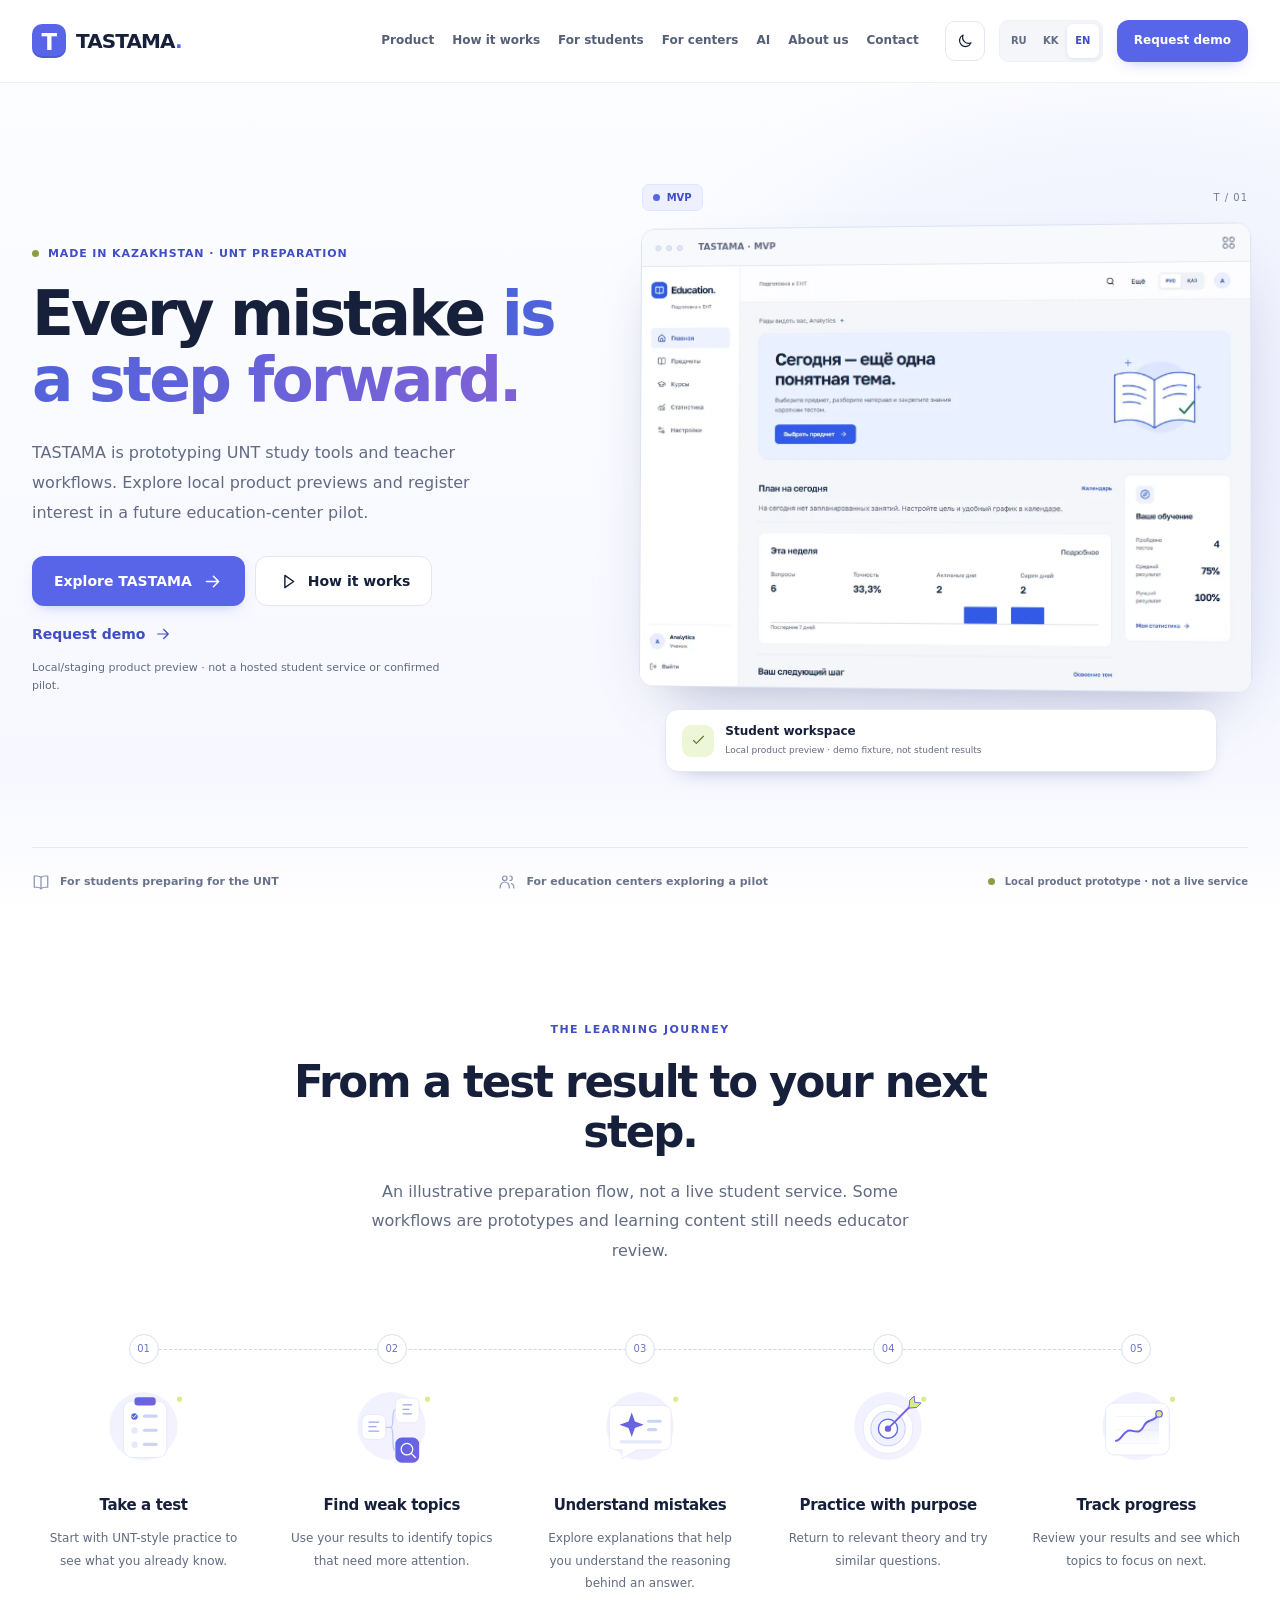
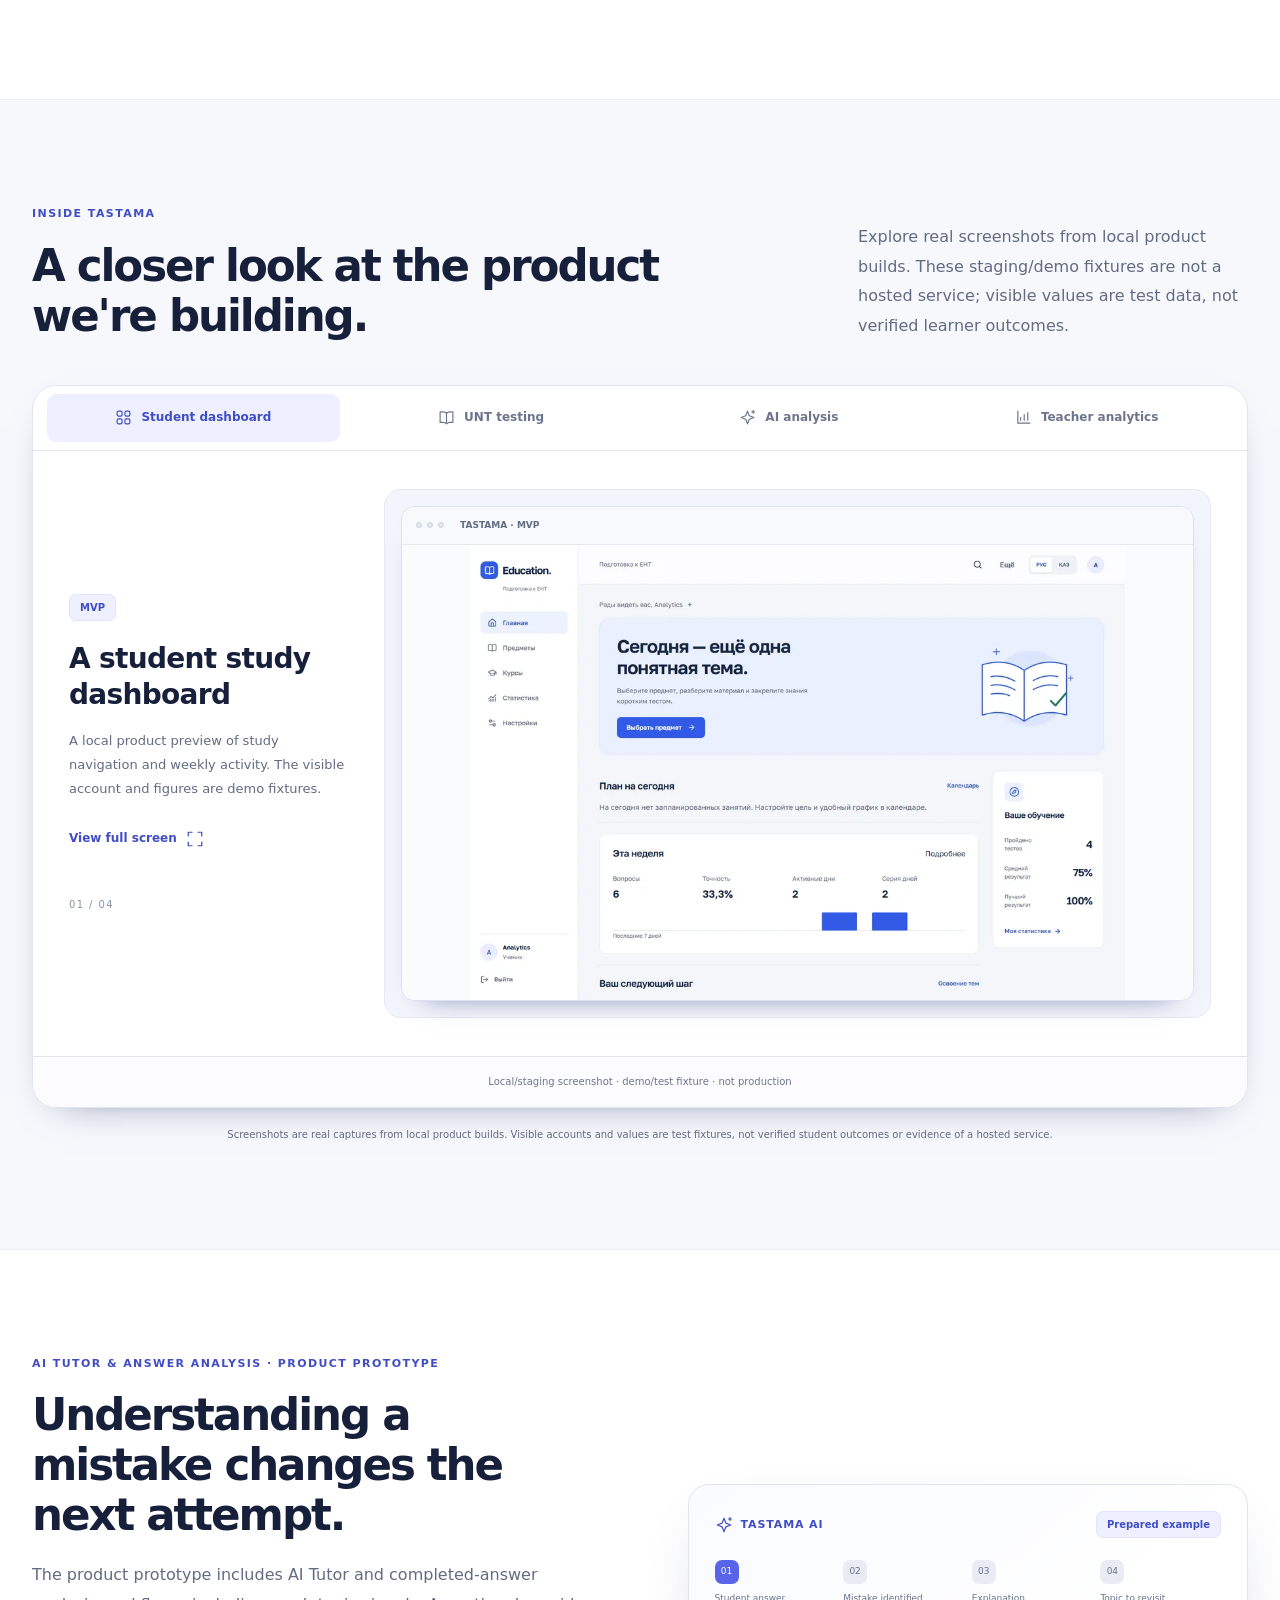
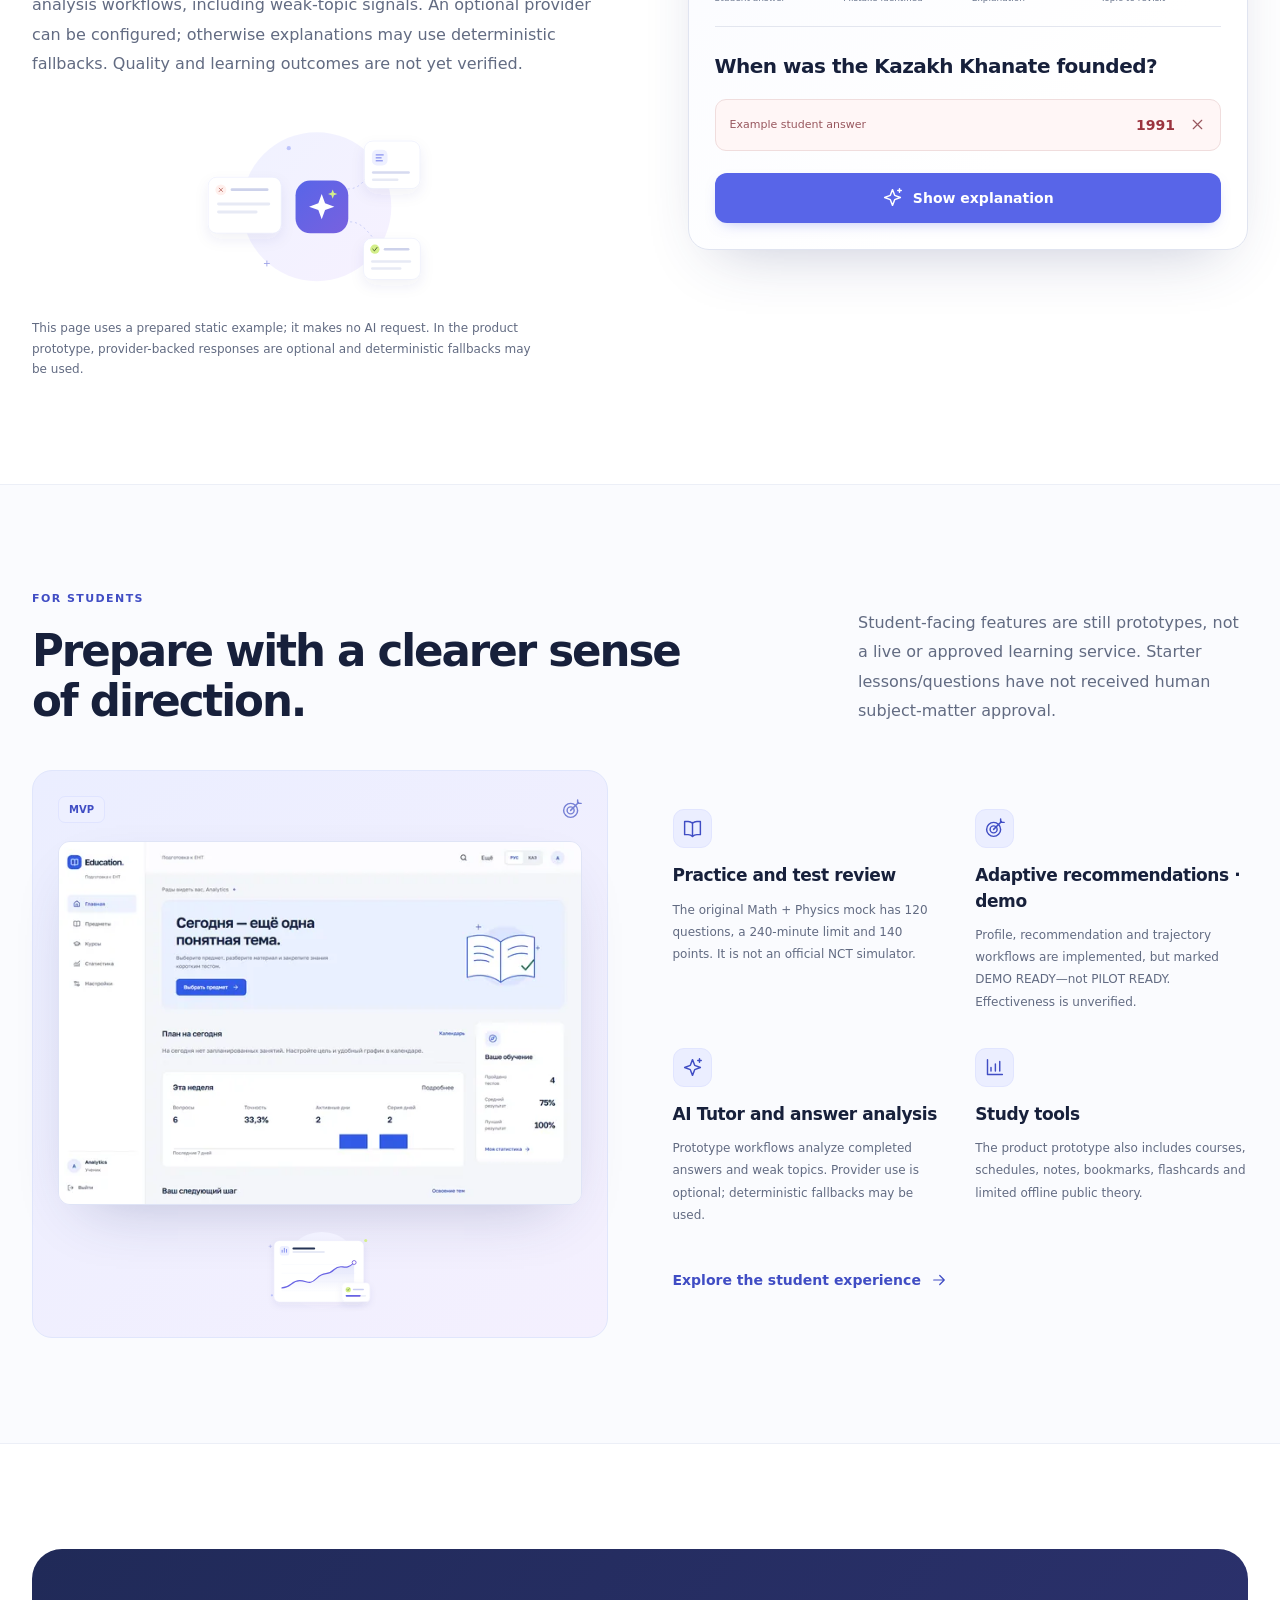
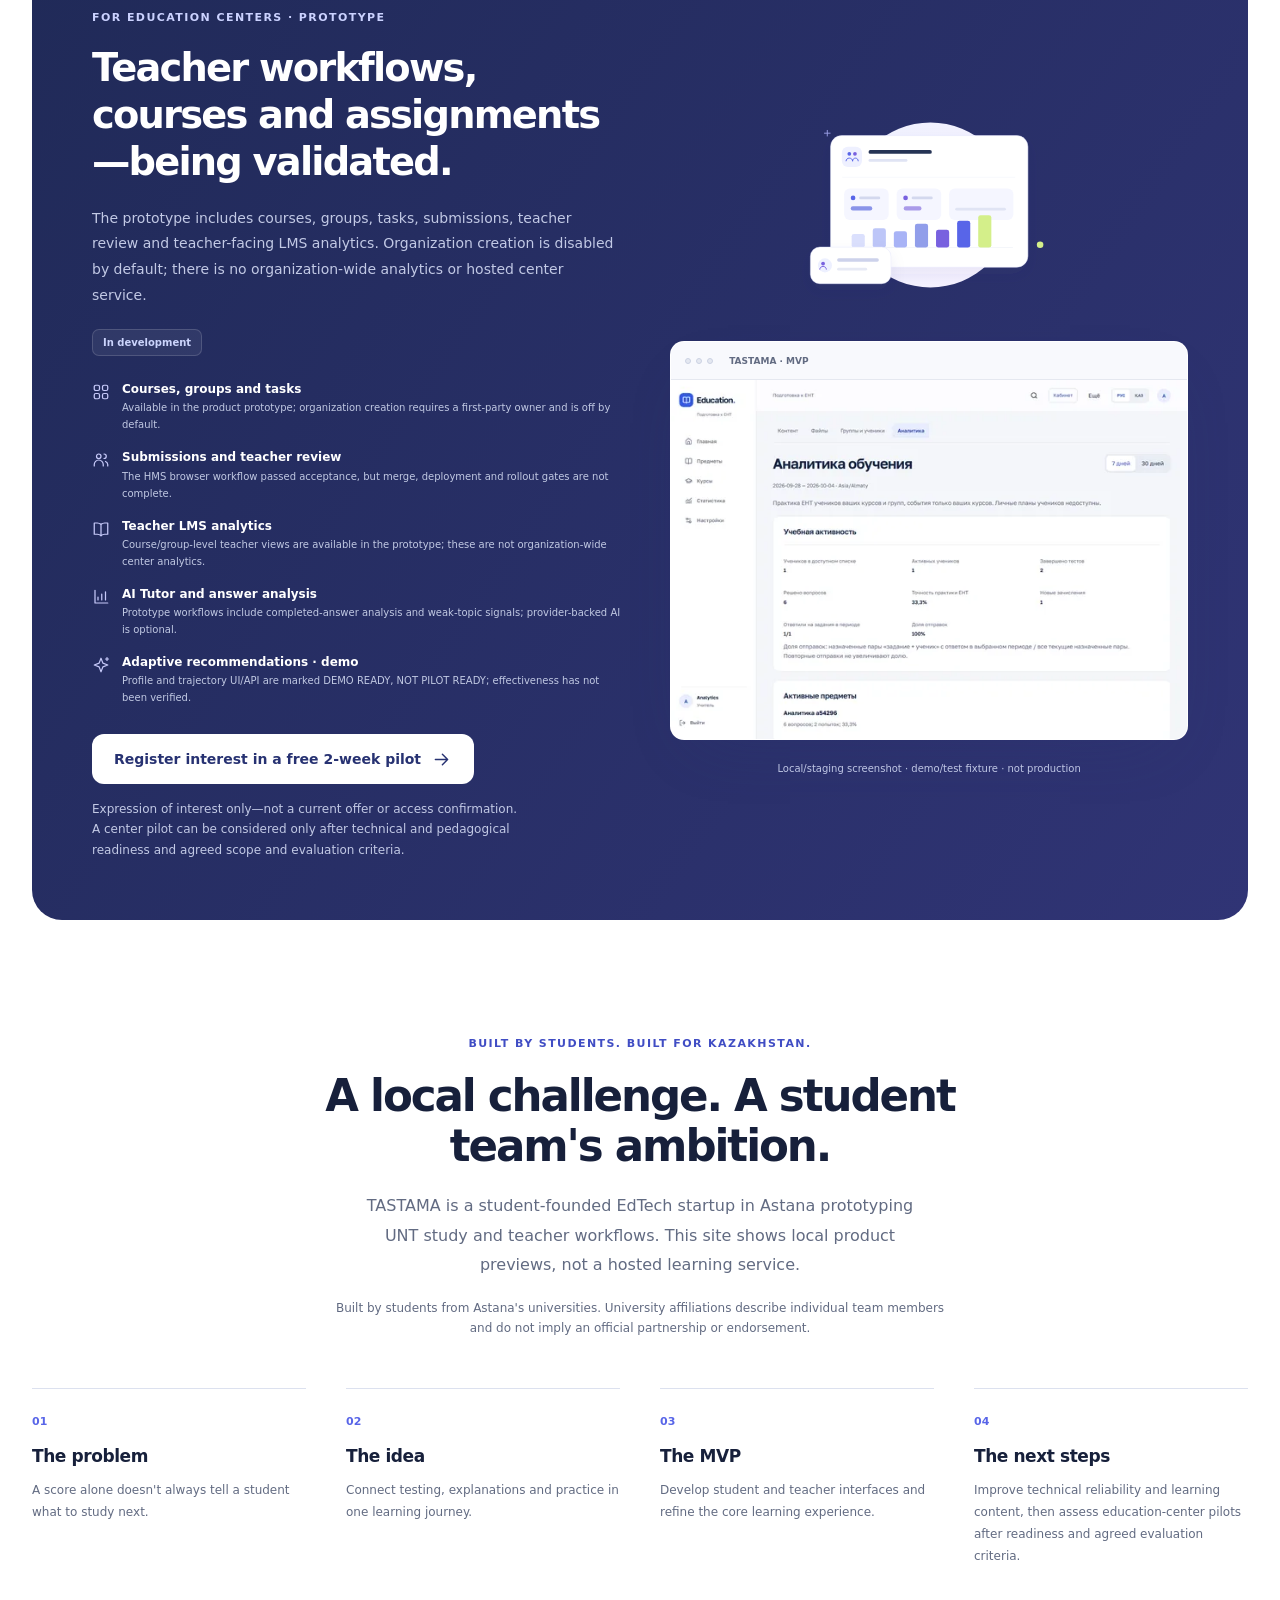
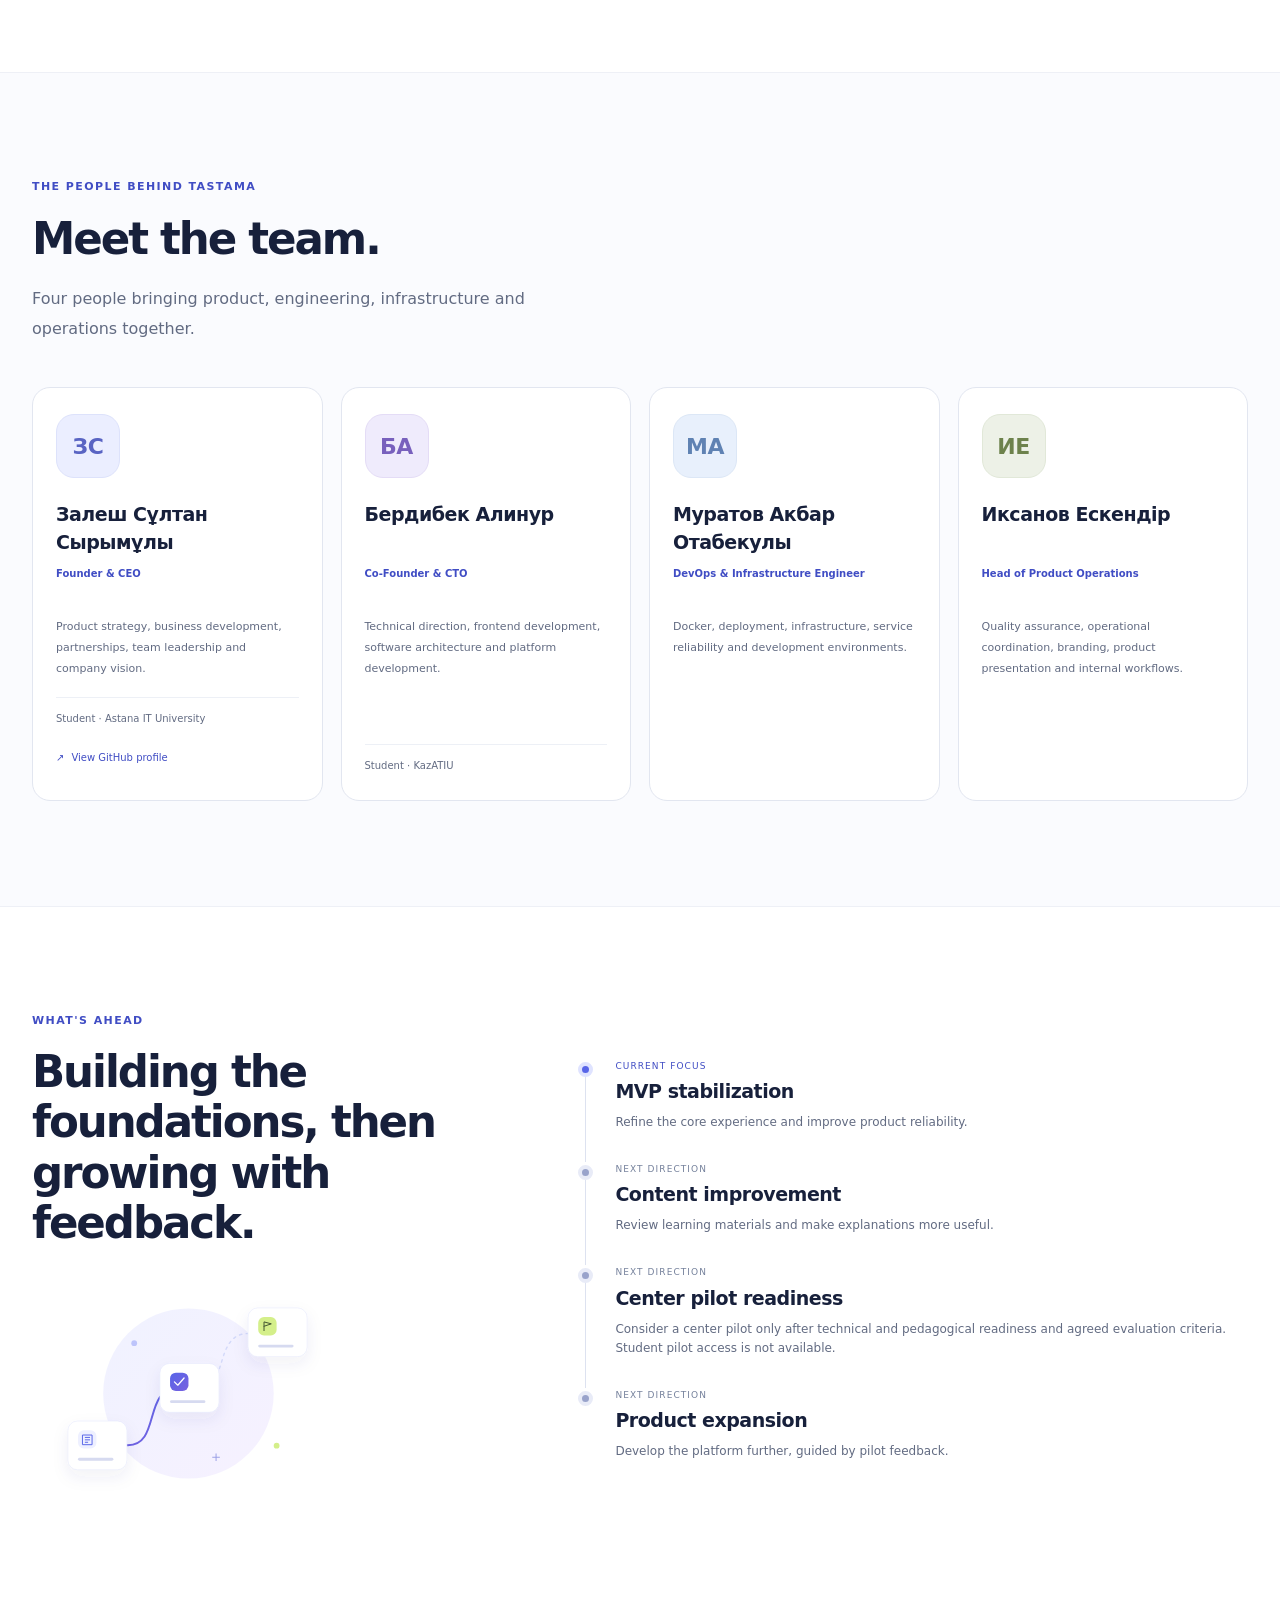
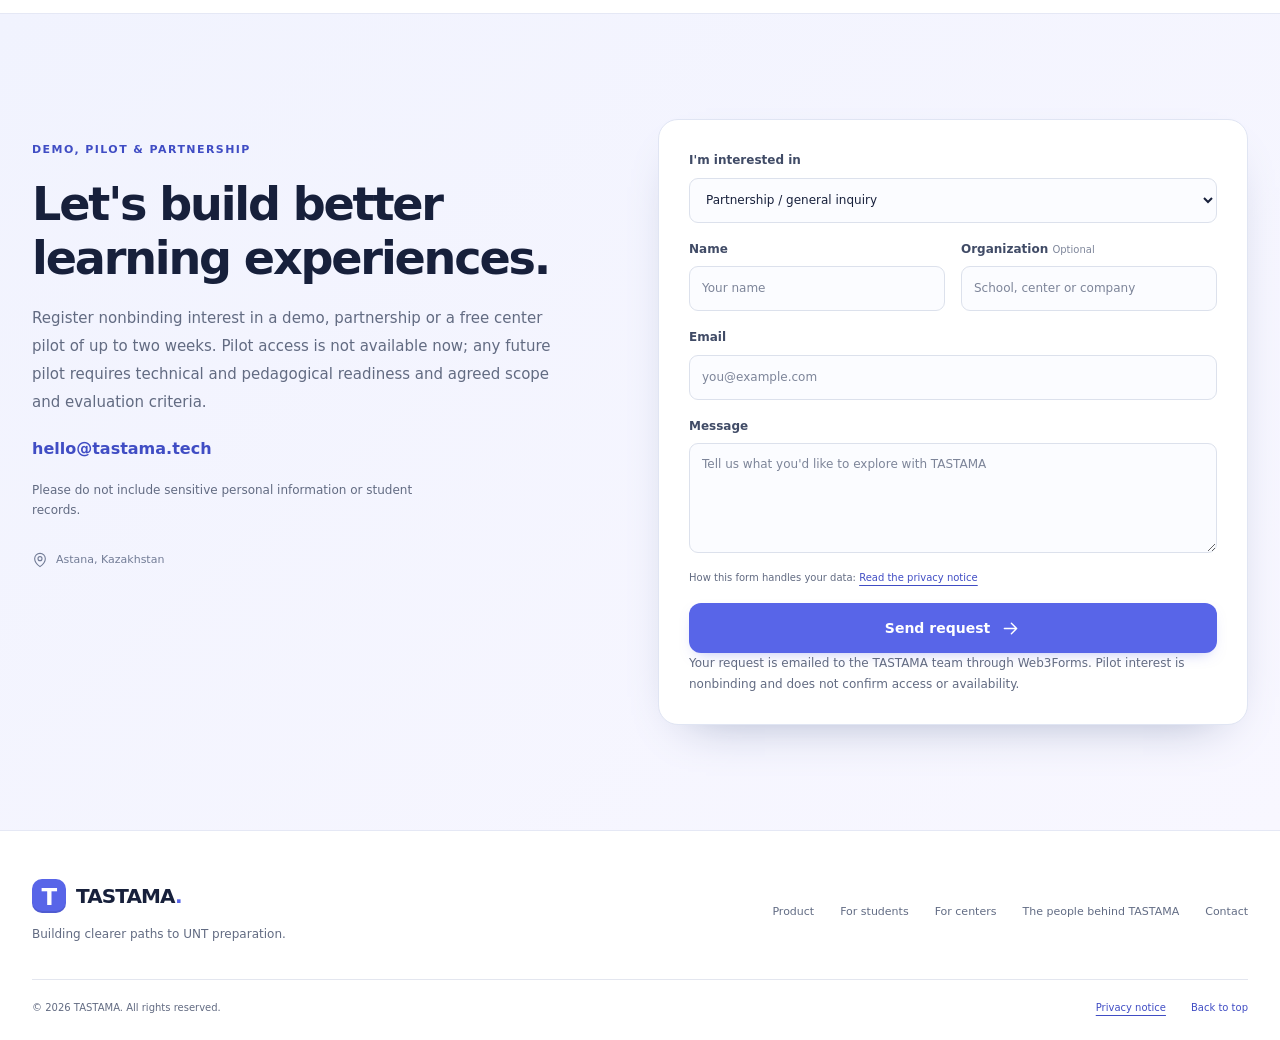
<file: index.html>
<!DOCTYPE html><html lang="en"><head>
  <meta charset="utf-8">
  <meta name="viewport" content="width=device-width, initial-scale=1">
  <title>TASTAMA — Every mistake is a step forward</title>
  <meta name="description" content="TASTAMA is prototyping UNT study and teacher tools in Kazakhstan. Explore product previews and register interest in a future education-center pilot.">
  <meta name="theme-color" content="#5865e8">
  <meta property="og:type" content="website">
  <meta property="og:site_name" content="TASTAMA">
  <meta property="og:title" content="TASTAMA — Every mistake is a step forward">
  <meta property="og:description" content="TASTAMA is prototyping UNT study and teacher tools in Kazakhstan. Explore product previews and register interest in a future education-center pilot.">
  <meta property="og:url" content="https://tastama.tech/">
  <meta property="og:locale" content="en_US">
  <meta property="og:locale:alternate" content="ru_RU">
  <meta property="og:locale:alternate" content="kk_KZ">
  <meta property="og:image" content="https://tastama.tech/assets/og-image.png">
  <meta property="og:image:width" content="1200">
  <meta property="og:image:height" content="630">
  <meta name="twitter:card" content="summary_large_image">
  <link rel="canonical" href="https://tastama.tech/">
  <link rel="alternate" hreflang="en" href="https://tastama.tech/en/">
  <link rel="alternate" hreflang="ru" href="https://tastama.tech/ru/">
  <link rel="alternate" hreflang="kk" href="https://tastama.tech/kk/">
  <link rel="alternate" hreflang="x-default" href="https://tastama.tech/">
  <link rel="icon" href="/assets/favicon.svg" type="image/svg+xml">
  <script>(function(){var t;try{localStorage.removeItem('tastama-theme');t=sessionStorage.getItem('tastama-theme')}catch(e){}if(t!=='light'&&t!=='dark')t=matchMedia('(prefers-color-scheme: dark)').matches?'dark':'light';document.documentElement.setAttribute('data-theme',t)})()</script>
  <link rel="stylesheet" href="/styles.css?v=pilot-20261109">
  <script src="/config.js?v=pilot-20261109" defer=""></script><script src="/i18n.js?v=pilot-20261109" defer=""></script><script src="/lib/site-utils.js?v=pilot-20261109" defer=""></script><script src="/script.js?v=pilot-20261109" defer=""></script>
  <script type="application/ld+json">{"@context":"https://schema.org","@type":"WebSite","name":"TASTAMA","url":"https://tastama.tech/","inLanguage":["en","ru","kk"],"about":{"@type":"Thing","name":"UNT preparation in Kazakhstan"}}</script>
<noscript><style>.menu-toggle,.theme-toggle{display:none}.mobile-menu[hidden]{display:grid!important}.product-tabs{display:none}.screen-panel[hidden]{display:block!important}.showcase-screens{display:block}.screen-panel{margin-block:16px}.screenshot-button{cursor:default}.motion-ready .reveal{opacity:1;transform:none}</style></noscript>
</head>
<body id="top">
  <a class="skip-link" href="#main" data-i18n="a11y.skip">Skip to main content</a>
  <svg class="icon-library" xmlns="http://www.w3.org/2000/svg" aria-hidden="true">
    <symbol id="i-arrow" viewBox="0 0 24 24"><path d="M5 12h14m-6-6 6 6-6 6"></path></symbol><symbol id="i-moon" viewBox="0 0 24 24"><path d="M20 14.5A8 8 0 0 1 9.5 4a8 8 0 1 0 10.5 10.5Z"></path></symbol><symbol id="i-sun" viewBox="0 0 24 24"><circle cx="12" cy="12" r="4"></circle><path d="M12 2v2m0 16v2M4.9 4.9l1.4 1.4m11.4 11.4 1.4 1.4M2 12h2m16 0h2M4.9 19.1l1.4-1.4M17.7 6.3l1.4-1.4"></path></symbol><symbol id="i-check" viewBox="0 0 24 24"><path d="m5 12 4 4L19 6"></path></symbol><symbol id="i-play" viewBox="0 0 24 24"><path d="m9 5 10 7-10 7Z"></path></symbol><symbol id="i-close" viewBox="0 0 24 24"><path d="m6 6 12 12M6 18 18 6"></path></symbol><symbol id="i-expand" viewBox="0 0 24 24"><path d="M8 3H3v5m13-5h5v5M3 16v5h5m13-5v5h-5"></path></symbol><symbol id="i-book" viewBox="0 0 24 24"><path d="M12 5v15M3 4h4c3 0 5 2 5 2s2-2 5-2h4v15h-4c-3 0-5 2-5 2s-2-2-5-2H3Z"></path></symbol><symbol id="i-chart" viewBox="0 0 24 24"><path d="M4 3v17h17M8 16v-4m5 4V8m5 8V5"></path></symbol><symbol id="i-users" viewBox="0 0 24 24"><circle cx="9" cy="7" r="3"></circle><path d="M3 20v-2a6 6 0 0 1 12 0v2m1-16a3 3 0 0 1 0 6m2 4a5 5 0 0 1 3 4v2"></path></symbol><symbol id="i-spark" viewBox="0 0 24 24"><path d="m12 3 2.5 6.5L21 12l-6.5 2.5L12 21l-2.5-6.5L3 12l6.5-2.5ZM20 2v4m-2-2h4"></path></symbol><symbol id="i-target" viewBox="0 0 24 24"><circle cx="11" cy="13" r="8"></circle><circle cx="11" cy="13" r="4"></circle><path d="m11 13 9-9m-1-3v4h4"></path></symbol><symbol id="i-grid" viewBox="0 0 24 24"><rect x="3" y="3" width="7" height="7" rx="2"></rect><rect x="14" y="3" width="7" height="7" rx="2"></rect><rect x="3" y="14" width="7" height="7" rx="2"></rect><rect x="14" y="14" width="7" height="7" rx="2"></rect></symbol><symbol id="i-mail" viewBox="0 0 24 24"><rect x="3" y="5" width="18" height="14" rx="3"></rect><path d="m3 6 9 7 9-7"></path></symbol><symbol id="i-pin" viewBox="0 0 24 24"><path d="M20 10c0 6-8 12-8 12S4 16 4 10a8 8 0 1 1 16 0Z"></path><circle cx="12" cy="10" r="3"></circle></symbol>
  </svg>
  <header class="site-header"><div class="container nav-wrap">
    <a class="brand" href="#top" data-i18n-aria="a11y.home" aria-label="TASTAMA home"><span class="brand-mark" aria-hidden="true">T</span><span>TASTAMA<span class="brand-dot" aria-hidden="true">.</span></span></a>
    <nav class="desktop-nav" data-i18n-aria="a11y.primary" aria-label="Main navigation"><a href="#product" data-i18n="nav.product">Product</a><a href="#how" data-i18n="nav.how">How it works</a><a href="#students" data-i18n="nav.students">For students</a><a href="#centers" data-i18n="nav.centers">For centers</a><a href="#ai" data-i18n="nav.ai">AI</a><a href="#about" data-i18n="nav.about">About us</a><a href="#contact" data-i18n="nav.contact">Contact</a></nav>
    <div class="nav-actions"><button class="theme-toggle" type="button" data-i18n-aria="a11y.themeDark" aria-label="Switch to dark theme"><svg class="icon i-moon" aria-hidden="true"><use href="#i-moon"></use></svg><svg class="icon i-sun" aria-hidden="true"><use href="#i-sun"></use></svg></button><div class="language-switcher" role="group" data-i18n-aria="a11y.language" aria-label="Website language"><a href="/ru/" class="lang-btn" data-lang="ru" lang="ru" aria-label="RU — Русский" aria-current="false">RU</a><a href="/kk/" class="lang-btn" data-lang="kk" lang="kk" aria-label="KK — Қазақша" aria-current="false">KK</a><a href="/en/" class="lang-btn active" data-lang="en" lang="en" aria-label="EN — English" aria-current="true">EN</a></div><a class="button button-small header-cta js-platform-link" href="#contact" data-intent="demo" data-event="request_demo" data-i18n="nav.demo">Request demo</a><button class="menu-toggle" type="button" aria-controls="mobile-menu" aria-expanded="false" data-i18n-aria="a11y.menuOpen" aria-label="Open navigation menu"><span></span><span></span></button></div>
  </div><nav class="mobile-menu" id="mobile-menu" hidden="" data-i18n-aria="a11y.primary" aria-label="Main navigation"><a href="#product" data-i18n="nav.product">Product</a><a href="#how" data-i18n="nav.how">How it works</a><a href="#students" data-i18n="nav.students">For students</a><a href="#centers" data-i18n="nav.centers">For centers</a><a href="#ai" data-i18n="nav.ai">AI</a><a href="#about" data-i18n="nav.about">About us</a><a href="#contact" data-i18n="nav.contact">Contact</a><a class="button js-platform-link" href="#contact" data-intent="demo" data-event="request_demo" data-i18n="nav.demo">Request demo</a></nav></header>
  <main id="main" tabindex="-1">
    <section class="hero" aria-labelledby="hero-title"><div class="hero-orbit" aria-hidden="true"></div><div class="container hero-grid">
      <div class="hero-copy"><p class="eyebrow hero-eyebrow"><span class="status-dot"></span><span data-i18n="hero.eyebrow">Made in Kazakhstan · UNT preparation</span></p><h1 id="hero-title"><span data-i18n="hero.title">Every mistake</span> <span class="gradient-text" data-i18n="hero.titleAccent">is a step forward.</span></h1><p class="hero-lead" data-i18n="hero.lead">TASTAMA is prototyping UNT study tools and teacher workflows. Explore local product previews and register interest in a future education-center pilot.</p><div class="hero-actions"><a class="button" href="#product" data-event="explore_product"><span data-i18n="hero.explore">Explore TASTAMA</span><svg class="icon" aria-hidden="true"><use href="#i-arrow"></use></svg></a><a class="button button-secondary" href="#how" data-event="how_it_works"><svg class="icon" aria-hidden="true"><use href="#i-play"></use></svg><span data-i18n="hero.how">How it works</span></a></div><a class="text-link js-platform-link" href="#contact" data-intent="demo" data-event="request_demo"><span data-i18n="hero.demo">Request demo</span><svg class="icon" aria-hidden="true"><use href="#i-arrow"></use></svg></a><p class="microcopy" data-i18n="hero.note">Local/staging product preview · not a hosted student service or confirmed pilot.</p></div>
      <figure class="hero-visual"><div class="visual-topline"><span class="tiny-pill"><span class="status-dot"></span><span data-i18n="common.mvp">MVP</span></span><span class="visual-index" aria-hidden="true">T / 01</span></div><div class="browser-frame hero-browser"><div class="browser-bar"><span class="browser-dots" aria-hidden="true"><i></i><i></i><i></i></span><span>TASTAMA · MVP</span><svg class="icon" aria-hidden="true"><use href="#i-grid"></use></svg></div><button class="screenshot-button" type="button" data-screen="0" data-i18n-aria="a11y.expand" aria-label="Open screenshot in full-screen view"><img src="/assets/screenshots/student-dashboard-demo-1000.webp" srcset="/assets/screenshots/student-dashboard-demo-600.webp 600w, /assets/screenshots/student-dashboard-demo-1000.webp 1000w, /assets/screenshots/student-dashboard-demo-1440.webp 1440w" sizes="(min-width:1100px) 600px, (min-width:700px) 50vw, 94vw" width="1440" height="1000" fetchpriority="high" data-i18n-alt="hero.imageAlt" alt="Student dashboard captured from a local TASTAMA product build. Visible learning statistics are demonstration data, not student outcomes."></button></div><figcaption class="hero-caption"><span class="caption-icon"><svg class="icon" aria-hidden="true"><use href="#i-check"></use></svg></span><div><strong data-i18n="hero.screenLabel">Student workspace</strong><span data-i18n="hero.screenNote">Local product preview · demo fixture, not student results</span></div></figcaption></figure>
    </div><div class="container audience-strip"><span><svg class="icon" aria-hidden="true"><use href="#i-book"></use></svg><span data-i18n="strip.students">For students preparing for the UNT</span></span><span><svg class="icon" aria-hidden="true"><use href="#i-users"></use></svg><span data-i18n="strip.centers">For education centers exploring a pilot</span></span><span class="strip-stage"><span class="status-dot"></span><span data-i18n="strip.stage">Local product prototype · not a live service</span></span></div></section>
    <section class="section how-section" id="how" aria-labelledby="how-title"><div class="container"><div class="section-heading reveal"><p class="eyebrow" data-i18n="how.eyebrow">The learning journey</p><h2 id="how-title" data-i18n="how.title">From a test result to your next step.</h2><p class="section-lead" data-i18n="how.lead">An illustrative preparation flow, not a live student service. Some workflows are prototypes and learning content still needs educator review.</p></div><ol class="steps">
      <li class="step reveal"><span class="step-index">01</span><img src="/assets/illustrations/step-test.svg" width="160" height="140" alt="" loading="lazy"><h3 data-i18n="how.s1Title">Take a test</h3><p data-i18n="how.s1Text">Start with UNT-style practice to see what you already know.</p></li><li class="step reveal"><span class="step-index">02</span><img src="/assets/illustrations/step-topics.svg" width="160" height="140" alt="" loading="lazy"><h3 data-i18n="how.s2Title">Find weak topics</h3><p data-i18n="how.s2Text">Use your results to identify topics that need more attention.</p></li><li class="step reveal"><span class="step-index">03</span><img src="/assets/illustrations/step-explain.svg" width="160" height="140" alt="" loading="lazy"><h3 data-i18n="how.s3Title">Understand mistakes</h3><p data-i18n="how.s3Text">Explore explanations that help you understand the reasoning behind an answer.</p></li><li class="step reveal"><span class="step-index">04</span><img src="/assets/illustrations/step-practice.svg" width="160" height="140" alt="" loading="lazy"><h3 data-i18n="how.s4Title">Practice with purpose</h3><p data-i18n="how.s4Text">Return to relevant theory and try similar questions.</p></li><li class="step reveal"><span class="step-index">05</span><img src="/assets/illustrations/step-progress.svg" width="160" height="140" alt="" loading="lazy"><h3 data-i18n="how.s5Title">Track progress</h3><p data-i18n="how.s5Text">Review your results and see which topics to focus on next.</p></li>
    </ol></div></section>
    <section class="section product-section" id="product" aria-labelledby="product-title"><div class="container"><div class="section-heading heading-split reveal"><div><p class="eyebrow" data-i18n="product.eyebrow">Inside TASTAMA</p><h2 id="product-title" data-i18n="product.title">A closer look at the product we're building.</h2></div><p class="section-lead" data-i18n="product.lead">Explore real screenshots from local product builds. These staging/demo fixtures are not a hosted service; visible values are test data, not verified learner outcomes.</p></div><div class="showcase reveal" data-i18n-aria="a11y.showcase" aria-label="Product screenshots"><div class="product-tabs" role="tablist" data-i18n-aria="a11y.tabs" aria-label="Choose a product screen">
      <button role="tab" type="button" id="tab-0" aria-controls="panel-0" aria-selected="true" data-tab="0"><svg class="icon" aria-hidden="true"><use href="#i-grid"></use></svg><span data-i18n="product.tab1">Student dashboard</span></button><button role="tab" type="button" id="tab-1" aria-controls="panel-1" aria-selected="false" tabindex="-1" data-tab="1"><svg class="icon" aria-hidden="true"><use href="#i-book"></use></svg><span data-i18n="product.tab2">UNT testing</span></button><button role="tab" type="button" id="tab-2" aria-controls="panel-2" aria-selected="false" tabindex="-1" data-tab="2"><svg class="icon" aria-hidden="true"><use href="#i-spark"></use></svg><span data-i18n="product.tab3">AI analysis</span></button><button role="tab" type="button" id="tab-3" aria-controls="panel-3" aria-selected="false" tabindex="-1" data-tab="3"><svg class="icon" aria-hidden="true"><use href="#i-chart"></use></svg><span data-i18n="product.tab4">Teacher analytics</span></button>
    </div><div class="showcase-body"><div class="showcase-copy"><span class="tiny-pill" data-i18n="common.mvp">MVP</span><h3 id="showcase-title" data-i18n="product.p1Title">A student study dashboard</h3><p id="showcase-description" data-i18n="product.p1Text">A local product preview of study navigation and weekly activity. The visible account and figures are demo fixtures.</p><button class="text-link" id="expand-showcase" type="button"><span data-i18n="product.expand">View full screen</span><svg class="icon" aria-hidden="true"><use href="#i-expand"></use></svg></button><span class="showcase-number" aria-hidden="true">01 / 04</span></div><div class="showcase-screens">
      <div class="screen-panel" id="panel-0" role="tabpanel" aria-labelledby="tab-0" tabindex="0"><div class="browser-frame"><div class="browser-bar"><span class="browser-dots" aria-hidden="true"><i></i><i></i><i></i></span><span>TASTAMA · MVP</span></div><button class="screenshot-button" data-screen="0" type="button" data-i18n-aria="a11y.expand" aria-label="Open screenshot in full-screen view"><img src="/assets/screenshots/student-dashboard-demo-1000.webp" srcset="/assets/screenshots/student-dashboard-demo-600.webp 600w, /assets/screenshots/student-dashboard-demo-1000.webp 1000w, /assets/screenshots/student-dashboard-demo-1440.webp 1440w" sizes="(min-width:1024px) 780px, 90vw" width="1440" height="1000" loading="lazy" data-i18n-alt="product.alt1" alt="Local TASTAMA student dashboard preview with study navigation and weekly activity; all visible account and result values are demo fixtures."></button></div></div>
      <div class="screen-panel" id="panel-1" role="tabpanel" aria-labelledby="tab-1" tabindex="0" hidden=""><div class="browser-frame"><div class="browser-bar"><span class="browser-dots" aria-hidden="true"><i></i><i></i><i></i></span><span>TASTAMA · MVP</span></div><button class="screenshot-button" data-screen="1" type="button" data-i18n-aria="a11y.expand" aria-label="Open screenshot in full-screen view"><img src="/assets/screenshots/unt-test-1000.webp" srcset="/assets/screenshots/unt-test-600.webp 600w, /assets/screenshots/unt-test-1000.webp 1000w, /assets/screenshots/unt-test-1600.webp 1600w" sizes="(min-width:1024px) 780px, 90vw" width="1200" height="900" loading="lazy" data-i18n-alt="product.alt2" alt="Prototype UNT-style practice interface, not an official NCT simulator."></button></div></div>
      <div class="screen-panel" id="panel-2" role="tabpanel" aria-labelledby="tab-2" tabindex="0" hidden=""><div class="browser-frame"><div class="browser-bar"><span class="browser-dots" aria-hidden="true"><i></i><i></i><i></i></span><span>TASTAMA · MVP</span></div><button class="screenshot-button" data-screen="2" type="button" data-i18n-aria="a11y.expand" aria-label="Open screenshot in full-screen view"><img src="/assets/screenshots/test-results-1000.webp" srcset="/assets/screenshots/test-results-600.webp 600w, /assets/screenshots/test-results-1000.webp 1000w, /assets/screenshots/test-results-1600.webp 1600w" sizes="(min-width:1024px) 780px, 90vw" width="1200" height="1240" loading="lazy" data-i18n-alt="product.alt3" alt="Archived product prototype answer review screen; it does not show a live AI response."></button></div></div>
      <div class="screen-panel" id="panel-3" role="tabpanel" aria-labelledby="tab-3" tabindex="0" hidden=""><div class="browser-frame"><div class="browser-bar"><span class="browser-dots" aria-hidden="true"><i></i><i></i><i></i></span><span>TASTAMA · MVP</span></div><button class="screenshot-button" data-screen="3" type="button" data-i18n-aria="a11y.expand" aria-label="Open screenshot in full-screen view"><img src="/assets/screenshots/teacher-lms-analytics-demo-1000.webp" srcset="/assets/screenshots/teacher-lms-analytics-demo-600.webp 600w, /assets/screenshots/teacher-lms-analytics-demo-1000.webp 1000w, /assets/screenshots/teacher-lms-analytics-demo-1440.webp 1440w" sizes="(min-width:1024px) 780px, 90vw" width="1440" height="1000" loading="lazy" data-i18n-alt="product.alt4" alt="Local teacher-facing LMS analytics screenshot for course and group activity; demo data, not organization-wide analytics."></button></div></div>
    </div></div><p class="showcase-caption" data-i18n="product.caption">Local/staging screenshot · demo/test fixture · not production</p></div><p class="asset-note" data-i18n="product.privacyNote">Screenshots are real captures from local product builds. Visible accounts and values are test fixtures, not verified student outcomes or evidence of a hosted service.</p></div></section>
    <section class="section ai-section" id="ai" aria-labelledby="ai-title"><div class="container ai-layout"><div class="ai-copy reveal"><p class="eyebrow" data-i18n="ai.eyebrow">AI Tutor &amp; answer analysis · product prototype</p><h2 id="ai-title" data-i18n="ai.title">Understanding a mistake changes the next attempt.</h2><p class="section-lead" data-i18n="ai.lead">The product prototype includes AI Tutor and completed-answer analysis workflows, including weak-topic signals. An optional provider can be configured; otherwise explanations may use deterministic fallbacks. Quality and learning outcomes are not yet verified.</p><img class="ai-illustration" src="/assets/illustrations/ai-error-analysis.svg" alt="" width="640" height="480" loading="lazy"><p class="microcopy" data-i18n="ai.note">This page uses a prepared static example; it makes no AI request. In the product prototype, provider-backed responses are optional and deterministic fallbacks may be used.</p></div><div class="ai-demo reveal"><div class="demo-topline"><span class="demo-brand"><svg class="icon" aria-hidden="true"><use href="#i-spark"></use></svg> TASTAMA AI</span><span class="tiny-pill" data-i18n="common.example">Prepared example</span></div><ol class="ai-flow"><li class="active"><span>01</span><span data-i18n="ai.step1">Student answer</span></li><li><span>02</span><span data-i18n="ai.step2">Mistake identified</span></li><li><span>03</span><span data-i18n="ai.step3">Explanation</span></li><li><span>04</span><span data-i18n="ai.step4">Topic to revisit</span></li></ol><h3 class="demo-question" data-i18n="ai.question">When was the Kazakh Khanate founded?</h3><div class="answer-card"><span data-i18n="ai.answerLabel">Example student answer</span><strong data-i18n="ai.wrong">1991</strong><svg class="icon" aria-hidden="true"><use href="#i-close"></use></svg></div><div class="ai-result" id="ai-result" hidden=""><div class="correct-answer"><svg class="icon" aria-hidden="true"><use href="#i-check"></use></svg><span data-i18n="ai.correctLabel">Correct answer</span> <span data-i18n="ai.correct">1465–1466</span></div><h4 data-i18n="ai.explainTitle">Two different historical events</h4><p data-i18n="ai.explanation">1991 refers to Kazakhstan's independence. The founding of the Kazakh Khanate is traditionally dated to 1465–1466 and associated with Kerey and Zhanibek. Separate these events on a timeline before trying again.</p><div class="topic-recommendation"><svg class="icon" aria-hidden="true"><use href="#i-book"></use></svg><div><strong data-i18n="ai.recommendTitle">What to revisit</strong><p data-i18n="ai.recommendation">The founding of the Kazakh Khanate: Kerey, Zhanibek and the historical context of the 15th century.</p></div></div><a class="demo-source" href="https://e-history.kz/en/amp/history-of-kazakhstan/show/9553" target="_blank" rel="noopener noreferrer">e-history.kz ↗</a></div><button class="button demo-reveal" id="demo-reveal" type="button" aria-expanded="false" aria-controls="ai-result"><svg class="icon" aria-hidden="true"><use href="#i-spark"></use></svg><span data-i18n="ai.reveal">Show explanation</span></button></div></div></section>
    <section class="section students-section" id="students" aria-labelledby="students-title"><div class="container"><div class="section-heading heading-split reveal"><div><p class="eyebrow" data-i18n="students.eyebrow">For students</p><h2 id="students-title" data-i18n="students.title">Prepare with a clearer sense of direction.</h2></div><p class="section-lead" data-i18n="students.lead">Student-facing features are still prototypes, not a live or approved learning service. Starter lessons/questions have not received human subject-matter approval.</p></div><div class="student-grid"><div class="student-visual reveal"><div class="student-visual-head"><span class="tiny-pill" data-i18n="common.mvp">MVP</span><svg class="icon" aria-hidden="true"><use href="#i-target"></use></svg></div><img src="/assets/screenshots/student-dashboard-demo-1000.webp" srcset="/assets/screenshots/student-dashboard-demo-600.webp 600w, /assets/screenshots/student-dashboard-demo-1000.webp 1000w, /assets/screenshots/student-dashboard-demo-1440.webp 1440w" sizes="(min-width:1024px) 550px, 90vw" width="1440" height="1000" loading="lazy" data-i18n-alt="students.imageAlt" alt="Student dashboard screenshot from a local product build; visible figures are test fixtures."><img class="progress-art" src="/assets/illustrations/student-progress.svg" width="640" height="480" loading="lazy" alt=""></div><div class="benefit-grid">
      <article class="benefit reveal"><span class="icon-tile"><svg class="icon" aria-hidden="true"><use href="#i-book"></use></svg></span><h3 data-i18n="students.f1Title">Practice and test review</h3><p data-i18n="students.f1Text">The original Math + Physics mock has 120 questions, a 240-minute limit and 140 points. It is not an official NCT simulator.</p></article><article class="benefit reveal"><span class="icon-tile"><svg class="icon" aria-hidden="true"><use href="#i-target"></use></svg></span><h3 data-i18n="students.f2Title">Adaptive recommendations · demo</h3><p data-i18n="students.f2Text">Profile, recommendation and trajectory workflows are implemented, but marked DEMO READY—not PILOT READY. Effectiveness is unverified.</p></article><article class="benefit reveal"><span class="icon-tile"><svg class="icon" aria-hidden="true"><use href="#i-spark"></use></svg></span><h3 data-i18n="students.f3Title">AI Tutor and answer analysis</h3><p data-i18n="students.f3Text">Prototype workflows analyze completed answers and weak topics. Provider use is optional; deterministic fallbacks may be used.</p></article><article class="benefit reveal"><span class="icon-tile"><svg class="icon" aria-hidden="true"><use href="#i-chart"></use></svg></span><h3 data-i18n="students.f4Title">Study tools</h3><p data-i18n="students.f4Text">The product prototype also includes courses, schedules, notes, bookmarks, flashcards and limited offline public theory.</p></article><a class="text-link" href="#product" data-event="students_showcase"><span data-i18n="students.cta">Explore the student experience</span><svg class="icon" aria-hidden="true"><use href="#i-arrow"></use></svg></a>
    </div></div></div></section>
    <section class="section centers-section" id="centers" aria-labelledby="centers-title"><div class="container centers-shell"><div class="centers-copy reveal"><p class="eyebrow" data-i18n="centers.eyebrow">For education centers · prototype</p><h2 id="centers-title" data-i18n="centers.title">Teacher workflows, courses and assignments—being validated.</h2><p class="section-lead" data-i18n="centers.lead">The prototype includes courses, groups, tasks, submissions, teacher review and teacher-facing LMS analytics. Organization creation is disabled by default; there is no organization-wide analytics or hosted center service.</p><span class="tiny-pill dark-pill" data-i18n="common.development">In development</span><ul class="center-features">
      <li><svg class="icon" aria-hidden="true"><use href="#i-grid"></use></svg><div><strong data-i18n="centers.f1Title">Courses, groups and tasks</strong><span data-i18n="centers.f1Text">Available in the product prototype; organization creation requires a first-party owner and is off by default.</span></div></li><li><svg class="icon" aria-hidden="true"><use href="#i-users"></use></svg><div><strong data-i18n="centers.f2Title">Submissions and teacher review</strong><span data-i18n="centers.f2Text">The HMS browser workflow passed acceptance, but merge, deployment and rollout gates are not complete.</span></div></li><li><svg class="icon" aria-hidden="true"><use href="#i-book"></use></svg><div><strong data-i18n="centers.f3Title">Teacher LMS analytics</strong><span data-i18n="centers.f3Text">Course/group-level teacher views are available in the prototype; these are not organization-wide center analytics.</span></div></li><li><svg class="icon" aria-hidden="true"><use href="#i-chart"></use></svg><div><strong data-i18n="centers.f4Title">AI Tutor and answer analysis</strong><span data-i18n="centers.f4Text">Prototype workflows include completed-answer analysis and weak-topic signals; provider-backed AI is optional.</span></div></li><li><svg class="icon" aria-hidden="true"><use href="#i-spark"></use></svg><div><strong data-i18n="centers.f5Title">Adaptive recommendations · demo</strong><span data-i18n="centers.f5Text">Profile and trajectory UI/API are marked DEMO READY, NOT PILOT READY; effectiveness has not been verified.</span></div></li>
    </ul><a class="button button-light" href="#contact" data-intent="pilot" data-event="pilot_application"><span data-i18n="centers.cta">Register interest in a free 2-week pilot</span><svg class="icon" aria-hidden="true"><use href="#i-arrow"></use></svg></a><p class="microcopy" data-i18n="centers.note">Expression of interest only—not a current offer or access confirmation. A center pilot can be considered only after technical and pedagogical readiness and agreed scope and evaluation criteria.</p></div><div class="centers-visual reveal"><img src="/assets/illustrations/teacher-analytics.svg" width="640" height="480" loading="lazy" alt=""><div class="browser-frame"><div class="browser-bar"><span class="browser-dots" aria-hidden="true"><i></i><i></i><i></i></span><span>TASTAMA · MVP</span></div><button class="screenshot-button" type="button" data-screen="3" data-i18n-aria="a11y.expand" aria-label="Open screenshot in full-screen view"><img src="/assets/screenshots/teacher-lms-analytics-demo-1000.webp" srcset="/assets/screenshots/teacher-lms-analytics-demo-600.webp 600w, /assets/screenshots/teacher-lms-analytics-demo-1000.webp 1000w, /assets/screenshots/teacher-lms-analytics-demo-1440.webp 1440w" sizes="(min-width:1024px) 580px, 90vw" width="1440" height="1000" loading="lazy" data-i18n-alt="centers.imageAlt" alt="Local teacher-facing LMS analytics screenshot with demo data; not organization-wide analytics and not a production service."></button></div><p data-i18n="product.caption">Local/staging screenshot · demo/test fixture · not production</p></div></div></section>
    <section class="section about-section" id="about" aria-labelledby="about-title"><div class="container"><div class="about-heading reveal"><p class="eyebrow" data-i18n="about.eyebrow">Built by students. Built for Kazakhstan.</p><h2 id="about-title" data-i18n="about.title">A local challenge. A student team's ambition.</h2><p class="section-lead" data-i18n="about.lead">TASTAMA is a student-founded EdTech startup in Astana prototyping UNT study and teacher workflows. This site shows local product previews, not a hosted learning service.</p><p class="microcopy" data-i18n="about.universityNote">Built by students from Astana's universities. University affiliations describe individual team members and do not imply an official partnership or endorsement.</p></div><ol class="story-line"><li class="reveal"><span>01</span><h3 data-i18n="about.s1Title">The problem</h3><p data-i18n="about.s1Text">A score alone doesn't always tell a student what to study next.</p></li><li class="reveal"><span>02</span><h3 data-i18n="about.s2Title">The idea</h3><p data-i18n="about.s2Text">Connect testing, explanations and practice in one learning journey.</p></li><li class="reveal"><span>03</span><h3 data-i18n="about.s3Title">The MVP</h3><p data-i18n="about.s3Text">Develop student and teacher interfaces and refine the core learning experience.</p></li><li class="reveal"><span>04</span><h3 data-i18n="about.s4Title">The next steps</h3><p data-i18n="about.s4Text">Improve technical reliability and learning content, then assess education-center pilots after readiness and agreed evaluation criteria.</p></li></ol></div></section>
    <section class="section team-section" id="team" aria-labelledby="team-title"><div class="container"><div class="section-heading reveal"><p class="eyebrow" data-i18n="team.eyebrow">The people behind TASTAMA</p><h2 id="team-title" data-i18n="team.title">Meet the team.</h2><p class="section-lead" data-i18n="team.lead">Four people bringing product, engineering, infrastructure and operations together.</p></div><div class="team-grid" id="team-grid">
      <article class="team-card reveal"><div class="team-avatar" aria-hidden="true">ЗС</div><h3>Залеш Сұлтан Сырымұлы</h3><p class="team-role" data-i18n="team.role1">Founder &amp; CEO</p><p class="team-bio" data-i18n="team.bio1">Product strategy, business development, partnerships, team leadership and company vision.</p><p class="team-university" data-i18n="team.university1">Student · Astana IT University</p><a class="team-social" href="https://github.com/ZaleshSultan" target="_blank" rel="noopener noreferrer"><span aria-hidden="true">↗</span><span data-i18n="team.github">View GitHub profile</span></a></article><article class="team-card reveal"><div class="team-avatar avatar-two" aria-hidden="true">БА</div><h3>Бердибек Алинур</h3><p class="team-role" data-i18n="team.role2">Co-Founder &amp; CTO</p><p class="team-bio" data-i18n="team.bio2">Technical direction, frontend development, software architecture and platform development.</p><p class="team-university" data-i18n="team.university2">Student · KazATIU</p></article><article class="team-card reveal"><div class="team-avatar avatar-three" aria-hidden="true">МА</div><h3>Муратов Акбар Отабекулы</h3><p class="team-role" data-i18n="team.role3">DevOps &amp; Infrastructure Engineer</p><p class="team-bio" data-i18n="team.bio3">Docker, deployment, infrastructure, service reliability and development environments.</p></article><article class="team-card reveal"><div class="team-avatar avatar-four" aria-hidden="true">ИЕ</div><h3>Иксанов Ескендір</h3><p class="team-role" data-i18n="team.role4">Head of Product Operations</p><p class="team-bio" data-i18n="team.bio4">Quality assurance, operational coordination, branding, product presentation and internal workflows.</p></article>
    </div></div></section>
    <section class="section roadmap-section" id="roadmap" aria-labelledby="roadmap-title"><div class="container roadmap-layout"><div class="reveal"><p class="eyebrow" data-i18n="roadmap.eyebrow">What's ahead</p><h2 id="roadmap-title" data-i18n="roadmap.title">Building the foundations, then growing with feedback.</h2><img src="/assets/illustrations/study-roadmap.svg" width="640" height="480" alt="" loading="lazy"></div><ol class="roadmap"><li class="reveal"><span class="roadmap-dot"></span><div><span class="roadmap-status" data-i18n="roadmap.current">Current focus</span><h3 data-i18n="roadmap.s1Title">MVP stabilization</h3><p data-i18n="roadmap.s1Text">Refine the core experience and improve product reliability.</p></div></li><li class="reveal"><span class="roadmap-dot"></span><div><span class="roadmap-status" data-i18n="roadmap.next">Next direction</span><h3 data-i18n="roadmap.s2Title">Content improvement</h3><p data-i18n="roadmap.s2Text">Review learning materials and make explanations more useful.</p></div></li><li class="reveal"><span class="roadmap-dot"></span><div><span class="roadmap-status" data-i18n="roadmap.next">Next direction</span><h3 data-i18n="roadmap.s3Title">Center pilot readiness</h3><p data-i18n="roadmap.s3Text">Consider a center pilot only after technical and pedagogical readiness and agreed evaluation criteria. Student pilot access is not available.</p></div></li><li class="reveal"><span class="roadmap-dot"></span><div><span class="roadmap-status" data-i18n="roadmap.next">Next direction</span><h3 data-i18n="roadmap.s4Title">Product expansion</h3><p data-i18n="roadmap.s4Text">Develop the platform further, guided by pilot feedback.</p></div></li></ol></div></section>
    <section class="section contact-section" id="contact" aria-labelledby="contact-title"><div class="container contact-layout"><div class="contact-copy reveal"><p class="eyebrow" data-i18n="contact.eyebrow">Demo, pilot &amp; partnership</p><h2 id="contact-title" data-i18n="contact.title">Let's build better learning experiences.</h2><p class="section-lead" data-i18n="contact.lead">Register nonbinding interest in a demo, partnership or a free center pilot of up to two weeks. Pilot access is not available now; any future pilot requires technical and pedagogical readiness and agreed scope and evaluation criteria.</p><div class="contact-notice" id="contact-notice"><svg class="icon" aria-hidden="true"><use href="#i-mail"></use></svg><p data-i18n="contact.notice">Sending is not connected yet. This form prepares a draft; it does not submit your request to TASTAMA.</p></div><a class="verified-email" id="verified-email" hidden=""></a><p class="microcopy" data-i18n="contact.noSensitive">Please do not include sensitive personal information or student records.</p><span class="contact-location"><svg class="icon" aria-hidden="true"><use href="#i-pin"></use></svg><span data-i18n="footer.location">Astana, Kazakhstan</span></span></div><form class="contact-form reveal" id="contact-form" novalidate=""><fieldset id="contact-fields" disabled="">
      <div class="form-field"><label for="contact-intent" data-i18n="contact.intentLabel">I'm interested in</label><select id="contact-intent" name="intent"><option value="general" data-i18n="contact.intentGeneral">Partnership / general inquiry</option><option value="demo" data-i18n="contact.intentDemo">Product demo</option><option value="pilot" data-i18n="contact.intentPilot">Free center pilot up to 2 weeks · expression of interest</option></select></div><div class="form-row"><div class="form-field"><label for="contact-name" data-i18n="contact.name">Name</label><input id="contact-name" name="name" type="text" autocomplete="name" required="" minlength="2" maxlength="100" data-i18n-placeholder="contact.namePlaceholder" placeholder="Your name" aria-describedby="error-name"><span class="field-error" id="error-name"></span></div><div class="form-field"><label for="contact-organization"><span data-i18n="contact.organization">Organization</span> <span class="optional" data-i18n="contact.optional">Optional</span></label><input id="contact-organization" name="organization" type="text" autocomplete="organization" maxlength="160" data-i18n-placeholder="contact.organizationPlaceholder" placeholder="School, center or company" aria-describedby="error-organization"><span class="field-error" id="error-organization"></span></div></div><div class="form-field"><label for="contact-email" data-i18n="contact.email">Email</label><input id="contact-email" name="email" type="email" autocomplete="email" required="" maxlength="254" data-i18n-placeholder="contact.emailPlaceholder" placeholder="you@example.com" aria-describedby="error-email"><span class="field-error" id="error-email"></span></div><div class="form-field"><label for="contact-message" data-i18n="contact.message">Message</label><textarea id="contact-message" name="message" rows="4" required="" minlength="10" maxlength="3000" data-i18n-placeholder="contact.messagePlaceholder" placeholder="Tell us what you'd like to explore with TASTAMA" aria-describedby="error-message"></textarea><span class="field-error" id="error-message"></span></div><div class="honeypot" aria-hidden="true"><label for="contact-website">Website</label><input id="contact-website" name="website" type="text" tabindex="-1" autocomplete="off"></div><p class="form-privacy"><span data-i18n="contact.privacyIntro">How this form handles your data:</span> <button type="button" class="inline-link" data-open-privacy="" data-i18n="contact.privacyLink">Read the privacy notice</button></p><button class="button form-submit" type="submit"><span data-i18n="contact.submit">Prepare request</span><svg class="icon" aria-hidden="true"><use href="#i-arrow"></use></svg></button><p class="form-status" id="form-status" role="status" aria-live="polite"></p><div class="draft-result" id="draft-result" hidden=""><textarea id="request-draft" rows="6" readonly="" data-i18n-aria="contact.draftLabel" aria-label="Request draft — not sent"></textarea><div class="draft-actions"><button class="button button-secondary" id="copy-draft" type="button" data-i18n="contact.copy">Copy draft</button><button class="button button-secondary" id="download-draft" type="button" data-i18n="contact.download">Download draft</button><a class="button" id="mailto-draft" hidden="" data-i18n="contact.openEmail">Open email draft</a></div></div><p class="microcopy" data-i18n="contact.dataNote">Your draft stays in this page until you copy, download or open it in an email app. The form does not automatically send or store it on a server.</p><noscript><p data-i18n="contact.noScript">Enable JavaScript to prepare a local draft. Nothing is sent automatically.</p></noscript></fieldset>
    </form></div></section>
  </main>
  <footer class="site-footer"><div class="container footer-top"><div><a class="brand" href="#top" data-i18n-aria="a11y.home" aria-label="TASTAMA home"><span class="brand-mark" aria-hidden="true">T</span><span>TASTAMA<span class="brand-dot" aria-hidden="true">.</span></span></a><p data-i18n="footer.tagline">Building clearer paths to UNT preparation.</p></div><nav data-i18n-aria="a11y.footer" aria-label="Footer navigation"><a href="#product" data-i18n="nav.product">Product</a><a href="#students" data-i18n="nav.students">For students</a><a href="#centers" data-i18n="nav.centers">For centers</a><a href="#team" data-i18n="team.eyebrow">The people behind TASTAMA</a><a href="#contact" data-i18n="nav.contact">Contact</a></nav></div><div class="container footer-bottom"><span>© <span id="year">2026</span> TASTAMA. <span data-i18n="footer.copyright">All rights reserved.</span></span><button type="button" class="inline-link" data-open-privacy="" data-i18n="footer.privacy">Privacy notice</button><a href="#top" data-i18n="footer.top">Back to top</a></div></footer>
  <dialog class="image-dialog" id="image-dialog" aria-labelledby="image-title"><div class="image-dialog-toolbar"><h2 id="image-title">TASTAMA · MVP</h2><button type="button" class="icon-button" data-close-dialog="" data-i18n-aria="a11y.close" aria-label="Close dialog"><svg class="icon" aria-hidden="true"><use href="#i-close"></use></svg></button></div><div class="image-dialog-content"><img id="dialog-image" alt=""></div><div class="image-dialog-bottom"><button type="button" class="icon-button" id="previous-screen" data-i18n-aria="a11y.previous" aria-label="Previous screenshot"><svg class="icon" aria-hidden="true"><use href="#i-arrow"></use></svg></button><p data-i18n="product.caption">Local/staging screenshot · demo/test fixture · not production</p><button type="button" class="icon-button" id="next-screen" data-i18n-aria="a11y.next" aria-label="Next screenshot"><svg class="icon" aria-hidden="true"><use href="#i-arrow"></use></svg></button></div></dialog>
  <dialog class="privacy-dialog" id="privacy-dialog" aria-labelledby="privacy-title"><div class="privacy-toolbar"><h2 id="privacy-title" data-i18n="privacy.title">Privacy notice</h2><button type="button" class="icon-button" data-close-dialog="" data-i18n-aria="privacy.close" aria-label="Close privacy notice"><svg class="icon" aria-hidden="true"><use href="#i-close"></use></svg></button></div><p data-i18n="privacy.intro">This notice describes how this public TASTAMA website handles information. It covers the marketing website, not the learning platform.</p><h3 data-i18n="privacy.websiteTitle">Using the website</h3><p data-i18n="privacy.websiteText">You can explore the website without an account. This website does not ask for student records, test responses or payment information.</p><h3 data-i18n="privacy.formTitle">Contact drafts</h3><p data-i18n="privacy.formText">The contact form prepares a draft in your browser. Automatic sending is not connected. Copying or downloading a draft saves it where you choose. If a verified email address is configured later, the form can open a draft in your email app; you decide whether to send it.</p><h3 data-i18n="privacy.storageTitle">Browser storage</h3><p data-i18n="privacy.storageText">The website stores your chosen language in your browser's local storage, where available. Form drafts are not saved in local storage. You can remove the language preference by clearing this website's browser data.</p><h3 data-i18n="privacy.analyticsTitle">Analytics</h3><p data-i18n="privacy.analyticsText">No third-party analytics or tracking cookies are included. Interaction events are prepared locally for future integration and are not transmitted to an analytics service.</p><h3 data-i18n="privacy.hostingTitle">Hosting</h3><p data-i18n="privacy.hostingText">Your browser requests this page and its assets from the website's host. The host can process technical request data, including an IP address, under its own policies.</p><h3 data-i18n="privacy.contactTitle">Contact channel</h3><p id="privacy-contact" data-i18n="privacy.contactText">A corporate contact email has not yet been verified. The website will connect a contact channel after it has been checked. Until then, prepared drafts are not delivered to the team.</p><button class="button" type="button" data-close-dialog="" data-i18n="privacy.close">Close privacy notice</button></dialog>


</body></html>
</file>
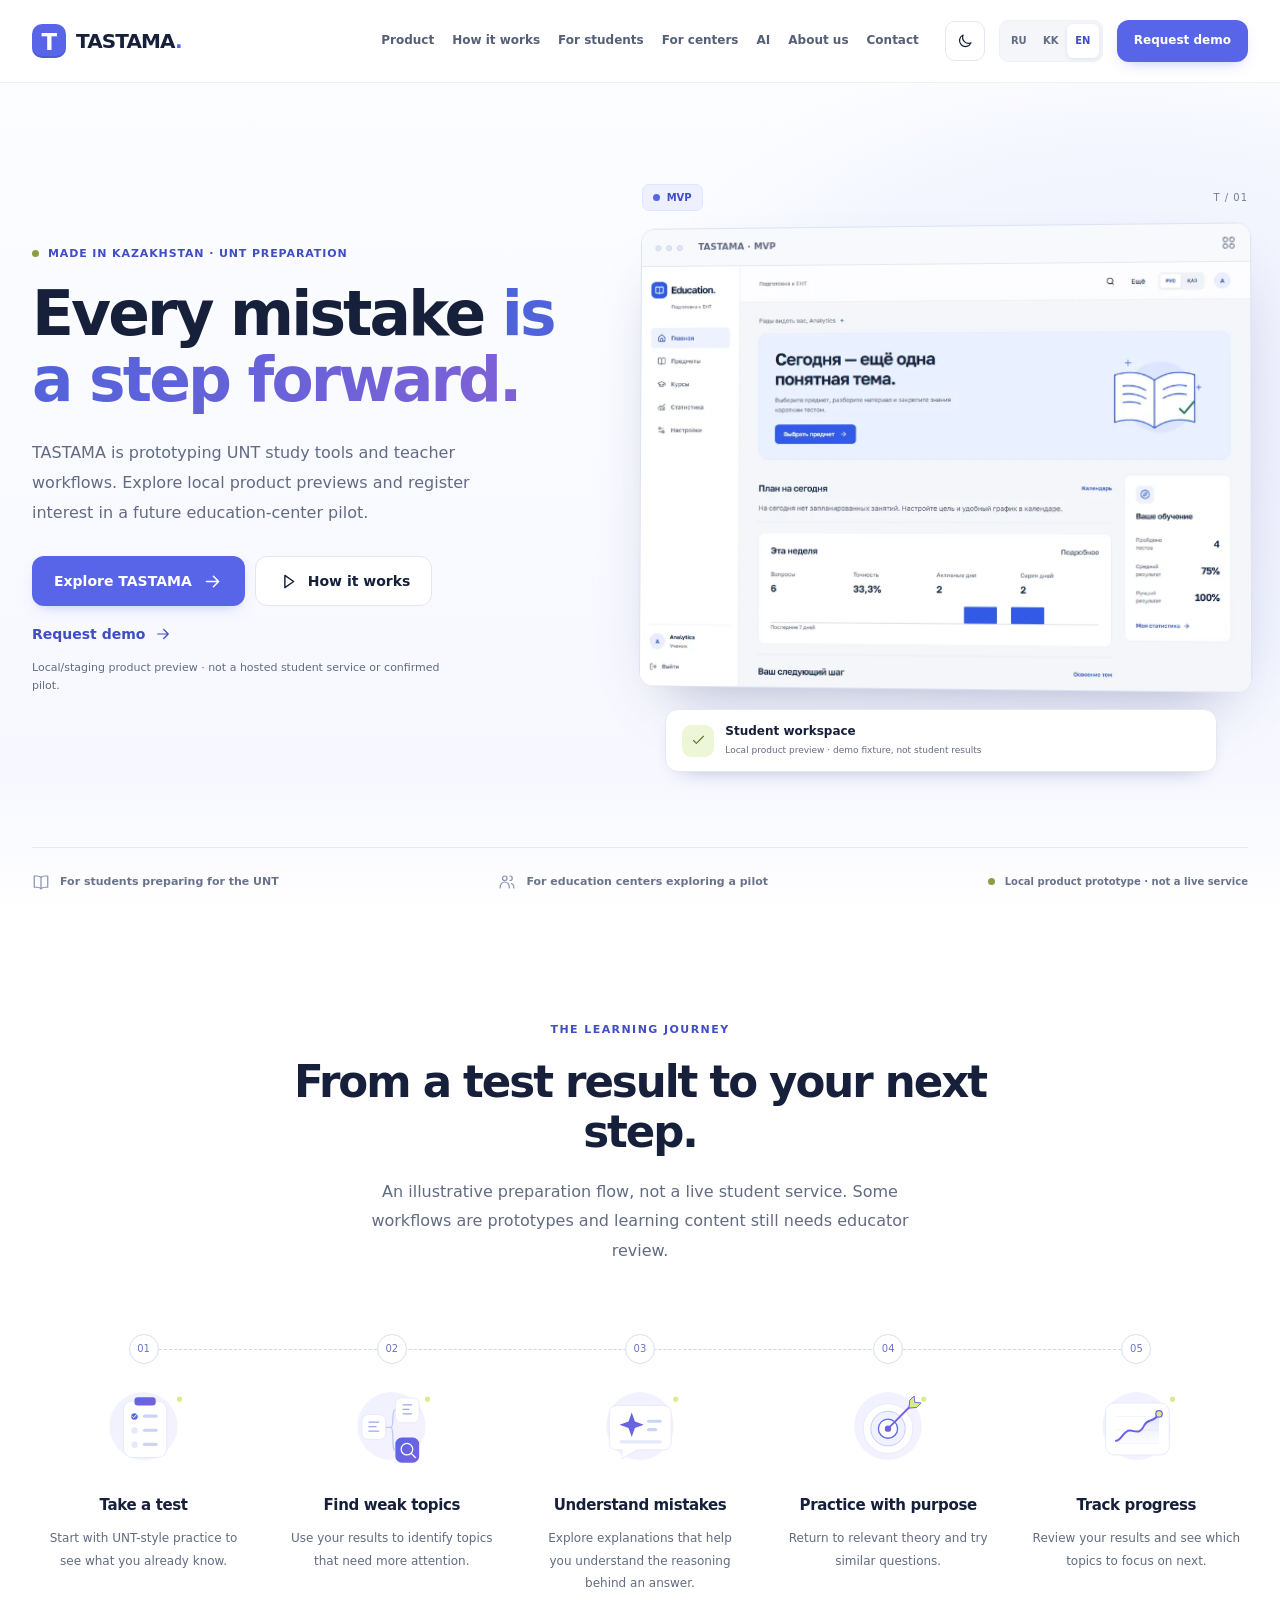
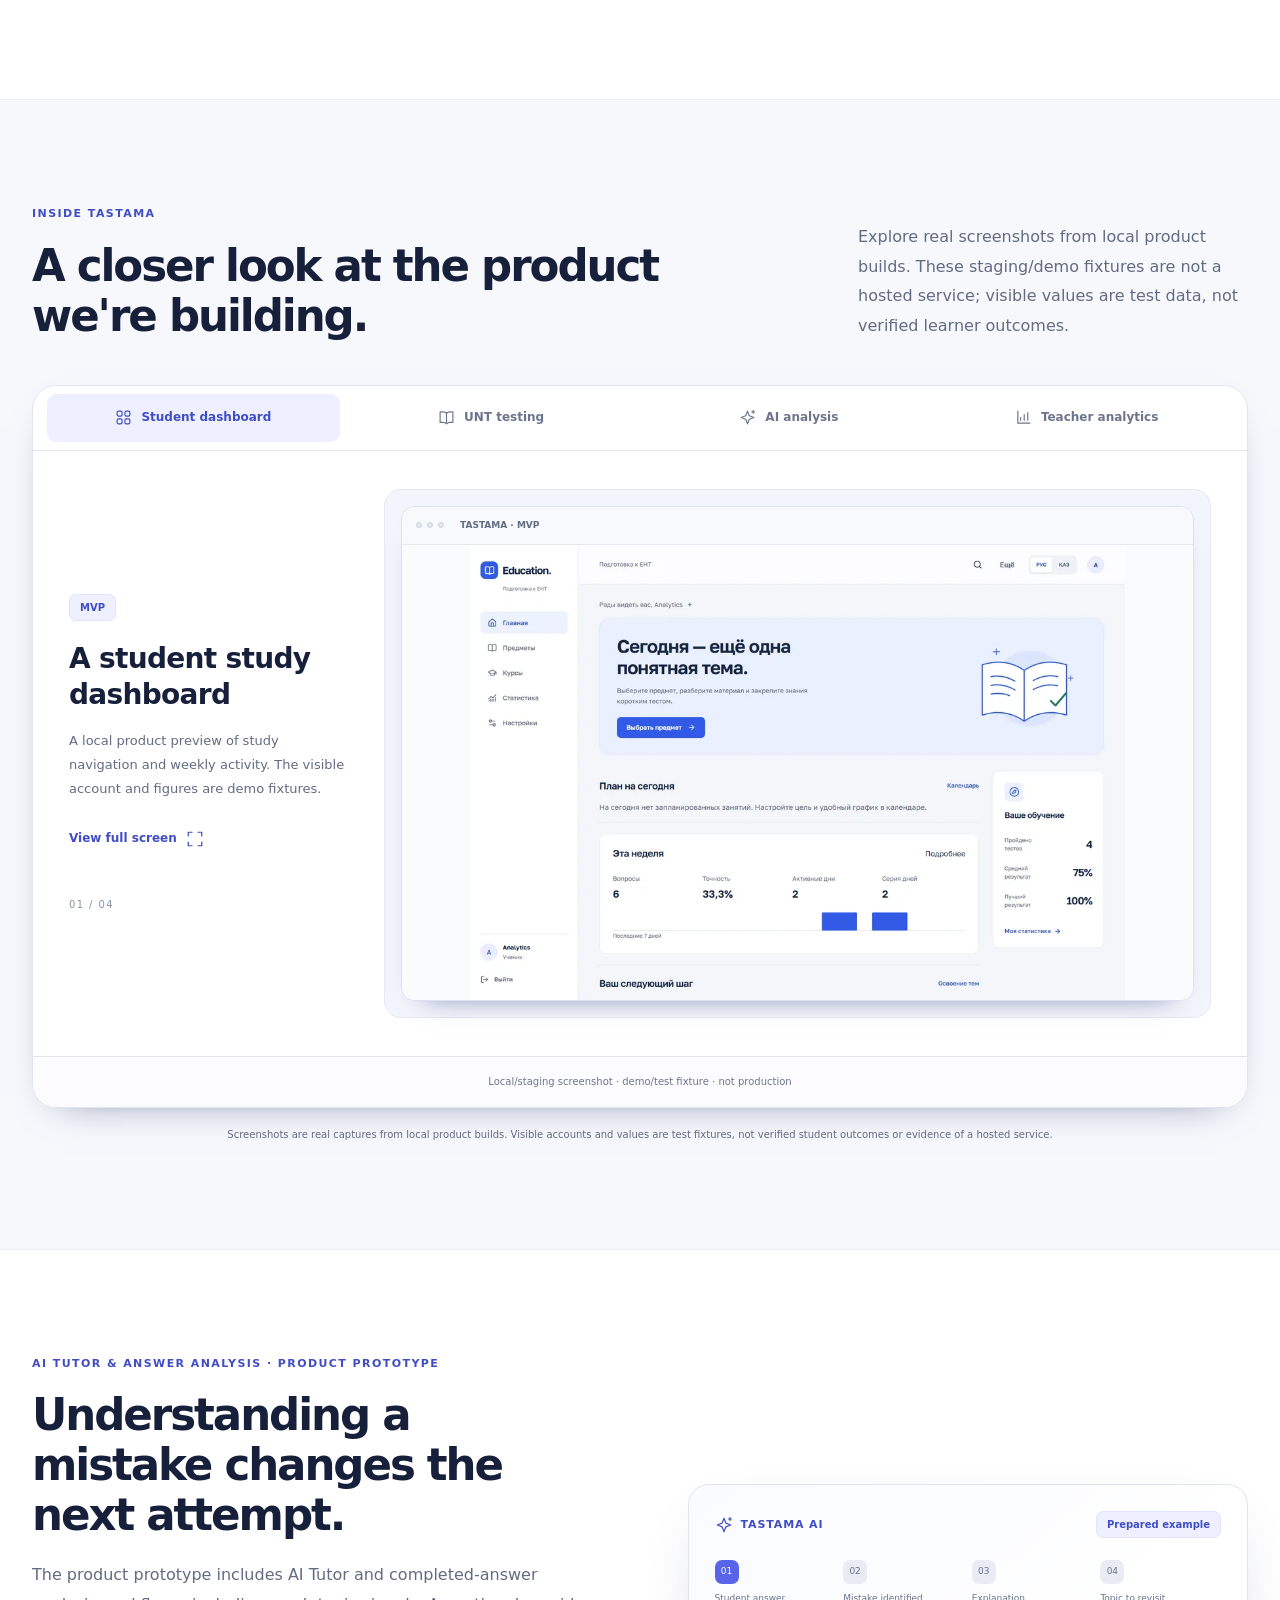
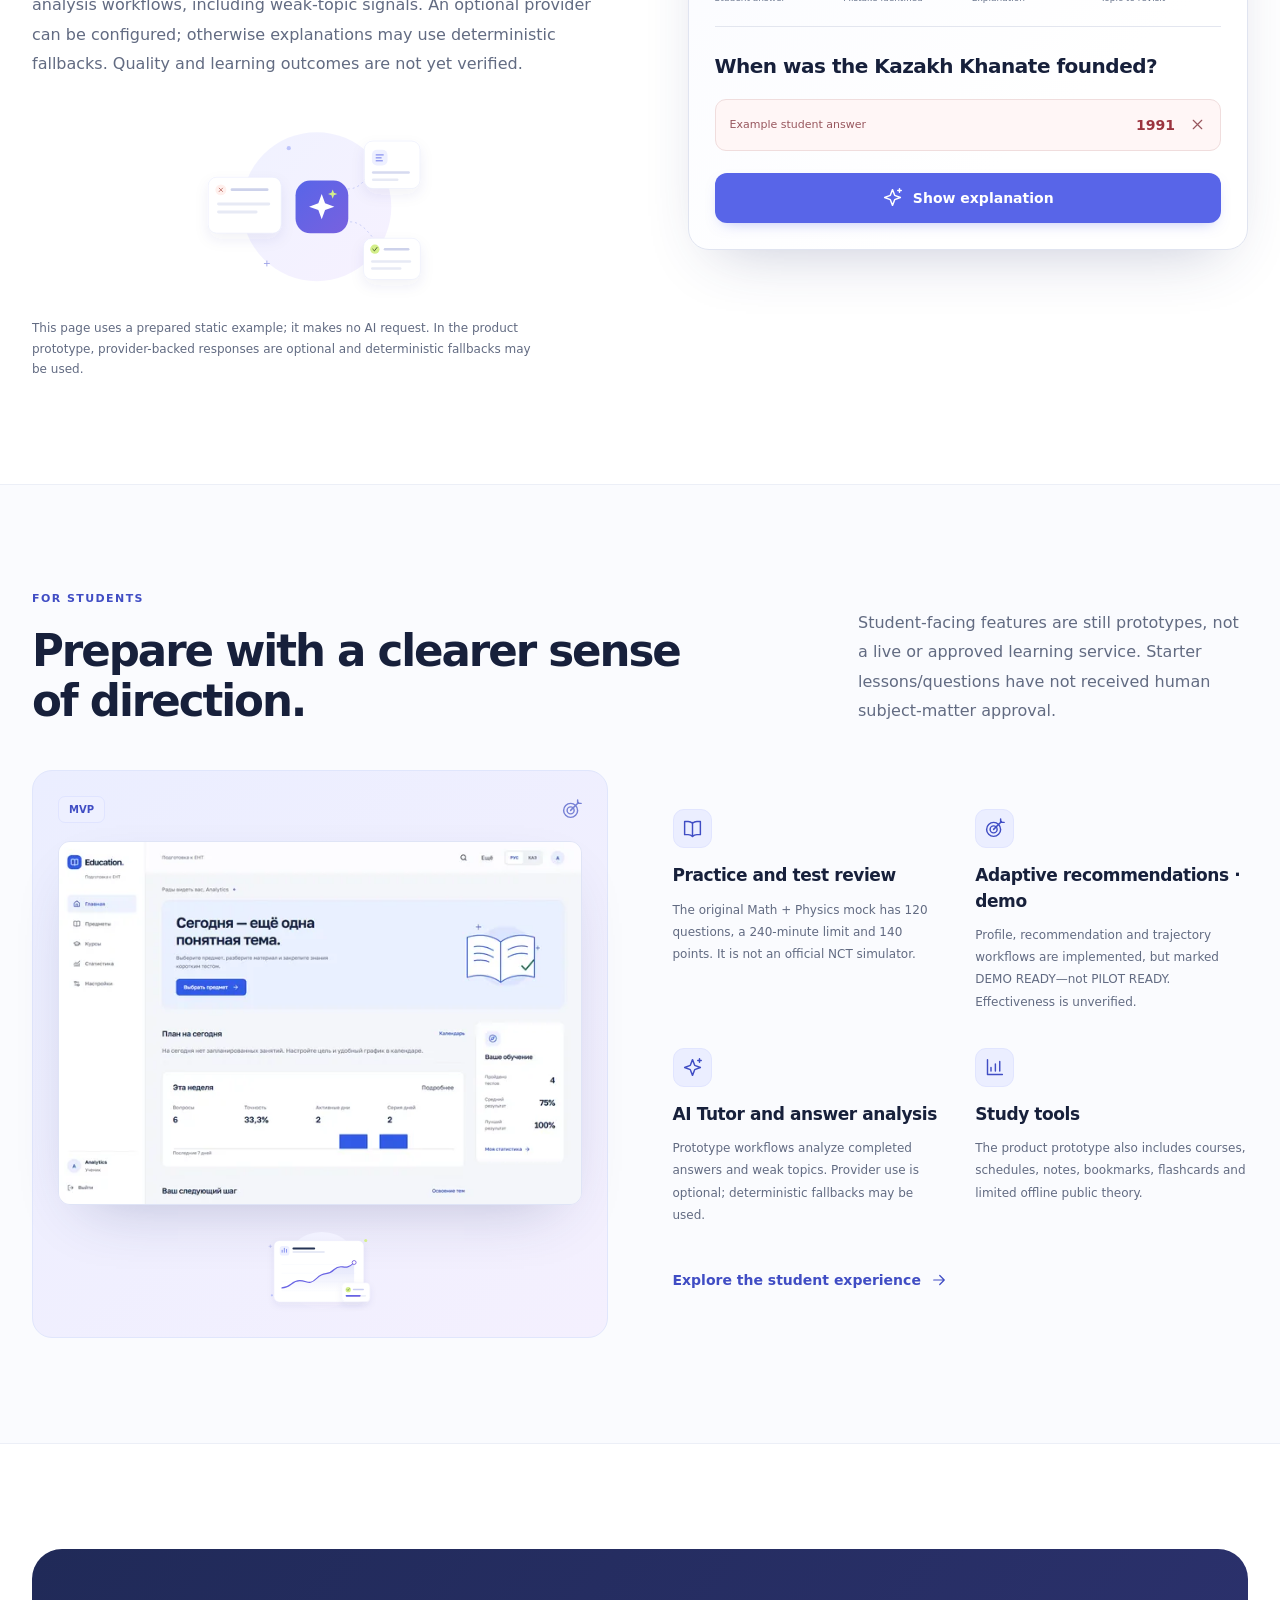
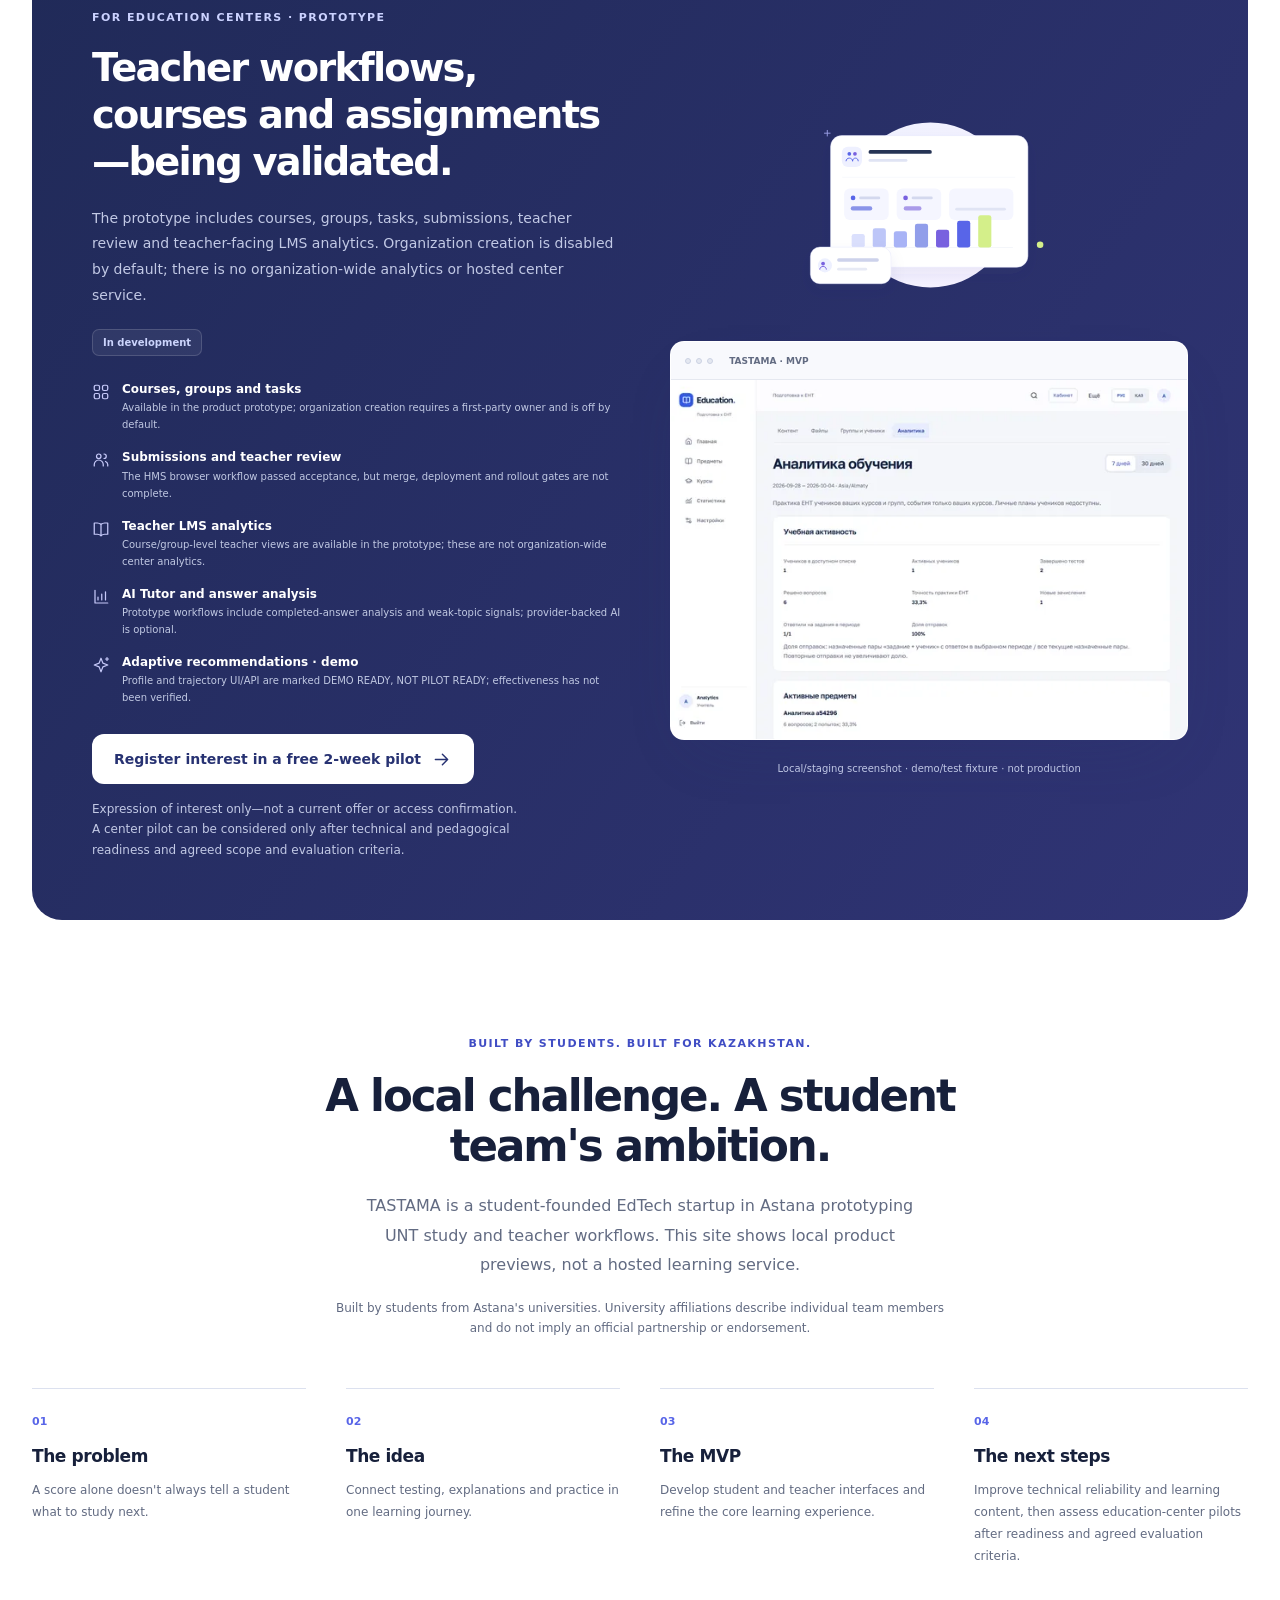
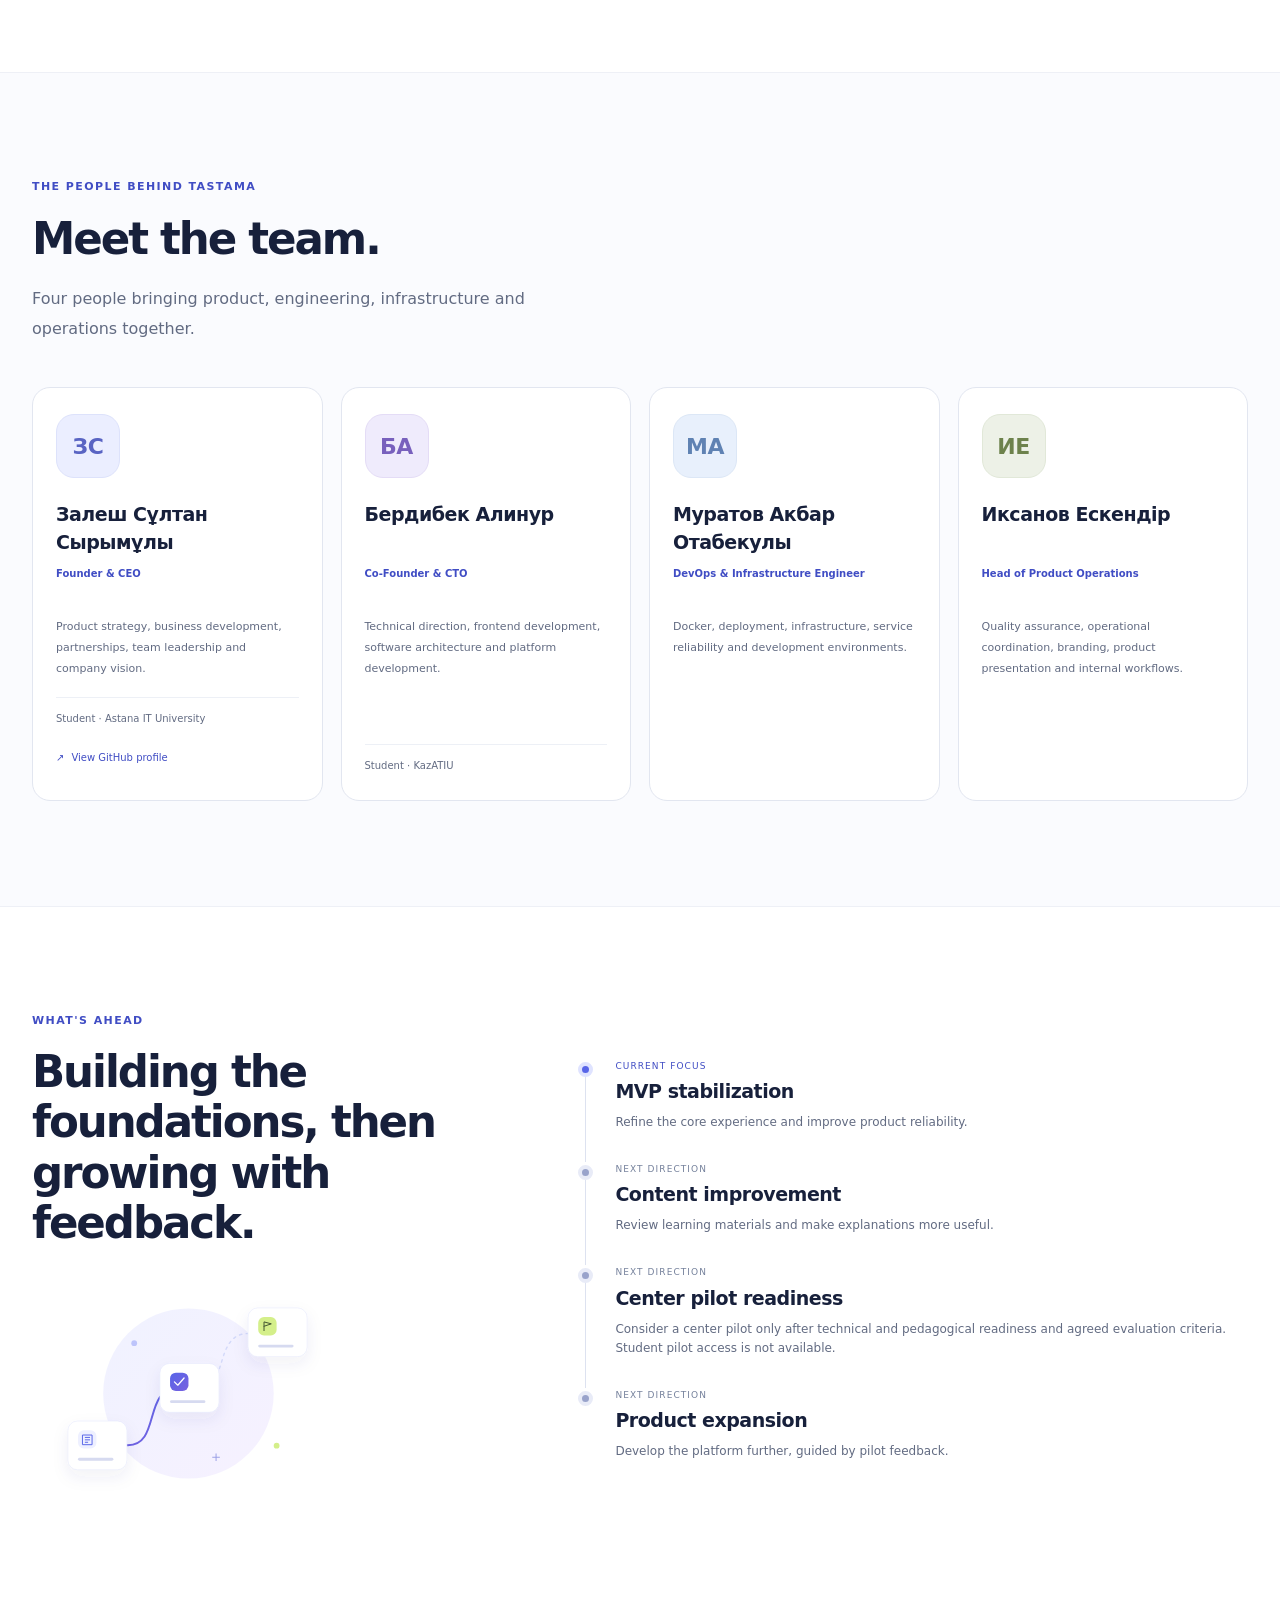
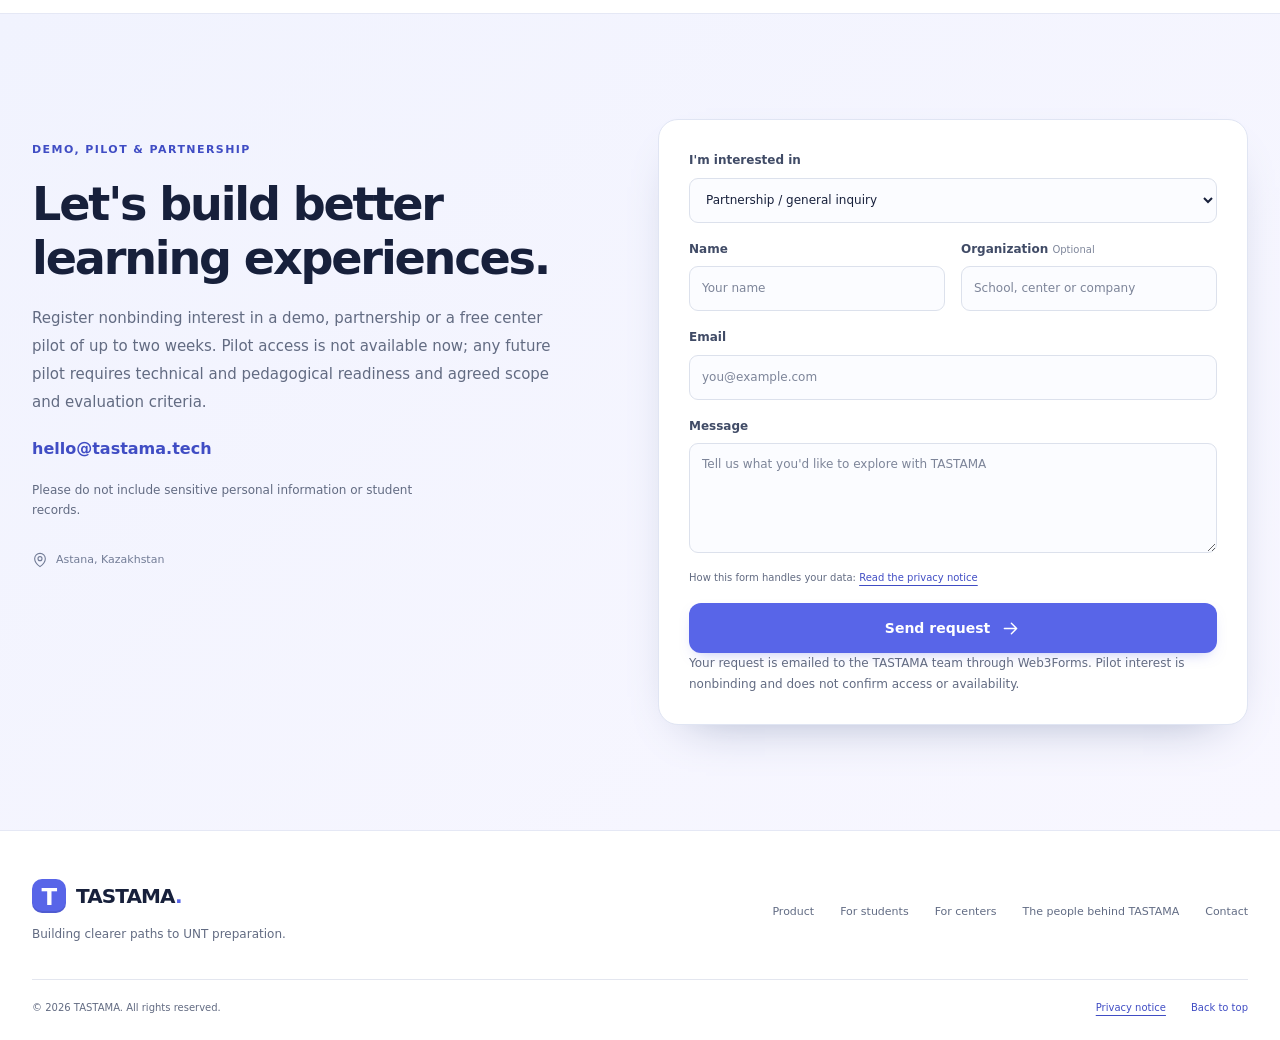
<file: en/index.html>
<!DOCTYPE html><html lang="en"><head>
  <meta charset="utf-8">
  <meta name="viewport" content="width=device-width, initial-scale=1">
  <title>TASTAMA — Every mistake is a step forward</title>
  <meta name="description" content="TASTAMA is prototyping UNT study and teacher tools in Kazakhstan. Explore product previews and register interest in a future education-center pilot.">
  <meta name="theme-color" content="#5865e8">
  <meta property="og:type" content="website">
  <meta property="og:site_name" content="TASTAMA">
  <meta property="og:title" content="TASTAMA — Every mistake is a step forward">
  <meta property="og:description" content="TASTAMA is prototyping UNT study and teacher tools in Kazakhstan. Explore product previews and register interest in a future education-center pilot.">
  <meta property="og:url" content="https://tastama.tech/en/">
  <meta property="og:locale" content="en_US">
  <meta property="og:locale:alternate" content="ru_RU">
  <meta property="og:locale:alternate" content="kk_KZ">
  <meta property="og:image" content="https://tastama.tech/assets/og-image.png">
  <meta property="og:image:width" content="1200">
  <meta property="og:image:height" content="630">
  <meta name="twitter:card" content="summary_large_image">
  <link rel="canonical" href="https://tastama.tech/en/">
  <link rel="alternate" hreflang="en" href="https://tastama.tech/en/">
  <link rel="alternate" hreflang="ru" href="https://tastama.tech/ru/">
  <link rel="alternate" hreflang="kk" href="https://tastama.tech/kk/">
  <link rel="alternate" hreflang="x-default" href="https://tastama.tech/">
  <link rel="icon" href="/assets/favicon.svg" type="image/svg+xml">
  <script>(function(){var t;try{localStorage.removeItem('tastama-theme');t=sessionStorage.getItem('tastama-theme')}catch(e){}if(t!=='light'&&t!=='dark')t=matchMedia('(prefers-color-scheme: dark)').matches?'dark':'light';document.documentElement.setAttribute('data-theme',t)})()</script>
  <link rel="stylesheet" href="/styles.css?v=pilot-20261109">
  <script src="/config.js?v=pilot-20261109" defer=""></script><script src="/i18n.js?v=pilot-20261109" defer=""></script><script src="/lib/site-utils.js?v=pilot-20261109" defer=""></script><script src="/script.js?v=pilot-20261109" defer=""></script>
  <script type="application/ld+json">{"@context":"https://schema.org","@type":"WebSite","name":"TASTAMA","url":"https://tastama.tech/","inLanguage":["en","ru","kk"],"about":{"@type":"Thing","name":"UNT preparation in Kazakhstan"}}</script>
<noscript><style>.menu-toggle,.theme-toggle{display:none}.mobile-menu[hidden]{display:grid!important}.product-tabs{display:none}.screen-panel[hidden]{display:block!important}.showcase-screens{display:block}.screen-panel{margin-block:16px}.screenshot-button{cursor:default}.motion-ready .reveal{opacity:1;transform:none}</style></noscript>
</head>
<body id="top">
  <a class="skip-link" href="#main" data-i18n="a11y.skip">Skip to main content</a>
  <svg class="icon-library" xmlns="http://www.w3.org/2000/svg" aria-hidden="true">
    <symbol id="i-arrow" viewBox="0 0 24 24"><path d="M5 12h14m-6-6 6 6-6 6"></path></symbol><symbol id="i-moon" viewBox="0 0 24 24"><path d="M20 14.5A8 8 0 0 1 9.5 4a8 8 0 1 0 10.5 10.5Z"></path></symbol><symbol id="i-sun" viewBox="0 0 24 24"><circle cx="12" cy="12" r="4"></circle><path d="M12 2v2m0 16v2M4.9 4.9l1.4 1.4m11.4 11.4 1.4 1.4M2 12h2m16 0h2M4.9 19.1l1.4-1.4M17.7 6.3l1.4-1.4"></path></symbol><symbol id="i-check" viewBox="0 0 24 24"><path d="m5 12 4 4L19 6"></path></symbol><symbol id="i-play" viewBox="0 0 24 24"><path d="m9 5 10 7-10 7Z"></path></symbol><symbol id="i-close" viewBox="0 0 24 24"><path d="m6 6 12 12M6 18 18 6"></path></symbol><symbol id="i-expand" viewBox="0 0 24 24"><path d="M8 3H3v5m13-5h5v5M3 16v5h5m13-5v5h-5"></path></symbol><symbol id="i-book" viewBox="0 0 24 24"><path d="M12 5v15M3 4h4c3 0 5 2 5 2s2-2 5-2h4v15h-4c-3 0-5 2-5 2s-2-2-5-2H3Z"></path></symbol><symbol id="i-chart" viewBox="0 0 24 24"><path d="M4 3v17h17M8 16v-4m5 4V8m5 8V5"></path></symbol><symbol id="i-users" viewBox="0 0 24 24"><circle cx="9" cy="7" r="3"></circle><path d="M3 20v-2a6 6 0 0 1 12 0v2m1-16a3 3 0 0 1 0 6m2 4a5 5 0 0 1 3 4v2"></path></symbol><symbol id="i-spark" viewBox="0 0 24 24"><path d="m12 3 2.5 6.5L21 12l-6.5 2.5L12 21l-2.5-6.5L3 12l6.5-2.5ZM20 2v4m-2-2h4"></path></symbol><symbol id="i-target" viewBox="0 0 24 24"><circle cx="11" cy="13" r="8"></circle><circle cx="11" cy="13" r="4"></circle><path d="m11 13 9-9m-1-3v4h4"></path></symbol><symbol id="i-grid" viewBox="0 0 24 24"><rect x="3" y="3" width="7" height="7" rx="2"></rect><rect x="14" y="3" width="7" height="7" rx="2"></rect><rect x="3" y="14" width="7" height="7" rx="2"></rect><rect x="14" y="14" width="7" height="7" rx="2"></rect></symbol><symbol id="i-mail" viewBox="0 0 24 24"><rect x="3" y="5" width="18" height="14" rx="3"></rect><path d="m3 6 9 7 9-7"></path></symbol><symbol id="i-pin" viewBox="0 0 24 24"><path d="M20 10c0 6-8 12-8 12S4 16 4 10a8 8 0 1 1 16 0Z"></path><circle cx="12" cy="10" r="3"></circle></symbol>
  </svg>
  <header class="site-header"><div class="container nav-wrap">
    <a class="brand" href="#top" data-i18n-aria="a11y.home" aria-label="TASTAMA home"><span class="brand-mark" aria-hidden="true">T</span><span>TASTAMA<span class="brand-dot" aria-hidden="true">.</span></span></a>
    <nav class="desktop-nav" data-i18n-aria="a11y.primary" aria-label="Main navigation"><a href="#product" data-i18n="nav.product">Product</a><a href="#how" data-i18n="nav.how">How it works</a><a href="#students" data-i18n="nav.students">For students</a><a href="#centers" data-i18n="nav.centers">For centers</a><a href="#ai" data-i18n="nav.ai">AI</a><a href="#about" data-i18n="nav.about">About us</a><a href="#contact" data-i18n="nav.contact">Contact</a></nav>
    <div class="nav-actions"><button class="theme-toggle" type="button" data-i18n-aria="a11y.themeDark" aria-label="Switch to dark theme"><svg class="icon i-moon" aria-hidden="true"><use href="#i-moon"></use></svg><svg class="icon i-sun" aria-hidden="true"><use href="#i-sun"></use></svg></button><div class="language-switcher" role="group" data-i18n-aria="a11y.language" aria-label="Website language"><a href="/ru/" class="lang-btn" data-lang="ru" lang="ru" aria-label="RU — Русский" aria-current="false">RU</a><a href="/kk/" class="lang-btn" data-lang="kk" lang="kk" aria-label="KK — Қазақша" aria-current="false">KK</a><a href="/en/" class="lang-btn active" data-lang="en" lang="en" aria-label="EN — English" aria-current="true">EN</a></div><a class="button button-small header-cta js-platform-link" href="#contact" data-intent="demo" data-event="request_demo" data-i18n="nav.demo">Request demo</a><button class="menu-toggle" type="button" aria-controls="mobile-menu" aria-expanded="false" data-i18n-aria="a11y.menuOpen" aria-label="Open navigation menu"><span></span><span></span></button></div>
  </div><nav class="mobile-menu" id="mobile-menu" hidden="" data-i18n-aria="a11y.primary" aria-label="Main navigation"><a href="#product" data-i18n="nav.product">Product</a><a href="#how" data-i18n="nav.how">How it works</a><a href="#students" data-i18n="nav.students">For students</a><a href="#centers" data-i18n="nav.centers">For centers</a><a href="#ai" data-i18n="nav.ai">AI</a><a href="#about" data-i18n="nav.about">About us</a><a href="#contact" data-i18n="nav.contact">Contact</a><a class="button js-platform-link" href="#contact" data-intent="demo" data-event="request_demo" data-i18n="nav.demo">Request demo</a></nav></header>
  <main id="main" tabindex="-1">
    <section class="hero" aria-labelledby="hero-title"><div class="hero-orbit" aria-hidden="true"></div><div class="container hero-grid">
      <div class="hero-copy"><p class="eyebrow hero-eyebrow"><span class="status-dot"></span><span data-i18n="hero.eyebrow">Made in Kazakhstan · UNT preparation</span></p><h1 id="hero-title"><span data-i18n="hero.title">Every mistake</span> <span class="gradient-text" data-i18n="hero.titleAccent">is a step forward.</span></h1><p class="hero-lead" data-i18n="hero.lead">TASTAMA is prototyping UNT study tools and teacher workflows. Explore local product previews and register interest in a future education-center pilot.</p><div class="hero-actions"><a class="button" href="#product" data-event="explore_product"><span data-i18n="hero.explore">Explore TASTAMA</span><svg class="icon" aria-hidden="true"><use href="#i-arrow"></use></svg></a><a class="button button-secondary" href="#how" data-event="how_it_works"><svg class="icon" aria-hidden="true"><use href="#i-play"></use></svg><span data-i18n="hero.how">How it works</span></a></div><a class="text-link js-platform-link" href="#contact" data-intent="demo" data-event="request_demo"><span data-i18n="hero.demo">Request demo</span><svg class="icon" aria-hidden="true"><use href="#i-arrow"></use></svg></a><p class="microcopy" data-i18n="hero.note">Local/staging product preview · not a hosted student service or confirmed pilot.</p></div>
      <figure class="hero-visual"><div class="visual-topline"><span class="tiny-pill"><span class="status-dot"></span><span data-i18n="common.mvp">MVP</span></span><span class="visual-index" aria-hidden="true">T / 01</span></div><div class="browser-frame hero-browser"><div class="browser-bar"><span class="browser-dots" aria-hidden="true"><i></i><i></i><i></i></span><span>TASTAMA · MVP</span><svg class="icon" aria-hidden="true"><use href="#i-grid"></use></svg></div><button class="screenshot-button" type="button" data-screen="0" data-i18n-aria="a11y.expand" aria-label="Open screenshot in full-screen view"><img src="/assets/screenshots/student-dashboard-demo-1000.webp" srcset="/assets/screenshots/student-dashboard-demo-600.webp 600w, /assets/screenshots/student-dashboard-demo-1000.webp 1000w, /assets/screenshots/student-dashboard-demo-1440.webp 1440w" sizes="(min-width:1100px) 600px, (min-width:700px) 50vw, 94vw" width="1440" height="1000" fetchpriority="high" data-i18n-alt="hero.imageAlt" alt="Student dashboard captured from a local TASTAMA product build. Visible learning statistics are demonstration data, not student outcomes."></button></div><figcaption class="hero-caption"><span class="caption-icon"><svg class="icon" aria-hidden="true"><use href="#i-check"></use></svg></span><div><strong data-i18n="hero.screenLabel">Student workspace</strong><span data-i18n="hero.screenNote">Local product preview · demo fixture, not student results</span></div></figcaption></figure>
    </div><div class="container audience-strip"><span><svg class="icon" aria-hidden="true"><use href="#i-book"></use></svg><span data-i18n="strip.students">For students preparing for the UNT</span></span><span><svg class="icon" aria-hidden="true"><use href="#i-users"></use></svg><span data-i18n="strip.centers">For education centers exploring a pilot</span></span><span class="strip-stage"><span class="status-dot"></span><span data-i18n="strip.stage">Local product prototype · not a live service</span></span></div></section>
    <section class="section how-section" id="how" aria-labelledby="how-title"><div class="container"><div class="section-heading reveal"><p class="eyebrow" data-i18n="how.eyebrow">The learning journey</p><h2 id="how-title" data-i18n="how.title">From a test result to your next step.</h2><p class="section-lead" data-i18n="how.lead">An illustrative preparation flow, not a live student service. Some workflows are prototypes and learning content still needs educator review.</p></div><ol class="steps">
      <li class="step reveal"><span class="step-index">01</span><img src="/assets/illustrations/step-test.svg" width="160" height="140" alt="" loading="lazy"><h3 data-i18n="how.s1Title">Take a test</h3><p data-i18n="how.s1Text">Start with UNT-style practice to see what you already know.</p></li><li class="step reveal"><span class="step-index">02</span><img src="/assets/illustrations/step-topics.svg" width="160" height="140" alt="" loading="lazy"><h3 data-i18n="how.s2Title">Find weak topics</h3><p data-i18n="how.s2Text">Use your results to identify topics that need more attention.</p></li><li class="step reveal"><span class="step-index">03</span><img src="/assets/illustrations/step-explain.svg" width="160" height="140" alt="" loading="lazy"><h3 data-i18n="how.s3Title">Understand mistakes</h3><p data-i18n="how.s3Text">Explore explanations that help you understand the reasoning behind an answer.</p></li><li class="step reveal"><span class="step-index">04</span><img src="/assets/illustrations/step-practice.svg" width="160" height="140" alt="" loading="lazy"><h3 data-i18n="how.s4Title">Practice with purpose</h3><p data-i18n="how.s4Text">Return to relevant theory and try similar questions.</p></li><li class="step reveal"><span class="step-index">05</span><img src="/assets/illustrations/step-progress.svg" width="160" height="140" alt="" loading="lazy"><h3 data-i18n="how.s5Title">Track progress</h3><p data-i18n="how.s5Text">Review your results and see which topics to focus on next.</p></li>
    </ol></div></section>
    <section class="section product-section" id="product" aria-labelledby="product-title"><div class="container"><div class="section-heading heading-split reveal"><div><p class="eyebrow" data-i18n="product.eyebrow">Inside TASTAMA</p><h2 id="product-title" data-i18n="product.title">A closer look at the product we're building.</h2></div><p class="section-lead" data-i18n="product.lead">Explore real screenshots from local product builds. These staging/demo fixtures are not a hosted service; visible values are test data, not verified learner outcomes.</p></div><div class="showcase reveal" data-i18n-aria="a11y.showcase" aria-label="Product screenshots"><div class="product-tabs" role="tablist" data-i18n-aria="a11y.tabs" aria-label="Choose a product screen">
      <button role="tab" type="button" id="tab-0" aria-controls="panel-0" aria-selected="true" data-tab="0"><svg class="icon" aria-hidden="true"><use href="#i-grid"></use></svg><span data-i18n="product.tab1">Student dashboard</span></button><button role="tab" type="button" id="tab-1" aria-controls="panel-1" aria-selected="false" tabindex="-1" data-tab="1"><svg class="icon" aria-hidden="true"><use href="#i-book"></use></svg><span data-i18n="product.tab2">UNT testing</span></button><button role="tab" type="button" id="tab-2" aria-controls="panel-2" aria-selected="false" tabindex="-1" data-tab="2"><svg class="icon" aria-hidden="true"><use href="#i-spark"></use></svg><span data-i18n="product.tab3">AI analysis</span></button><button role="tab" type="button" id="tab-3" aria-controls="panel-3" aria-selected="false" tabindex="-1" data-tab="3"><svg class="icon" aria-hidden="true"><use href="#i-chart"></use></svg><span data-i18n="product.tab4">Teacher analytics</span></button>
    </div><div class="showcase-body"><div class="showcase-copy"><span class="tiny-pill" data-i18n="common.mvp">MVP</span><h3 id="showcase-title" data-i18n="product.p1Title">A student study dashboard</h3><p id="showcase-description" data-i18n="product.p1Text">A local product preview of study navigation and weekly activity. The visible account and figures are demo fixtures.</p><button class="text-link" id="expand-showcase" type="button"><span data-i18n="product.expand">View full screen</span><svg class="icon" aria-hidden="true"><use href="#i-expand"></use></svg></button><span class="showcase-number" aria-hidden="true">01 / 04</span></div><div class="showcase-screens">
      <div class="screen-panel" id="panel-0" role="tabpanel" aria-labelledby="tab-0" tabindex="0"><div class="browser-frame"><div class="browser-bar"><span class="browser-dots" aria-hidden="true"><i></i><i></i><i></i></span><span>TASTAMA · MVP</span></div><button class="screenshot-button" data-screen="0" type="button" data-i18n-aria="a11y.expand" aria-label="Open screenshot in full-screen view"><img src="/assets/screenshots/student-dashboard-demo-1000.webp" srcset="/assets/screenshots/student-dashboard-demo-600.webp 600w, /assets/screenshots/student-dashboard-demo-1000.webp 1000w, /assets/screenshots/student-dashboard-demo-1440.webp 1440w" sizes="(min-width:1024px) 780px, 90vw" width="1440" height="1000" loading="lazy" data-i18n-alt="product.alt1" alt="Local TASTAMA student dashboard preview with study navigation and weekly activity; all visible account and result values are demo fixtures."></button></div></div>
      <div class="screen-panel" id="panel-1" role="tabpanel" aria-labelledby="tab-1" tabindex="0" hidden=""><div class="browser-frame"><div class="browser-bar"><span class="browser-dots" aria-hidden="true"><i></i><i></i><i></i></span><span>TASTAMA · MVP</span></div><button class="screenshot-button" data-screen="1" type="button" data-i18n-aria="a11y.expand" aria-label="Open screenshot in full-screen view"><img src="/assets/screenshots/unt-test-1000.webp" srcset="/assets/screenshots/unt-test-600.webp 600w, /assets/screenshots/unt-test-1000.webp 1000w, /assets/screenshots/unt-test-1600.webp 1600w" sizes="(min-width:1024px) 780px, 90vw" width="1200" height="900" loading="lazy" data-i18n-alt="product.alt2" alt="Prototype UNT-style practice interface, not an official NCT simulator."></button></div></div>
      <div class="screen-panel" id="panel-2" role="tabpanel" aria-labelledby="tab-2" tabindex="0" hidden=""><div class="browser-frame"><div class="browser-bar"><span class="browser-dots" aria-hidden="true"><i></i><i></i><i></i></span><span>TASTAMA · MVP</span></div><button class="screenshot-button" data-screen="2" type="button" data-i18n-aria="a11y.expand" aria-label="Open screenshot in full-screen view"><img src="/assets/screenshots/test-results-1000.webp" srcset="/assets/screenshots/test-results-600.webp 600w, /assets/screenshots/test-results-1000.webp 1000w, /assets/screenshots/test-results-1600.webp 1600w" sizes="(min-width:1024px) 780px, 90vw" width="1200" height="1240" loading="lazy" data-i18n-alt="product.alt3" alt="Archived product prototype answer review screen; it does not show a live AI response."></button></div></div>
      <div class="screen-panel" id="panel-3" role="tabpanel" aria-labelledby="tab-3" tabindex="0" hidden=""><div class="browser-frame"><div class="browser-bar"><span class="browser-dots" aria-hidden="true"><i></i><i></i><i></i></span><span>TASTAMA · MVP</span></div><button class="screenshot-button" data-screen="3" type="button" data-i18n-aria="a11y.expand" aria-label="Open screenshot in full-screen view"><img src="/assets/screenshots/teacher-lms-analytics-demo-1000.webp" srcset="/assets/screenshots/teacher-lms-analytics-demo-600.webp 600w, /assets/screenshots/teacher-lms-analytics-demo-1000.webp 1000w, /assets/screenshots/teacher-lms-analytics-demo-1440.webp 1440w" sizes="(min-width:1024px) 780px, 90vw" width="1440" height="1000" loading="lazy" data-i18n-alt="product.alt4" alt="Local teacher-facing LMS analytics screenshot for course and group activity; demo data, not organization-wide analytics."></button></div></div>
    </div></div><p class="showcase-caption" data-i18n="product.caption">Local/staging screenshot · demo/test fixture · not production</p></div><p class="asset-note" data-i18n="product.privacyNote">Screenshots are real captures from local product builds. Visible accounts and values are test fixtures, not verified student outcomes or evidence of a hosted service.</p></div></section>
    <section class="section ai-section" id="ai" aria-labelledby="ai-title"><div class="container ai-layout"><div class="ai-copy reveal"><p class="eyebrow" data-i18n="ai.eyebrow">AI Tutor &amp; answer analysis · product prototype</p><h2 id="ai-title" data-i18n="ai.title">Understanding a mistake changes the next attempt.</h2><p class="section-lead" data-i18n="ai.lead">The product prototype includes AI Tutor and completed-answer analysis workflows, including weak-topic signals. An optional provider can be configured; otherwise explanations may use deterministic fallbacks. Quality and learning outcomes are not yet verified.</p><img class="ai-illustration" src="/assets/illustrations/ai-error-analysis.svg" alt="" width="640" height="480" loading="lazy"><p class="microcopy" data-i18n="ai.note">This page uses a prepared static example; it makes no AI request. In the product prototype, provider-backed responses are optional and deterministic fallbacks may be used.</p></div><div class="ai-demo reveal"><div class="demo-topline"><span class="demo-brand"><svg class="icon" aria-hidden="true"><use href="#i-spark"></use></svg> TASTAMA AI</span><span class="tiny-pill" data-i18n="common.example">Prepared example</span></div><ol class="ai-flow"><li class="active"><span>01</span><span data-i18n="ai.step1">Student answer</span></li><li><span>02</span><span data-i18n="ai.step2">Mistake identified</span></li><li><span>03</span><span data-i18n="ai.step3">Explanation</span></li><li><span>04</span><span data-i18n="ai.step4">Topic to revisit</span></li></ol><h3 class="demo-question" data-i18n="ai.question">When was the Kazakh Khanate founded?</h3><div class="answer-card"><span data-i18n="ai.answerLabel">Example student answer</span><strong data-i18n="ai.wrong">1991</strong><svg class="icon" aria-hidden="true"><use href="#i-close"></use></svg></div><div class="ai-result" id="ai-result" hidden=""><div class="correct-answer"><svg class="icon" aria-hidden="true"><use href="#i-check"></use></svg><span data-i18n="ai.correctLabel">Correct answer</span> <span data-i18n="ai.correct">1465–1466</span></div><h4 data-i18n="ai.explainTitle">Two different historical events</h4><p data-i18n="ai.explanation">1991 refers to Kazakhstan's independence. The founding of the Kazakh Khanate is traditionally dated to 1465–1466 and associated with Kerey and Zhanibek. Separate these events on a timeline before trying again.</p><div class="topic-recommendation"><svg class="icon" aria-hidden="true"><use href="#i-book"></use></svg><div><strong data-i18n="ai.recommendTitle">What to revisit</strong><p data-i18n="ai.recommendation">The founding of the Kazakh Khanate: Kerey, Zhanibek and the historical context of the 15th century.</p></div></div><a class="demo-source" href="https://e-history.kz/en/amp/history-of-kazakhstan/show/9553" target="_blank" rel="noopener noreferrer">e-history.kz ↗</a></div><button class="button demo-reveal" id="demo-reveal" type="button" aria-expanded="false" aria-controls="ai-result"><svg class="icon" aria-hidden="true"><use href="#i-spark"></use></svg><span data-i18n="ai.reveal">Show explanation</span></button></div></div></section>
    <section class="section students-section" id="students" aria-labelledby="students-title"><div class="container"><div class="section-heading heading-split reveal"><div><p class="eyebrow" data-i18n="students.eyebrow">For students</p><h2 id="students-title" data-i18n="students.title">Prepare with a clearer sense of direction.</h2></div><p class="section-lead" data-i18n="students.lead">Student-facing features are still prototypes, not a live or approved learning service. Starter lessons/questions have not received human subject-matter approval.</p></div><div class="student-grid"><div class="student-visual reveal"><div class="student-visual-head"><span class="tiny-pill" data-i18n="common.mvp">MVP</span><svg class="icon" aria-hidden="true"><use href="#i-target"></use></svg></div><img src="/assets/screenshots/student-dashboard-demo-1000.webp" srcset="/assets/screenshots/student-dashboard-demo-600.webp 600w, /assets/screenshots/student-dashboard-demo-1000.webp 1000w, /assets/screenshots/student-dashboard-demo-1440.webp 1440w" sizes="(min-width:1024px) 550px, 90vw" width="1440" height="1000" loading="lazy" data-i18n-alt="students.imageAlt" alt="Student dashboard screenshot from a local product build; visible figures are test fixtures."><img class="progress-art" src="/assets/illustrations/student-progress.svg" width="640" height="480" loading="lazy" alt=""></div><div class="benefit-grid">
      <article class="benefit reveal"><span class="icon-tile"><svg class="icon" aria-hidden="true"><use href="#i-book"></use></svg></span><h3 data-i18n="students.f1Title">Practice and test review</h3><p data-i18n="students.f1Text">The original Math + Physics mock has 120 questions, a 240-minute limit and 140 points. It is not an official NCT simulator.</p></article><article class="benefit reveal"><span class="icon-tile"><svg class="icon" aria-hidden="true"><use href="#i-target"></use></svg></span><h3 data-i18n="students.f2Title">Adaptive recommendations · demo</h3><p data-i18n="students.f2Text">Profile, recommendation and trajectory workflows are implemented, but marked DEMO READY—not PILOT READY. Effectiveness is unverified.</p></article><article class="benefit reveal"><span class="icon-tile"><svg class="icon" aria-hidden="true"><use href="#i-spark"></use></svg></span><h3 data-i18n="students.f3Title">AI Tutor and answer analysis</h3><p data-i18n="students.f3Text">Prototype workflows analyze completed answers and weak topics. Provider use is optional; deterministic fallbacks may be used.</p></article><article class="benefit reveal"><span class="icon-tile"><svg class="icon" aria-hidden="true"><use href="#i-chart"></use></svg></span><h3 data-i18n="students.f4Title">Study tools</h3><p data-i18n="students.f4Text">The product prototype also includes courses, schedules, notes, bookmarks, flashcards and limited offline public theory.</p></article><a class="text-link" href="#product" data-event="students_showcase"><span data-i18n="students.cta">Explore the student experience</span><svg class="icon" aria-hidden="true"><use href="#i-arrow"></use></svg></a>
    </div></div></div></section>
    <section class="section centers-section" id="centers" aria-labelledby="centers-title"><div class="container centers-shell"><div class="centers-copy reveal"><p class="eyebrow" data-i18n="centers.eyebrow">For education centers · prototype</p><h2 id="centers-title" data-i18n="centers.title">Teacher workflows, courses and assignments—being validated.</h2><p class="section-lead" data-i18n="centers.lead">The prototype includes courses, groups, tasks, submissions, teacher review and teacher-facing LMS analytics. Organization creation is disabled by default; there is no organization-wide analytics or hosted center service.</p><span class="tiny-pill dark-pill" data-i18n="common.development">In development</span><ul class="center-features">
      <li><svg class="icon" aria-hidden="true"><use href="#i-grid"></use></svg><div><strong data-i18n="centers.f1Title">Courses, groups and tasks</strong><span data-i18n="centers.f1Text">Available in the product prototype; organization creation requires a first-party owner and is off by default.</span></div></li><li><svg class="icon" aria-hidden="true"><use href="#i-users"></use></svg><div><strong data-i18n="centers.f2Title">Submissions and teacher review</strong><span data-i18n="centers.f2Text">The HMS browser workflow passed acceptance, but merge, deployment and rollout gates are not complete.</span></div></li><li><svg class="icon" aria-hidden="true"><use href="#i-book"></use></svg><div><strong data-i18n="centers.f3Title">Teacher LMS analytics</strong><span data-i18n="centers.f3Text">Course/group-level teacher views are available in the prototype; these are not organization-wide center analytics.</span></div></li><li><svg class="icon" aria-hidden="true"><use href="#i-chart"></use></svg><div><strong data-i18n="centers.f4Title">AI Tutor and answer analysis</strong><span data-i18n="centers.f4Text">Prototype workflows include completed-answer analysis and weak-topic signals; provider-backed AI is optional.</span></div></li><li><svg class="icon" aria-hidden="true"><use href="#i-spark"></use></svg><div><strong data-i18n="centers.f5Title">Adaptive recommendations · demo</strong><span data-i18n="centers.f5Text">Profile and trajectory UI/API are marked DEMO READY, NOT PILOT READY; effectiveness has not been verified.</span></div></li>
    </ul><a class="button button-light" href="#contact" data-intent="pilot" data-event="pilot_application"><span data-i18n="centers.cta">Register interest in a free 2-week pilot</span><svg class="icon" aria-hidden="true"><use href="#i-arrow"></use></svg></a><p class="microcopy" data-i18n="centers.note">Expression of interest only—not a current offer or access confirmation. A center pilot can be considered only after technical and pedagogical readiness and agreed scope and evaluation criteria.</p></div><div class="centers-visual reveal"><img src="/assets/illustrations/teacher-analytics.svg" width="640" height="480" loading="lazy" alt=""><div class="browser-frame"><div class="browser-bar"><span class="browser-dots" aria-hidden="true"><i></i><i></i><i></i></span><span>TASTAMA · MVP</span></div><button class="screenshot-button" type="button" data-screen="3" data-i18n-aria="a11y.expand" aria-label="Open screenshot in full-screen view"><img src="/assets/screenshots/teacher-lms-analytics-demo-1000.webp" srcset="/assets/screenshots/teacher-lms-analytics-demo-600.webp 600w, /assets/screenshots/teacher-lms-analytics-demo-1000.webp 1000w, /assets/screenshots/teacher-lms-analytics-demo-1440.webp 1440w" sizes="(min-width:1024px) 580px, 90vw" width="1440" height="1000" loading="lazy" data-i18n-alt="centers.imageAlt" alt="Local teacher-facing LMS analytics screenshot with demo data; not organization-wide analytics and not a production service."></button></div><p data-i18n="product.caption">Local/staging screenshot · demo/test fixture · not production</p></div></div></section>
    <section class="section about-section" id="about" aria-labelledby="about-title"><div class="container"><div class="about-heading reveal"><p class="eyebrow" data-i18n="about.eyebrow">Built by students. Built for Kazakhstan.</p><h2 id="about-title" data-i18n="about.title">A local challenge. A student team's ambition.</h2><p class="section-lead" data-i18n="about.lead">TASTAMA is a student-founded EdTech startup in Astana prototyping UNT study and teacher workflows. This site shows local product previews, not a hosted learning service.</p><p class="microcopy" data-i18n="about.universityNote">Built by students from Astana's universities. University affiliations describe individual team members and do not imply an official partnership or endorsement.</p></div><ol class="story-line"><li class="reveal"><span>01</span><h3 data-i18n="about.s1Title">The problem</h3><p data-i18n="about.s1Text">A score alone doesn't always tell a student what to study next.</p></li><li class="reveal"><span>02</span><h3 data-i18n="about.s2Title">The idea</h3><p data-i18n="about.s2Text">Connect testing, explanations and practice in one learning journey.</p></li><li class="reveal"><span>03</span><h3 data-i18n="about.s3Title">The MVP</h3><p data-i18n="about.s3Text">Develop student and teacher interfaces and refine the core learning experience.</p></li><li class="reveal"><span>04</span><h3 data-i18n="about.s4Title">The next steps</h3><p data-i18n="about.s4Text">Improve technical reliability and learning content, then assess education-center pilots after readiness and agreed evaluation criteria.</p></li></ol></div></section>
    <section class="section team-section" id="team" aria-labelledby="team-title"><div class="container"><div class="section-heading reveal"><p class="eyebrow" data-i18n="team.eyebrow">The people behind TASTAMA</p><h2 id="team-title" data-i18n="team.title">Meet the team.</h2><p class="section-lead" data-i18n="team.lead">Four people bringing product, engineering, infrastructure and operations together.</p></div><div class="team-grid" id="team-grid">
      <article class="team-card reveal"><div class="team-avatar" aria-hidden="true">ЗС</div><h3>Залеш Сұлтан Сырымұлы</h3><p class="team-role" data-i18n="team.role1">Founder &amp; CEO</p><p class="team-bio" data-i18n="team.bio1">Product strategy, business development, partnerships, team leadership and company vision.</p><p class="team-university" data-i18n="team.university1">Student · Astana IT University</p><a class="team-social" href="https://github.com/ZaleshSultan" target="_blank" rel="noopener noreferrer"><span aria-hidden="true">↗</span><span data-i18n="team.github">View GitHub profile</span></a></article><article class="team-card reveal"><div class="team-avatar avatar-two" aria-hidden="true">БА</div><h3>Бердибек Алинур</h3><p class="team-role" data-i18n="team.role2">Co-Founder &amp; CTO</p><p class="team-bio" data-i18n="team.bio2">Technical direction, frontend development, software architecture and platform development.</p><p class="team-university" data-i18n="team.university2">Student · KazATIU</p></article><article class="team-card reveal"><div class="team-avatar avatar-three" aria-hidden="true">МА</div><h3>Муратов Акбар Отабекулы</h3><p class="team-role" data-i18n="team.role3">DevOps &amp; Infrastructure Engineer</p><p class="team-bio" data-i18n="team.bio3">Docker, deployment, infrastructure, service reliability and development environments.</p></article><article class="team-card reveal"><div class="team-avatar avatar-four" aria-hidden="true">ИЕ</div><h3>Иксанов Ескендір</h3><p class="team-role" data-i18n="team.role4">Head of Product Operations</p><p class="team-bio" data-i18n="team.bio4">Quality assurance, operational coordination, branding, product presentation and internal workflows.</p></article>
    </div></div></section>
    <section class="section roadmap-section" id="roadmap" aria-labelledby="roadmap-title"><div class="container roadmap-layout"><div class="reveal"><p class="eyebrow" data-i18n="roadmap.eyebrow">What's ahead</p><h2 id="roadmap-title" data-i18n="roadmap.title">Building the foundations, then growing with feedback.</h2><img src="/assets/illustrations/study-roadmap.svg" width="640" height="480" alt="" loading="lazy"></div><ol class="roadmap"><li class="reveal"><span class="roadmap-dot"></span><div><span class="roadmap-status" data-i18n="roadmap.current">Current focus</span><h3 data-i18n="roadmap.s1Title">MVP stabilization</h3><p data-i18n="roadmap.s1Text">Refine the core experience and improve product reliability.</p></div></li><li class="reveal"><span class="roadmap-dot"></span><div><span class="roadmap-status" data-i18n="roadmap.next">Next direction</span><h3 data-i18n="roadmap.s2Title">Content improvement</h3><p data-i18n="roadmap.s2Text">Review learning materials and make explanations more useful.</p></div></li><li class="reveal"><span class="roadmap-dot"></span><div><span class="roadmap-status" data-i18n="roadmap.next">Next direction</span><h3 data-i18n="roadmap.s3Title">Center pilot readiness</h3><p data-i18n="roadmap.s3Text">Consider a center pilot only after technical and pedagogical readiness and agreed evaluation criteria. Student pilot access is not available.</p></div></li><li class="reveal"><span class="roadmap-dot"></span><div><span class="roadmap-status" data-i18n="roadmap.next">Next direction</span><h3 data-i18n="roadmap.s4Title">Product expansion</h3><p data-i18n="roadmap.s4Text">Develop the platform further, guided by pilot feedback.</p></div></li></ol></div></section>
    <section class="section contact-section" id="contact" aria-labelledby="contact-title"><div class="container contact-layout"><div class="contact-copy reveal"><p class="eyebrow" data-i18n="contact.eyebrow">Demo, pilot &amp; partnership</p><h2 id="contact-title" data-i18n="contact.title">Let's build better learning experiences.</h2><p class="section-lead" data-i18n="contact.lead">Register nonbinding interest in a demo, partnership or a free center pilot of up to two weeks. Pilot access is not available now; any future pilot requires technical and pedagogical readiness and agreed scope and evaluation criteria.</p><div class="contact-notice" id="contact-notice"><svg class="icon" aria-hidden="true"><use href="#i-mail"></use></svg><p data-i18n="contact.notice">Sending is not connected yet. This form prepares a draft; it does not submit your request to TASTAMA.</p></div><a class="verified-email" id="verified-email" hidden=""></a><p class="microcopy" data-i18n="contact.noSensitive">Please do not include sensitive personal information or student records.</p><span class="contact-location"><svg class="icon" aria-hidden="true"><use href="#i-pin"></use></svg><span data-i18n="footer.location">Astana, Kazakhstan</span></span></div><form class="contact-form reveal" id="contact-form" novalidate=""><fieldset id="contact-fields" disabled="">
      <div class="form-field"><label for="contact-intent" data-i18n="contact.intentLabel">I'm interested in</label><select id="contact-intent" name="intent"><option value="general" data-i18n="contact.intentGeneral">Partnership / general inquiry</option><option value="demo" data-i18n="contact.intentDemo">Product demo</option><option value="pilot" data-i18n="contact.intentPilot">Free center pilot up to 2 weeks · expression of interest</option></select></div><div class="form-row"><div class="form-field"><label for="contact-name" data-i18n="contact.name">Name</label><input id="contact-name" name="name" type="text" autocomplete="name" required="" minlength="2" maxlength="100" data-i18n-placeholder="contact.namePlaceholder" placeholder="Your name" aria-describedby="error-name"><span class="field-error" id="error-name"></span></div><div class="form-field"><label for="contact-organization"><span data-i18n="contact.organization">Organization</span> <span class="optional" data-i18n="contact.optional">Optional</span></label><input id="contact-organization" name="organization" type="text" autocomplete="organization" maxlength="160" data-i18n-placeholder="contact.organizationPlaceholder" placeholder="School, center or company" aria-describedby="error-organization"><span class="field-error" id="error-organization"></span></div></div><div class="form-field"><label for="contact-email" data-i18n="contact.email">Email</label><input id="contact-email" name="email" type="email" autocomplete="email" required="" maxlength="254" data-i18n-placeholder="contact.emailPlaceholder" placeholder="you@example.com" aria-describedby="error-email"><span class="field-error" id="error-email"></span></div><div class="form-field"><label for="contact-message" data-i18n="contact.message">Message</label><textarea id="contact-message" name="message" rows="4" required="" minlength="10" maxlength="3000" data-i18n-placeholder="contact.messagePlaceholder" placeholder="Tell us what you'd like to explore with TASTAMA" aria-describedby="error-message"></textarea><span class="field-error" id="error-message"></span></div><div class="honeypot" aria-hidden="true"><label for="contact-website">Website</label><input id="contact-website" name="website" type="text" tabindex="-1" autocomplete="off"></div><p class="form-privacy"><span data-i18n="contact.privacyIntro">How this form handles your data:</span> <button type="button" class="inline-link" data-open-privacy="" data-i18n="contact.privacyLink">Read the privacy notice</button></p><button class="button form-submit" type="submit"><span data-i18n="contact.submit">Prepare request</span><svg class="icon" aria-hidden="true"><use href="#i-arrow"></use></svg></button><p class="form-status" id="form-status" role="status" aria-live="polite"></p><div class="draft-result" id="draft-result" hidden=""><textarea id="request-draft" rows="6" readonly="" data-i18n-aria="contact.draftLabel" aria-label="Request draft — not sent"></textarea><div class="draft-actions"><button class="button button-secondary" id="copy-draft" type="button" data-i18n="contact.copy">Copy draft</button><button class="button button-secondary" id="download-draft" type="button" data-i18n="contact.download">Download draft</button><a class="button" id="mailto-draft" hidden="" data-i18n="contact.openEmail">Open email draft</a></div></div><p class="microcopy" data-i18n="contact.dataNote">Your draft stays in this page until you copy, download or open it in an email app. The form does not automatically send or store it on a server.</p><noscript><p data-i18n="contact.noScript">Enable JavaScript to prepare a local draft. Nothing is sent automatically.</p></noscript></fieldset>
    </form></div></section>
  </main>
  <footer class="site-footer"><div class="container footer-top"><div><a class="brand" href="#top" data-i18n-aria="a11y.home" aria-label="TASTAMA home"><span class="brand-mark" aria-hidden="true">T</span><span>TASTAMA<span class="brand-dot" aria-hidden="true">.</span></span></a><p data-i18n="footer.tagline">Building clearer paths to UNT preparation.</p></div><nav data-i18n-aria="a11y.footer" aria-label="Footer navigation"><a href="#product" data-i18n="nav.product">Product</a><a href="#students" data-i18n="nav.students">For students</a><a href="#centers" data-i18n="nav.centers">For centers</a><a href="#team" data-i18n="team.eyebrow">The people behind TASTAMA</a><a href="#contact" data-i18n="nav.contact">Contact</a></nav></div><div class="container footer-bottom"><span>© <span id="year">2026</span> TASTAMA. <span data-i18n="footer.copyright">All rights reserved.</span></span><button type="button" class="inline-link" data-open-privacy="" data-i18n="footer.privacy">Privacy notice</button><a href="#top" data-i18n="footer.top">Back to top</a></div></footer>
  <dialog class="image-dialog" id="image-dialog" aria-labelledby="image-title"><div class="image-dialog-toolbar"><h2 id="image-title">TASTAMA · MVP</h2><button type="button" class="icon-button" data-close-dialog="" data-i18n-aria="a11y.close" aria-label="Close dialog"><svg class="icon" aria-hidden="true"><use href="#i-close"></use></svg></button></div><div class="image-dialog-content"><img id="dialog-image" alt=""></div><div class="image-dialog-bottom"><button type="button" class="icon-button" id="previous-screen" data-i18n-aria="a11y.previous" aria-label="Previous screenshot"><svg class="icon" aria-hidden="true"><use href="#i-arrow"></use></svg></button><p data-i18n="product.caption">Local/staging screenshot · demo/test fixture · not production</p><button type="button" class="icon-button" id="next-screen" data-i18n-aria="a11y.next" aria-label="Next screenshot"><svg class="icon" aria-hidden="true"><use href="#i-arrow"></use></svg></button></div></dialog>
  <dialog class="privacy-dialog" id="privacy-dialog" aria-labelledby="privacy-title"><div class="privacy-toolbar"><h2 id="privacy-title" data-i18n="privacy.title">Privacy notice</h2><button type="button" class="icon-button" data-close-dialog="" data-i18n-aria="privacy.close" aria-label="Close privacy notice"><svg class="icon" aria-hidden="true"><use href="#i-close"></use></svg></button></div><p data-i18n="privacy.intro">This notice describes how this public TASTAMA website handles information. It covers the marketing website, not the learning platform.</p><h3 data-i18n="privacy.websiteTitle">Using the website</h3><p data-i18n="privacy.websiteText">You can explore the website without an account. This website does not ask for student records, test responses or payment information.</p><h3 data-i18n="privacy.formTitle">Contact drafts</h3><p data-i18n="privacy.formText">The contact form prepares a draft in your browser. Automatic sending is not connected. Copying or downloading a draft saves it where you choose. If a verified email address is configured later, the form can open a draft in your email app; you decide whether to send it.</p><h3 data-i18n="privacy.storageTitle">Browser storage</h3><p data-i18n="privacy.storageText">The website stores your chosen language in your browser's local storage, where available. Form drafts are not saved in local storage. You can remove the language preference by clearing this website's browser data.</p><h3 data-i18n="privacy.analyticsTitle">Analytics</h3><p data-i18n="privacy.analyticsText">No third-party analytics or tracking cookies are included. Interaction events are prepared locally for future integration and are not transmitted to an analytics service.</p><h3 data-i18n="privacy.hostingTitle">Hosting</h3><p data-i18n="privacy.hostingText">Your browser requests this page and its assets from the website's host. The host can process technical request data, including an IP address, under its own policies.</p><h3 data-i18n="privacy.contactTitle">Contact channel</h3><p id="privacy-contact" data-i18n="privacy.contactText">A corporate contact email has not yet been verified. The website will connect a contact channel after it has been checked. Until then, prepared drafts are not delivered to the team.</p><button class="button" type="button" data-close-dialog="" data-i18n="privacy.close">Close privacy notice</button></dialog>


</body></html>
</file>
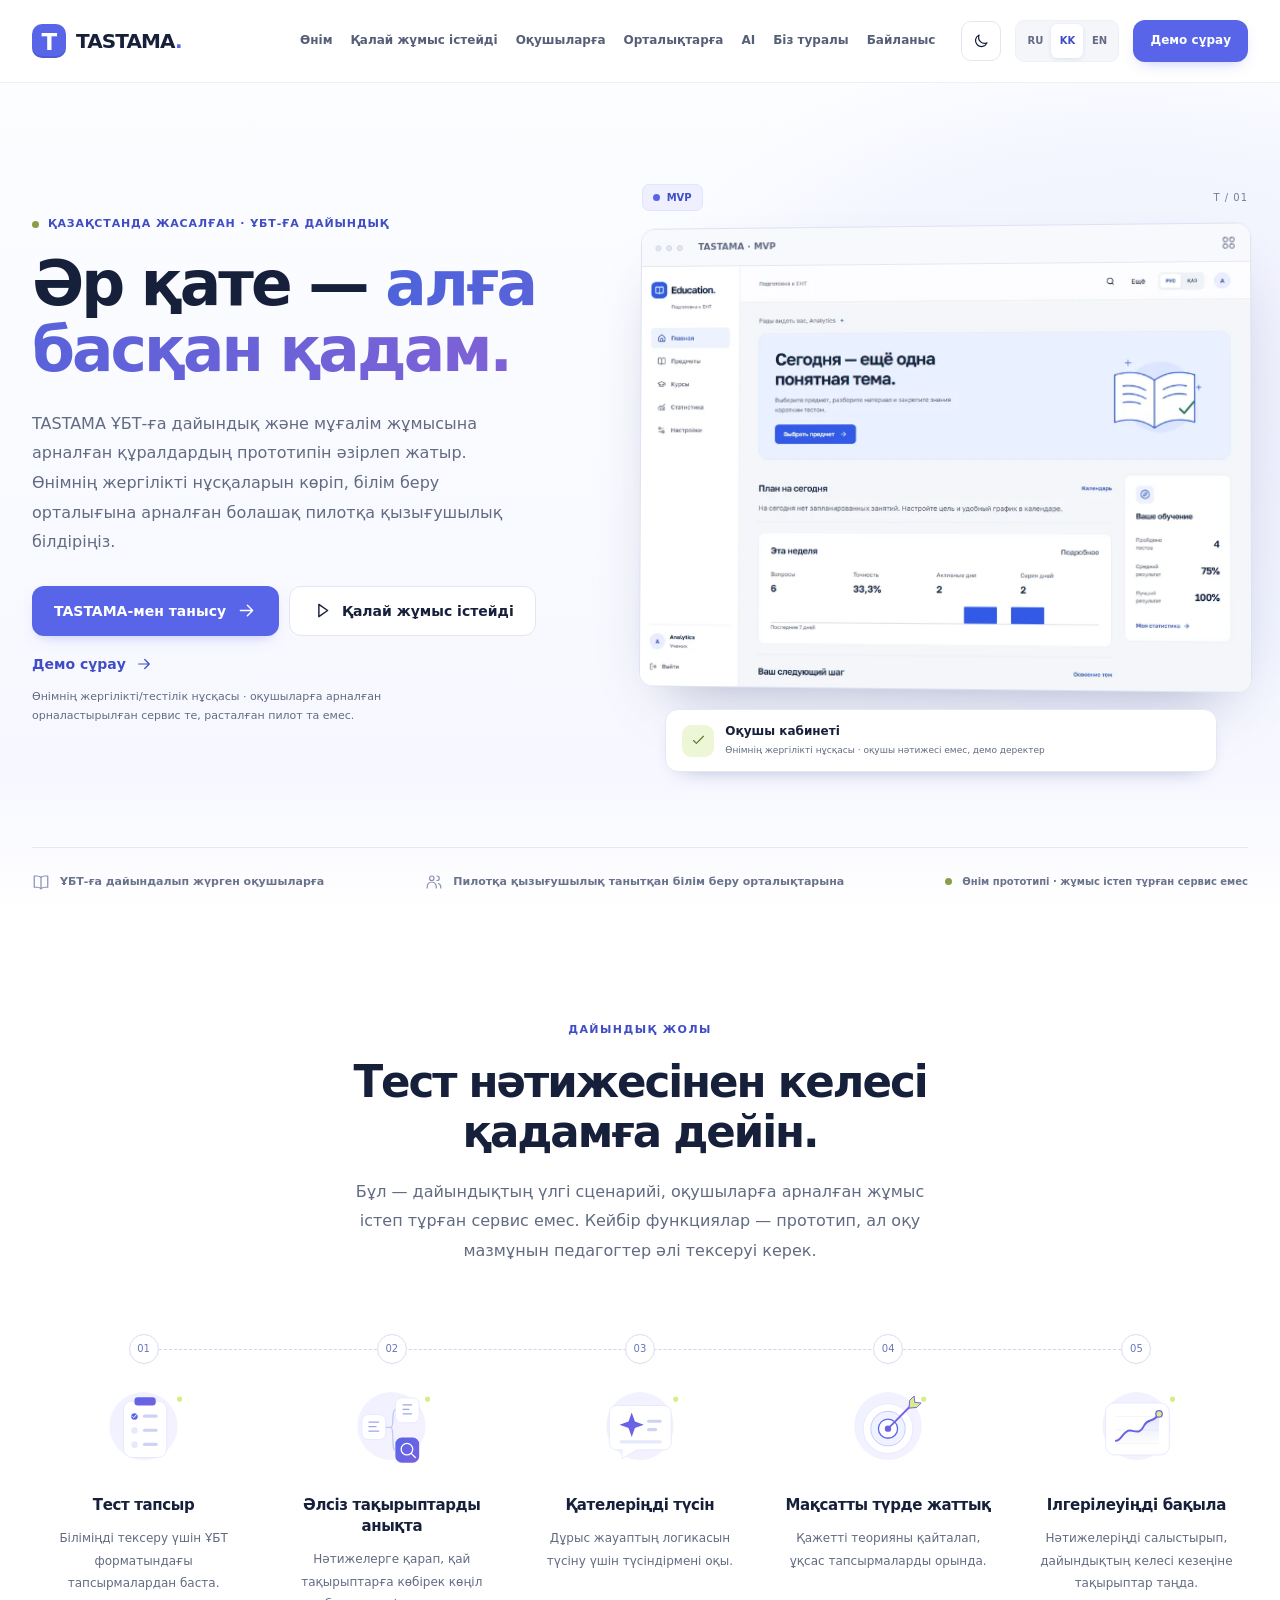
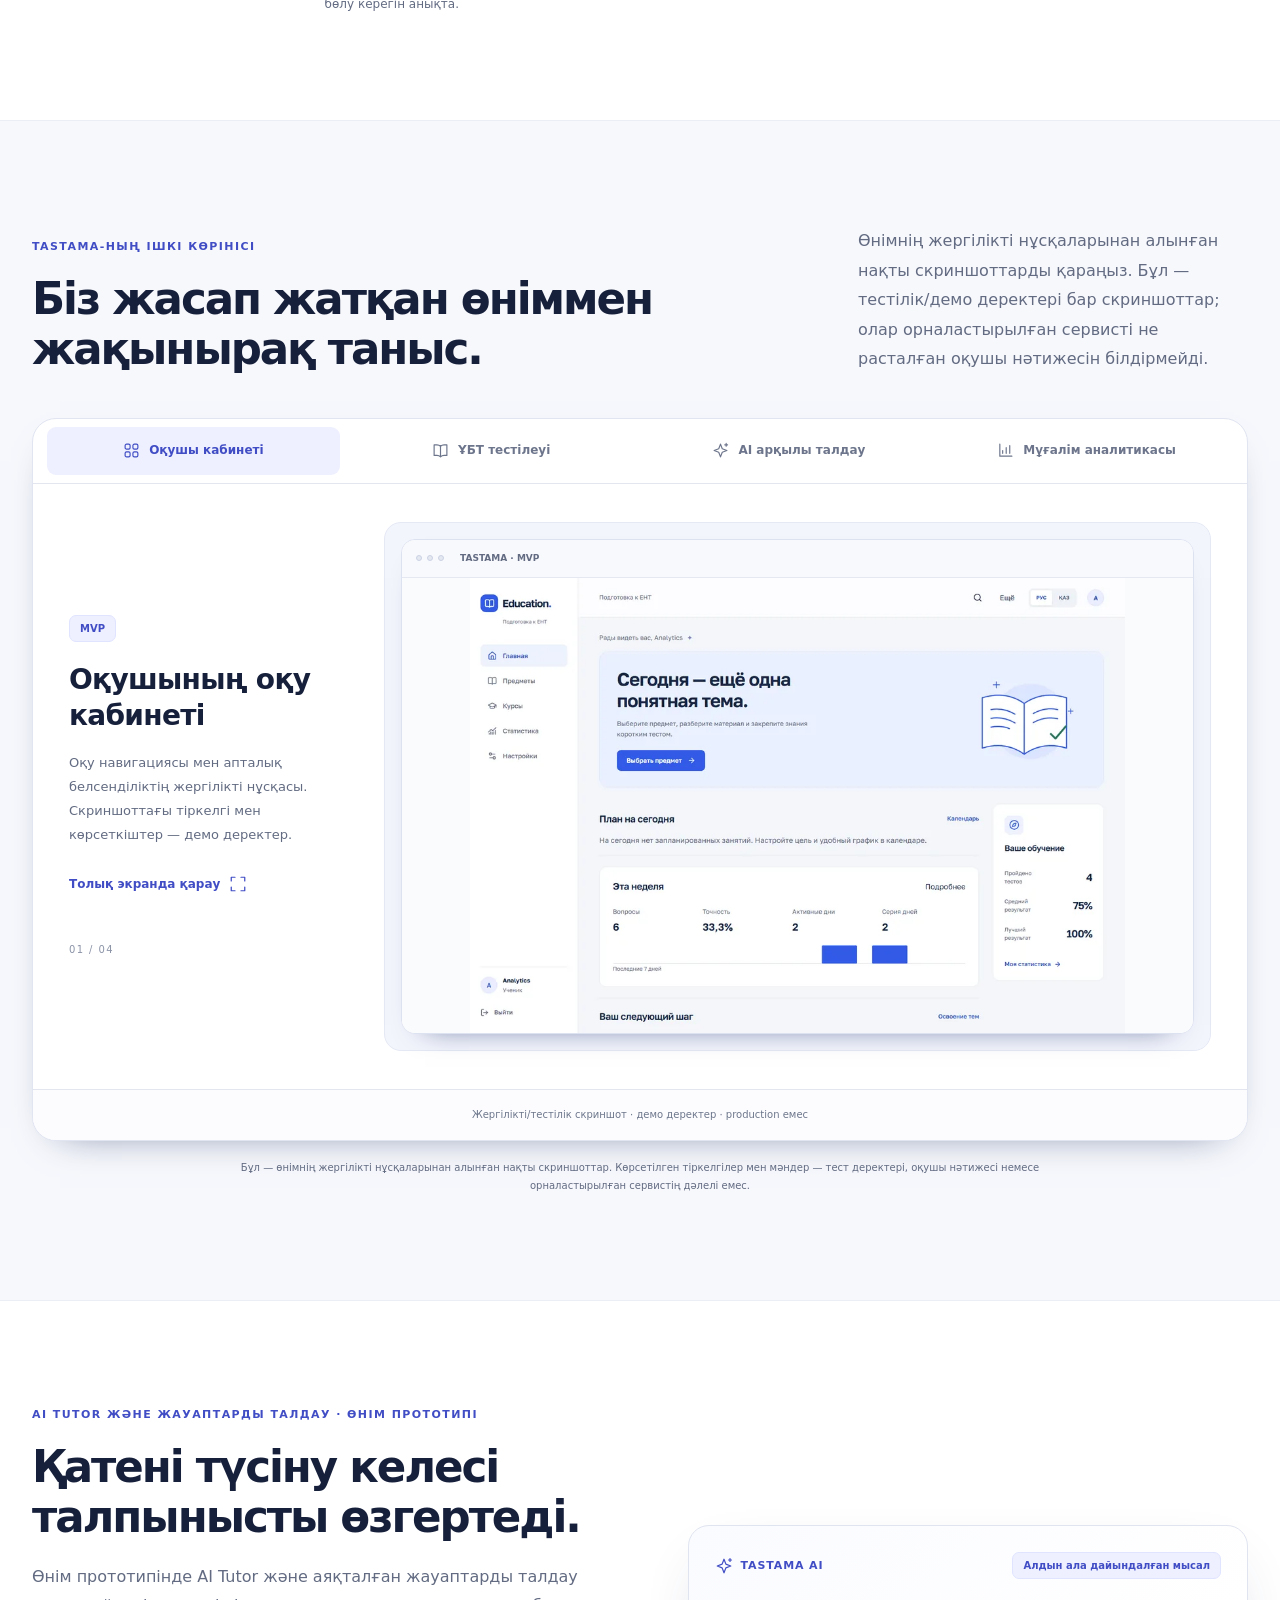
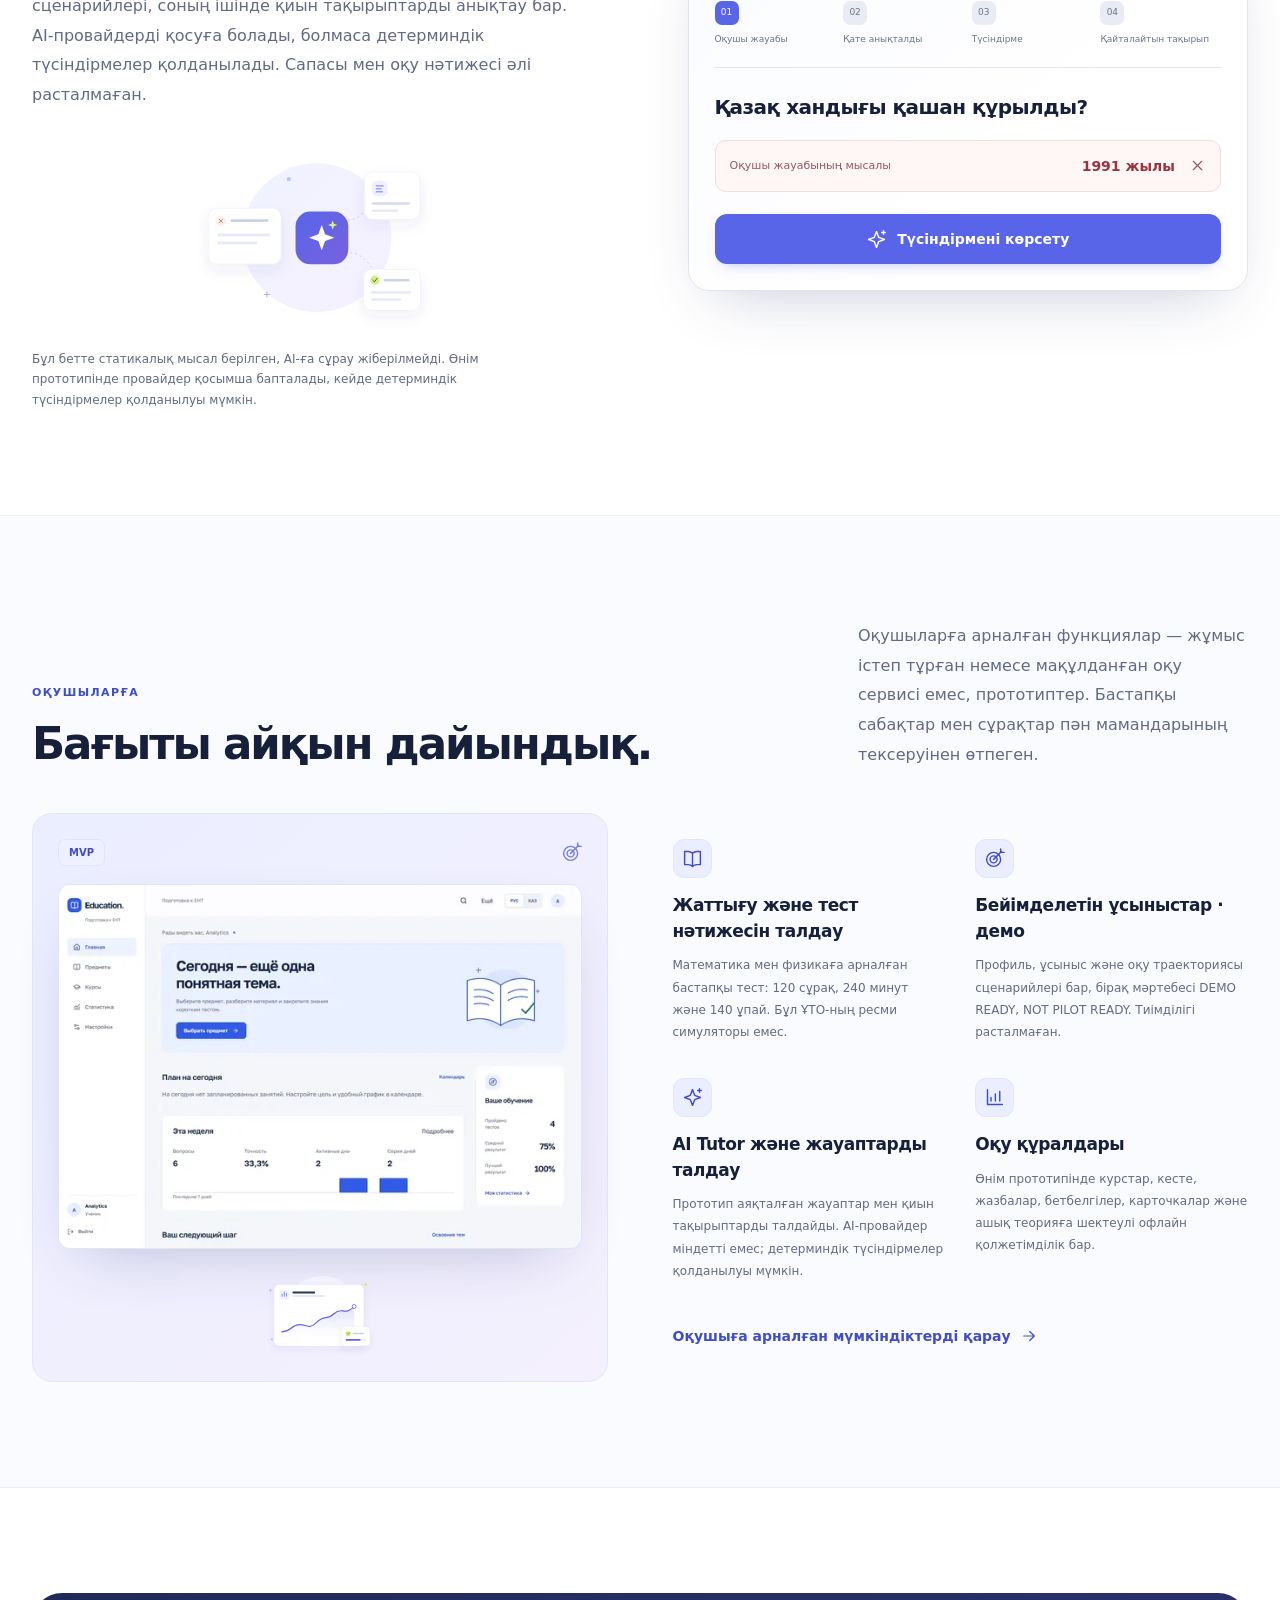
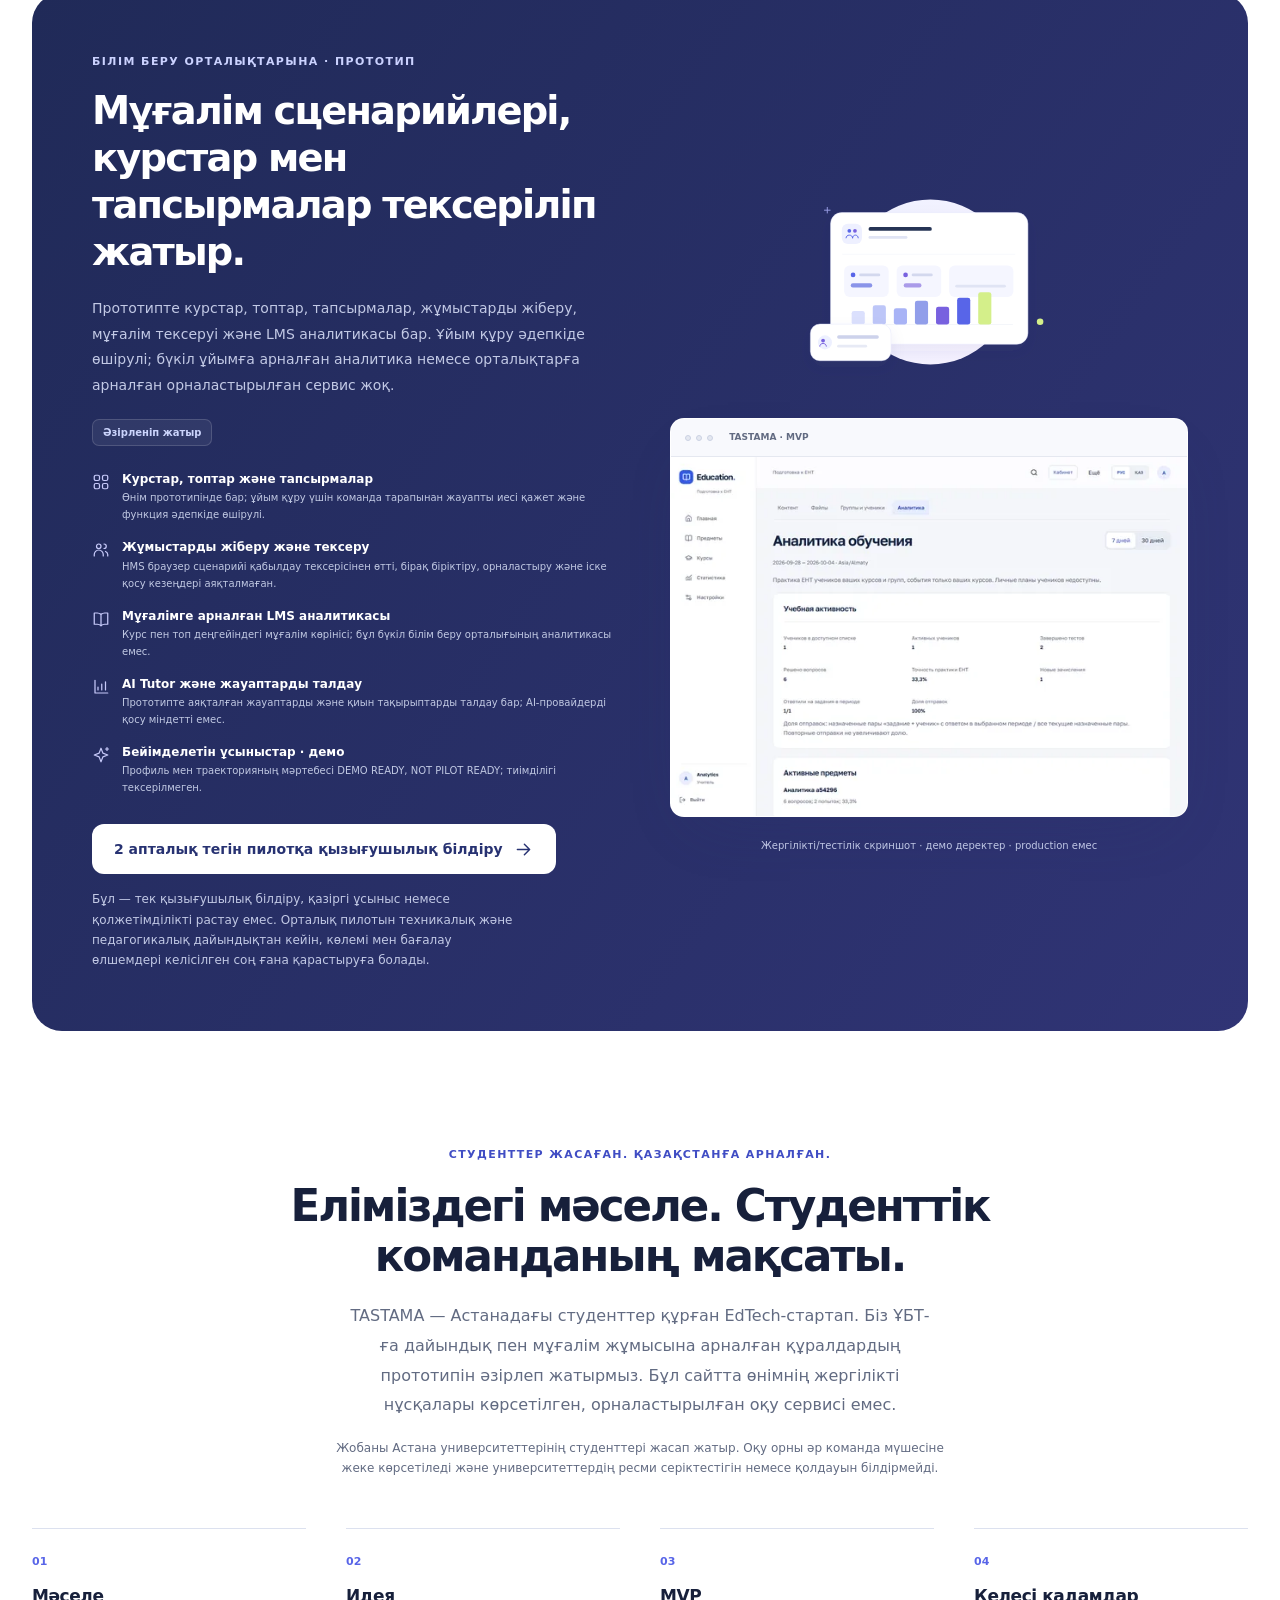
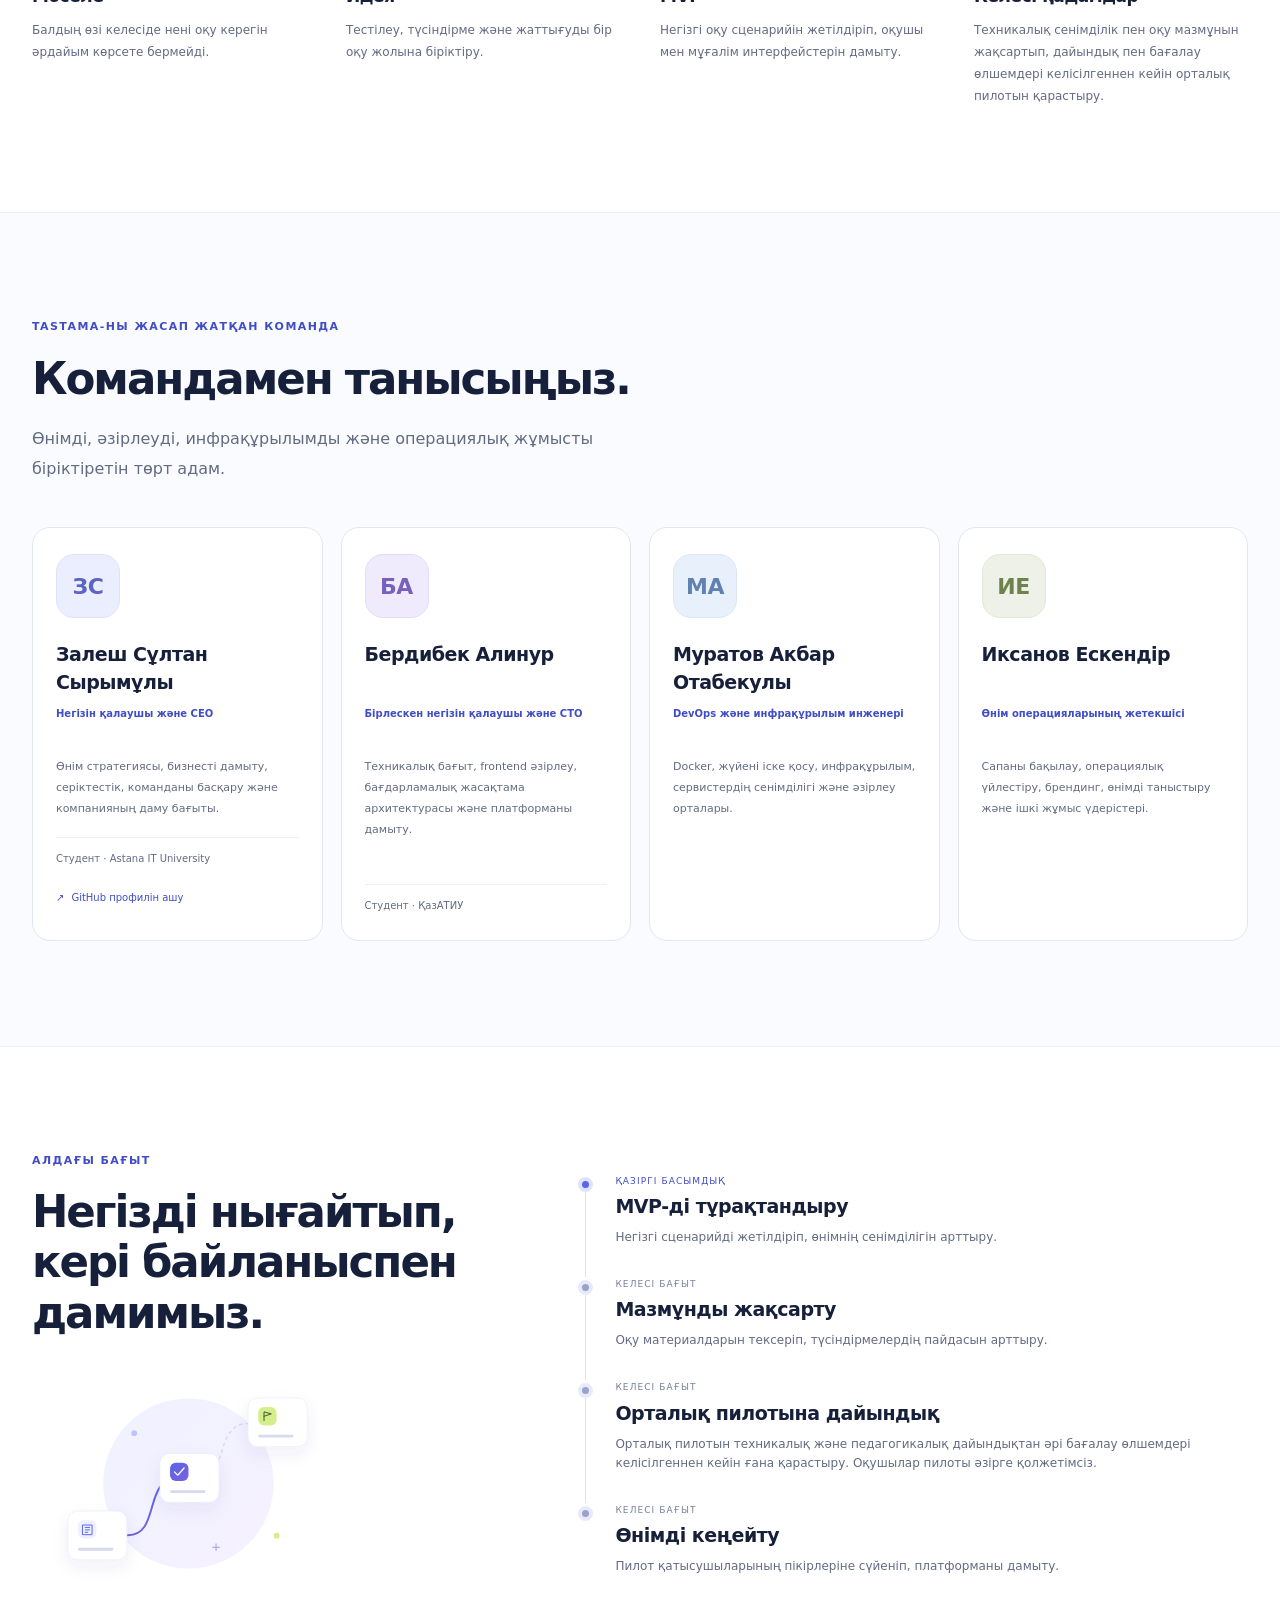
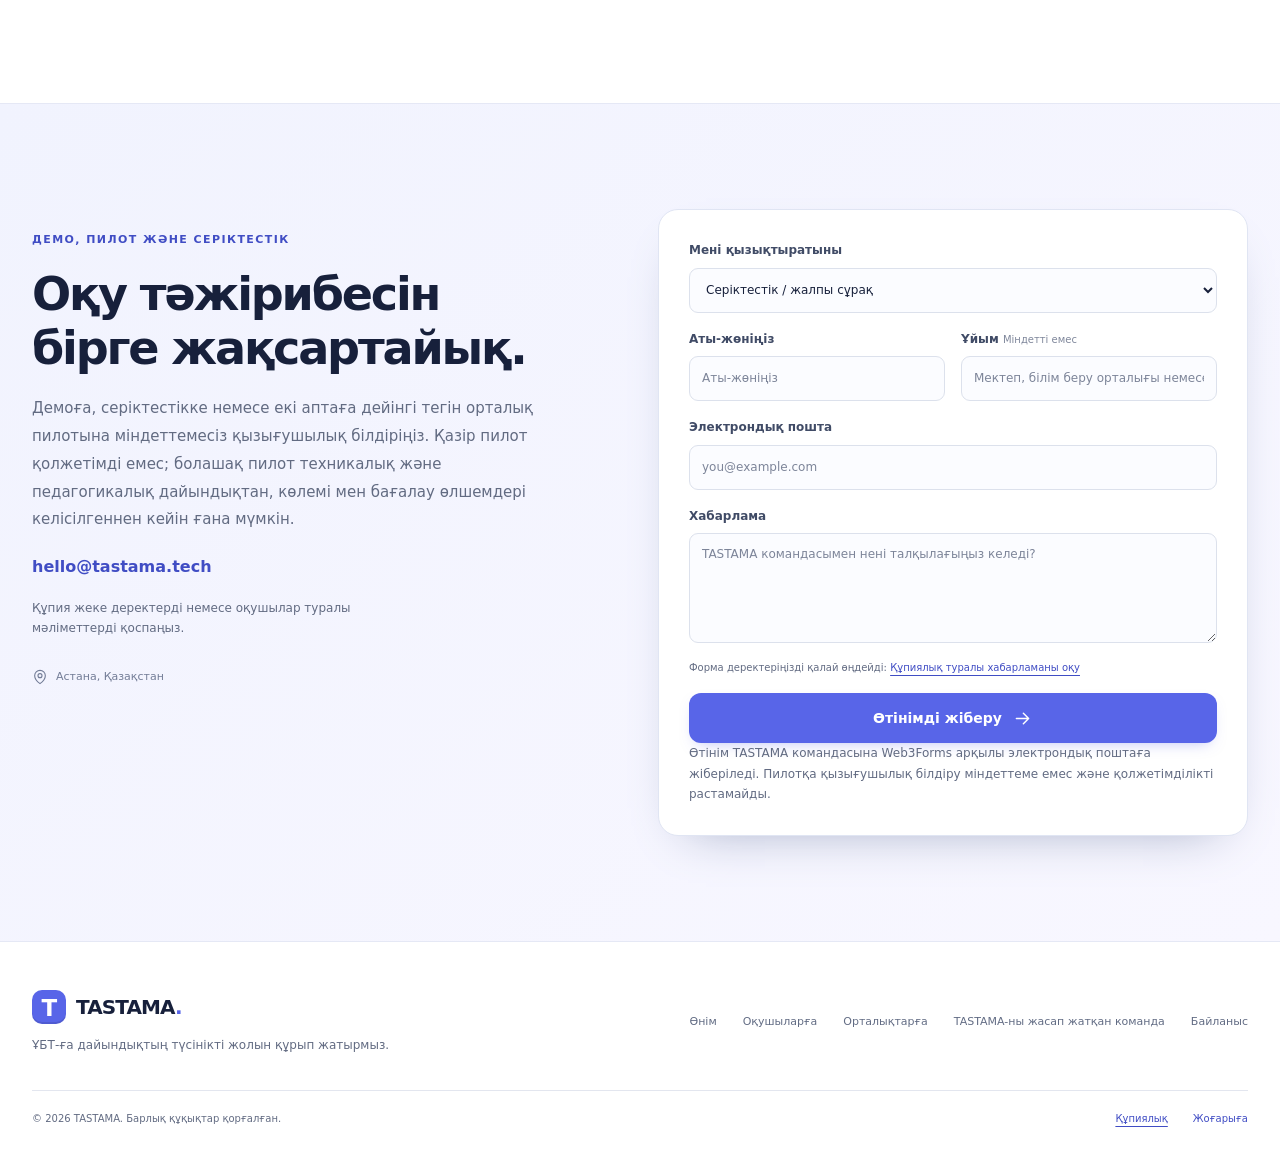
<file: kk/index.html>
<!DOCTYPE html><html lang="kk"><head>
  <meta charset="utf-8">
  <meta name="viewport" content="width=device-width, initial-scale=1">
  <title>TASTAMA — Әр қате — алға басқан қадам</title>
  <meta name="description" content="TASTAMA ҰБТ-ға дайындық пен мұғалімдерге арналған құралдардың прототипін әзірлейді. Өнімді көріп, білім беру орталығына арналған болашақ пилотқа қызығушылық білдіріңіз.">
  <meta name="theme-color" content="#5865e8">
  <meta property="og:type" content="website">
  <meta property="og:site_name" content="TASTAMA">
  <meta property="og:title" content="TASTAMA — Әр қате — алға басқан қадам">
  <meta property="og:description" content="TASTAMA ҰБТ-ға дайындық пен мұғалімдерге арналған құралдардың прототипін әзірлейді. Өнімді көріп, білім беру орталығына арналған болашақ пилотқа қызығушылық білдіріңіз.">
  <meta property="og:url" content="https://tastama.tech/kk/">
  <meta property="og:locale" content="kk_KZ">
  <meta property="og:locale:alternate" content="en_US">
  <meta property="og:locale:alternate" content="ru_RU">
  <meta property="og:image" content="https://tastama.tech/assets/og-image.png">
  <meta property="og:image:width" content="1200">
  <meta property="og:image:height" content="630">
  <meta name="twitter:card" content="summary_large_image">
  <link rel="canonical" href="https://tastama.tech/kk/">
  <link rel="alternate" hreflang="en" href="https://tastama.tech/en/">
  <link rel="alternate" hreflang="ru" href="https://tastama.tech/ru/">
  <link rel="alternate" hreflang="kk" href="https://tastama.tech/kk/">
  <link rel="alternate" hreflang="x-default" href="https://tastama.tech/">
  <link rel="icon" href="/assets/favicon.svg" type="image/svg+xml">
  <script>(function(){var t;try{localStorage.removeItem('tastama-theme');t=sessionStorage.getItem('tastama-theme')}catch(e){}if(t!=='light'&&t!=='dark')t=matchMedia('(prefers-color-scheme: dark)').matches?'dark':'light';document.documentElement.setAttribute('data-theme',t)})()</script>
  <link rel="stylesheet" href="/styles.css?v=pilot-20261109">
  <script src="/config.js?v=pilot-20261109" defer=""></script><script src="/i18n.js?v=pilot-20261109" defer=""></script><script src="/lib/site-utils.js?v=pilot-20261109" defer=""></script><script src="/script.js?v=pilot-20261109" defer=""></script>
  <script type="application/ld+json">{"@context":"https://schema.org","@type":"WebSite","name":"TASTAMA","url":"https://tastama.tech/","inLanguage":["en","ru","kk"],"about":{"@type":"Thing","name":"UNT preparation in Kazakhstan"}}</script>
<noscript><style>.menu-toggle,.theme-toggle{display:none}.mobile-menu[hidden]{display:grid!important}.product-tabs{display:none}.screen-panel[hidden]{display:block!important}.showcase-screens{display:block}.screen-panel{margin-block:16px}.screenshot-button{cursor:default}.motion-ready .reveal{opacity:1;transform:none}</style></noscript>
</head>
<body id="top">
  <a class="skip-link" href="#main" data-i18n="a11y.skip">Негізгі мазмұнға өту</a>
  <svg class="icon-library" xmlns="http://www.w3.org/2000/svg" aria-hidden="true">
    <symbol id="i-arrow" viewBox="0 0 24 24"><path d="M5 12h14m-6-6 6 6-6 6"></path></symbol><symbol id="i-moon" viewBox="0 0 24 24"><path d="M20 14.5A8 8 0 0 1 9.5 4a8 8 0 1 0 10.5 10.5Z"></path></symbol><symbol id="i-sun" viewBox="0 0 24 24"><circle cx="12" cy="12" r="4"></circle><path d="M12 2v2m0 16v2M4.9 4.9l1.4 1.4m11.4 11.4 1.4 1.4M2 12h2m16 0h2M4.9 19.1l1.4-1.4M17.7 6.3l1.4-1.4"></path></symbol><symbol id="i-check" viewBox="0 0 24 24"><path d="m5 12 4 4L19 6"></path></symbol><symbol id="i-play" viewBox="0 0 24 24"><path d="m9 5 10 7-10 7Z"></path></symbol><symbol id="i-close" viewBox="0 0 24 24"><path d="m6 6 12 12M6 18 18 6"></path></symbol><symbol id="i-expand" viewBox="0 0 24 24"><path d="M8 3H3v5m13-5h5v5M3 16v5h5m13-5v5h-5"></path></symbol><symbol id="i-book" viewBox="0 0 24 24"><path d="M12 5v15M3 4h4c3 0 5 2 5 2s2-2 5-2h4v15h-4c-3 0-5 2-5 2s-2-2-5-2H3Z"></path></symbol><symbol id="i-chart" viewBox="0 0 24 24"><path d="M4 3v17h17M8 16v-4m5 4V8m5 8V5"></path></symbol><symbol id="i-users" viewBox="0 0 24 24"><circle cx="9" cy="7" r="3"></circle><path d="M3 20v-2a6 6 0 0 1 12 0v2m1-16a3 3 0 0 1 0 6m2 4a5 5 0 0 1 3 4v2"></path></symbol><symbol id="i-spark" viewBox="0 0 24 24"><path d="m12 3 2.5 6.5L21 12l-6.5 2.5L12 21l-2.5-6.5L3 12l6.5-2.5ZM20 2v4m-2-2h4"></path></symbol><symbol id="i-target" viewBox="0 0 24 24"><circle cx="11" cy="13" r="8"></circle><circle cx="11" cy="13" r="4"></circle><path d="m11 13 9-9m-1-3v4h4"></path></symbol><symbol id="i-grid" viewBox="0 0 24 24"><rect x="3" y="3" width="7" height="7" rx="2"></rect><rect x="14" y="3" width="7" height="7" rx="2"></rect><rect x="3" y="14" width="7" height="7" rx="2"></rect><rect x="14" y="14" width="7" height="7" rx="2"></rect></symbol><symbol id="i-mail" viewBox="0 0 24 24"><rect x="3" y="5" width="18" height="14" rx="3"></rect><path d="m3 6 9 7 9-7"></path></symbol><symbol id="i-pin" viewBox="0 0 24 24"><path d="M20 10c0 6-8 12-8 12S4 16 4 10a8 8 0 1 1 16 0Z"></path><circle cx="12" cy="10" r="3"></circle></symbol>
  </svg>
  <header class="site-header"><div class="container nav-wrap">
    <a class="brand" href="#top" data-i18n-aria="a11y.home" aria-label="TASTAMA басты беті"><span class="brand-mark" aria-hidden="true">T</span><span>TASTAMA<span class="brand-dot" aria-hidden="true">.</span></span></a>
    <nav class="desktop-nav" data-i18n-aria="a11y.primary" aria-label="Негізгі навигация"><a href="#product" data-i18n="nav.product">Өнім</a><a href="#how" data-i18n="nav.how">Қалай жұмыс істейді</a><a href="#students" data-i18n="nav.students">Оқушыларға</a><a href="#centers" data-i18n="nav.centers">Орталықтарға</a><a href="#ai" data-i18n="nav.ai">AI</a><a href="#about" data-i18n="nav.about">Біз туралы</a><a href="#contact" data-i18n="nav.contact">Байланыс</a></nav>
    <div class="nav-actions"><button class="theme-toggle" type="button" data-i18n-aria="a11y.themeDark" aria-label="Қараңғы режимге ауысу"><svg class="icon i-moon" aria-hidden="true"><use href="#i-moon"></use></svg><svg class="icon i-sun" aria-hidden="true"><use href="#i-sun"></use></svg></button><div class="language-switcher" role="group" data-i18n-aria="a11y.language" aria-label="Сайт тілі"><a href="/ru/" class="lang-btn" data-lang="ru" lang="ru" aria-label="RU — Русский" aria-current="false">RU</a><a href="/kk/" class="lang-btn active" data-lang="kk" lang="kk" aria-label="KK — Қазақша" aria-current="true">KK</a><a href="/en/" class="lang-btn" data-lang="en" lang="en" aria-label="EN — English" aria-current="false">EN</a></div><a class="button button-small header-cta js-platform-link" href="#contact" data-intent="demo" data-event="request_demo" data-i18n="nav.demo">Демо сұрау</a><button class="menu-toggle" type="button" aria-controls="mobile-menu" aria-expanded="false" data-i18n-aria="a11y.menuOpen" aria-label="Навигация мәзірін ашу"><span></span><span></span></button></div>
  </div><nav class="mobile-menu" id="mobile-menu" hidden="" data-i18n-aria="a11y.primary" aria-label="Негізгі навигация"><a href="#product" data-i18n="nav.product">Өнім</a><a href="#how" data-i18n="nav.how">Қалай жұмыс істейді</a><a href="#students" data-i18n="nav.students">Оқушыларға</a><a href="#centers" data-i18n="nav.centers">Орталықтарға</a><a href="#ai" data-i18n="nav.ai">AI</a><a href="#about" data-i18n="nav.about">Біз туралы</a><a href="#contact" data-i18n="nav.contact">Байланыс</a><a class="button js-platform-link" href="#contact" data-intent="demo" data-event="request_demo" data-i18n="nav.demo">Демо сұрау</a></nav></header>
  <main id="main" tabindex="-1">
    <section class="hero" aria-labelledby="hero-title"><div class="hero-orbit" aria-hidden="true"></div><div class="container hero-grid">
      <div class="hero-copy"><p class="eyebrow hero-eyebrow"><span class="status-dot"></span><span data-i18n="hero.eyebrow">Қазақстанда жасалған · ҰБТ-ға дайындық</span></p><h1 id="hero-title"><span data-i18n="hero.title">Әр қате —</span> <span class="gradient-text" data-i18n="hero.titleAccent">алға басқан қадам.</span></h1><p class="hero-lead" data-i18n="hero.lead">TASTAMA ҰБТ-ға дайындық және мұғалім жұмысына арналған құралдардың прототипін әзірлеп жатыр. Өнімнің жергілікті нұсқаларын көріп, білім беру орталығына арналған болашақ пилотқа қызығушылық білдіріңіз.</p><div class="hero-actions"><a class="button" href="#product" data-event="explore_product"><span data-i18n="hero.explore">TASTAMA-мен танысу</span><svg class="icon" aria-hidden="true"><use href="#i-arrow"></use></svg></a><a class="button button-secondary" href="#how" data-event="how_it_works"><svg class="icon" aria-hidden="true"><use href="#i-play"></use></svg><span data-i18n="hero.how">Қалай жұмыс істейді</span></a></div><a class="text-link js-platform-link" href="#contact" data-intent="demo" data-event="request_demo"><span data-i18n="hero.demo">Демо сұрау</span><svg class="icon" aria-hidden="true"><use href="#i-arrow"></use></svg></a><p class="microcopy" data-i18n="hero.note">Өнімнің жергілікті/тестілік нұсқасы · оқушыларға арналған орналастырылған сервис те, расталған пилот та емес.</p></div>
      <figure class="hero-visual"><div class="visual-topline"><span class="tiny-pill"><span class="status-dot"></span><span data-i18n="common.mvp">MVP</span></span><span class="visual-index" aria-hidden="true">T / 01</span></div><div class="browser-frame hero-browser"><div class="browser-bar"><span class="browser-dots" aria-hidden="true"><i></i><i></i><i></i></span><span>TASTAMA · MVP</span><svg class="icon" aria-hidden="true"><use href="#i-grid"></use></svg></div><button class="screenshot-button" type="button" data-screen="0" data-i18n-aria="a11y.expand" aria-label="Скриншотты толық экранда ашу"><img src="/assets/screenshots/student-dashboard-demo-1000.webp" srcset="/assets/screenshots/student-dashboard-demo-600.webp 600w, /assets/screenshots/student-dashboard-demo-1000.webp 1000w, /assets/screenshots/student-dashboard-demo-1440.webp 1440w" sizes="(min-width:1100px) 600px, (min-width:700px) 50vw, 94vw" width="1440" height="1000" fetchpriority="high" data-i18n-alt="hero.imageAlt" alt="TASTAMA өнімінің жергілікті нұсқасынан алынған оқушы кабинеті. Көрсетілген оқу көрсеткіштері — оқушы нәтижесі емес, демо деректер."></button></div><figcaption class="hero-caption"><span class="caption-icon"><svg class="icon" aria-hidden="true"><use href="#i-check"></use></svg></span><div><strong data-i18n="hero.screenLabel">Оқушы кабинеті</strong><span data-i18n="hero.screenNote">Өнімнің жергілікті нұсқасы · оқушы нәтижесі емес, демо деректер</span></div></figcaption></figure>
    </div><div class="container audience-strip"><span><svg class="icon" aria-hidden="true"><use href="#i-book"></use></svg><span data-i18n="strip.students">ҰБТ-ға дайындалып жүрген оқушыларға</span></span><span><svg class="icon" aria-hidden="true"><use href="#i-users"></use></svg><span data-i18n="strip.centers">Пилотқа қызығушылық танытқан білім беру орталықтарына</span></span><span class="strip-stage"><span class="status-dot"></span><span data-i18n="strip.stage">Өнім прототипі · жұмыс істеп тұрған сервис емес</span></span></div></section>
    <section class="section how-section" id="how" aria-labelledby="how-title"><div class="container"><div class="section-heading reveal"><p class="eyebrow" data-i18n="how.eyebrow">Дайындық жолы</p><h2 id="how-title" data-i18n="how.title">Тест нәтижесінен келесі қадамға дейін.</h2><p class="section-lead" data-i18n="how.lead">Бұл — дайындықтың үлгі сценарийі, оқушыларға арналған жұмыс істеп тұрған сервис емес. Кейбір функциялар — прототип, ал оқу мазмұнын педагогтер әлі тексеруі керек.</p></div><ol class="steps">
      <li class="step reveal"><span class="step-index">01</span><img src="/assets/illustrations/step-test.svg" width="160" height="140" alt="" loading="lazy"><h3 data-i18n="how.s1Title">Тест тапсыр</h3><p data-i18n="how.s1Text">Біліміңді тексеру үшін ҰБТ форматындағы тапсырмалардан баста.</p></li><li class="step reveal"><span class="step-index">02</span><img src="/assets/illustrations/step-topics.svg" width="160" height="140" alt="" loading="lazy"><h3 data-i18n="how.s2Title">Әлсіз тақырыптарды анықта</h3><p data-i18n="how.s2Text">Нәтижелерге қарап, қай тақырыптарға көбірек көңіл бөлу керегін анықта.</p></li><li class="step reveal"><span class="step-index">03</span><img src="/assets/illustrations/step-explain.svg" width="160" height="140" alt="" loading="lazy"><h3 data-i18n="how.s3Title">Қателеріңді түсін</h3><p data-i18n="how.s3Text">Дұрыс жауаптың логикасын түсіну үшін түсіндірмені оқы.</p></li><li class="step reveal"><span class="step-index">04</span><img src="/assets/illustrations/step-practice.svg" width="160" height="140" alt="" loading="lazy"><h3 data-i18n="how.s4Title">Мақсатты түрде жаттық</h3><p data-i18n="how.s4Text">Қажетті теорияны қайталап, ұқсас тапсырмаларды орында.</p></li><li class="step reveal"><span class="step-index">05</span><img src="/assets/illustrations/step-progress.svg" width="160" height="140" alt="" loading="lazy"><h3 data-i18n="how.s5Title">Ілгерілеуіңді бақыла</h3><p data-i18n="how.s5Text">Нәтижелеріңді салыстырып, дайындықтың келесі кезеңіне тақырыптар таңда.</p></li>
    </ol></div></section>
    <section class="section product-section" id="product" aria-labelledby="product-title"><div class="container"><div class="section-heading heading-split reveal"><div><p class="eyebrow" data-i18n="product.eyebrow">TASTAMA-ның ішкі көрінісі</p><h2 id="product-title" data-i18n="product.title">Біз жасап жатқан өніммен жақынырақ таныс.</h2></div><p class="section-lead" data-i18n="product.lead">Өнімнің жергілікті нұсқаларынан алынған нақты скриншоттарды қараңыз. Бұл — тестілік/демо деректері бар скриншоттар; олар орналастырылған сервисті не расталған оқушы нәтижесін білдірмейді.</p></div><div class="showcase reveal" data-i18n-aria="a11y.showcase" aria-label="Өнім скриншоттары"><div class="product-tabs" role="tablist" data-i18n-aria="a11y.tabs" aria-label="Өнім экранын таңдау">
      <button role="tab" type="button" id="tab-0" aria-controls="panel-0" aria-selected="true" data-tab="0"><svg class="icon" aria-hidden="true"><use href="#i-grid"></use></svg><span data-i18n="product.tab1">Оқушы кабинеті</span></button><button role="tab" type="button" id="tab-1" aria-controls="panel-1" aria-selected="false" tabindex="-1" data-tab="1"><svg class="icon" aria-hidden="true"><use href="#i-book"></use></svg><span data-i18n="product.tab2">ҰБТ тестілеуі</span></button><button role="tab" type="button" id="tab-2" aria-controls="panel-2" aria-selected="false" tabindex="-1" data-tab="2"><svg class="icon" aria-hidden="true"><use href="#i-spark"></use></svg><span data-i18n="product.tab3">AI арқылы талдау</span></button><button role="tab" type="button" id="tab-3" aria-controls="panel-3" aria-selected="false" tabindex="-1" data-tab="3"><svg class="icon" aria-hidden="true"><use href="#i-chart"></use></svg><span data-i18n="product.tab4">Мұғалім аналитикасы</span></button>
    </div><div class="showcase-body"><div class="showcase-copy"><span class="tiny-pill" data-i18n="common.mvp">MVP</span><h3 id="showcase-title" data-i18n="product.p1Title">Оқушының оқу кабинеті</h3><p id="showcase-description" data-i18n="product.p1Text">Оқу навигациясы мен апталық белсенділіктің жергілікті нұсқасы. Скриншоттағы тіркелгі мен көрсеткіштер — демо деректер.</p><button class="text-link" id="expand-showcase" type="button"><span data-i18n="product.expand">Толық экранда қарау</span><svg class="icon" aria-hidden="true"><use href="#i-expand"></use></svg></button><span class="showcase-number" aria-hidden="true">01 / 04</span></div><div class="showcase-screens">
      <div class="screen-panel" id="panel-0" role="tabpanel" aria-labelledby="tab-0" tabindex="0"><div class="browser-frame"><div class="browser-bar"><span class="browser-dots" aria-hidden="true"><i></i><i></i><i></i></span><span>TASTAMA · MVP</span></div><button class="screenshot-button" data-screen="0" type="button" data-i18n-aria="a11y.expand" aria-label="Скриншотты толық экранда ашу"><img src="/assets/screenshots/student-dashboard-demo-1000.webp" srcset="/assets/screenshots/student-dashboard-demo-600.webp 600w, /assets/screenshots/student-dashboard-demo-1000.webp 1000w, /assets/screenshots/student-dashboard-demo-1440.webp 1440w" sizes="(min-width:1024px) 780px, 90vw" width="1440" height="1000" loading="lazy" data-i18n-alt="product.alt1" alt="TASTAMA оқушы кабинетінің жергілікті нұсқасы: оқу навигациясы мен апталық белсенділік; тіркелгі мен нәтижелер — демо деректер."></button></div></div>
      <div class="screen-panel" id="panel-1" role="tabpanel" aria-labelledby="tab-1" tabindex="0" hidden=""><div class="browser-frame"><div class="browser-bar"><span class="browser-dots" aria-hidden="true"><i></i><i></i><i></i></span><span>TASTAMA · MVP</span></div><button class="screenshot-button" data-screen="1" type="button" data-i18n-aria="a11y.expand" aria-label="Скриншотты толық экранда ашу"><img src="/assets/screenshots/unt-test-1000.webp" srcset="/assets/screenshots/unt-test-600.webp 600w, /assets/screenshots/unt-test-1000.webp 1000w, /assets/screenshots/unt-test-1600.webp 1600w" sizes="(min-width:1024px) 780px, 90vw" width="1200" height="900" loading="lazy" data-i18n-alt="product.alt2" alt="ҰБТ үлгісіндегі жаттығу прототипі; ҰТО-ның ресми симуляторы емес."></button></div></div>
      <div class="screen-panel" id="panel-2" role="tabpanel" aria-labelledby="tab-2" tabindex="0" hidden=""><div class="browser-frame"><div class="browser-bar"><span class="browser-dots" aria-hidden="true"><i></i><i></i><i></i></span><span>TASTAMA · MVP</span></div><button class="screenshot-button" data-screen="2" type="button" data-i18n-aria="a11y.expand" aria-label="Скриншотты толық экранда ашу"><img src="/assets/screenshots/test-results-1000.webp" srcset="/assets/screenshots/test-results-600.webp 600w, /assets/screenshots/test-results-1000.webp 1000w, /assets/screenshots/test-results-1600.webp 1600w" sizes="(min-width:1024px) 780px, 90vw" width="1200" height="1240" loading="lazy" data-i18n-alt="product.alt3" alt="Жауаптарды талдауға арналған архивтік прототип; нақты уақытта AI жауабын көрсетпейді."></button></div></div>
      <div class="screen-panel" id="panel-3" role="tabpanel" aria-labelledby="tab-3" tabindex="0" hidden=""><div class="browser-frame"><div class="browser-bar"><span class="browser-dots" aria-hidden="true"><i></i><i></i><i></i></span><span>TASTAMA · MVP</span></div><button class="screenshot-button" data-screen="3" type="button" data-i18n-aria="a11y.expand" aria-label="Скриншотты толық экранда ашу"><img src="/assets/screenshots/teacher-lms-analytics-demo-1000.webp" srcset="/assets/screenshots/teacher-lms-analytics-demo-600.webp 600w, /assets/screenshots/teacher-lms-analytics-demo-1000.webp 1000w, /assets/screenshots/teacher-lms-analytics-demo-1440.webp 1440w" sizes="(min-width:1024px) 780px, 90vw" width="1440" height="1000" loading="lazy" data-i18n-alt="product.alt4" alt="Курстар мен топтарға арналған мұғалімдік LMS аналитикасының жергілікті скриншоты; демо деректер, ұйым аналитикасы емес."></button></div></div>
    </div></div><p class="showcase-caption" data-i18n="product.caption">Жергілікті/тестілік скриншот · демо деректер · production емес</p></div><p class="asset-note" data-i18n="product.privacyNote">Бұл — өнімнің жергілікті нұсқаларынан алынған нақты скриншоттар. Көрсетілген тіркелгілер мен мәндер — тест деректері, оқушы нәтижесі немесе орналастырылған сервистің дәлелі емес.</p></div></section>
    <section class="section ai-section" id="ai" aria-labelledby="ai-title"><div class="container ai-layout"><div class="ai-copy reveal"><p class="eyebrow" data-i18n="ai.eyebrow">AI Tutor және жауаптарды талдау · өнім прототипі</p><h2 id="ai-title" data-i18n="ai.title">Қатені түсіну келесі талпынысты өзгертеді.</h2><p class="section-lead" data-i18n="ai.lead">Өнім прототипінде AI Tutor және аяқталған жауаптарды талдау сценарийлері, соның ішінде қиын тақырыптарды анықтау бар. AI-провайдерді қосуға болады, болмаса детерминдік түсіндірмелер қолданылады. Сапасы мен оқу нәтижесі әлі расталмаған.</p><img class="ai-illustration" src="/assets/illustrations/ai-error-analysis.svg" alt="" width="640" height="480" loading="lazy"><p class="microcopy" data-i18n="ai.note">Бұл бетте статикалық мысал берілген, AI-ға сұрау жіберілмейді. Өнім прототипінде провайдер қосымша бапталады, кейде детерминдік түсіндірмелер қолданылуы мүмкін.</p></div><div class="ai-demo reveal"><div class="demo-topline"><span class="demo-brand"><svg class="icon" aria-hidden="true"><use href="#i-spark"></use></svg> TASTAMA AI</span><span class="tiny-pill" data-i18n="common.example">Алдын ала дайындалған мысал</span></div><ol class="ai-flow"><li class="active"><span>01</span><span data-i18n="ai.step1">Оқушы жауабы</span></li><li><span>02</span><span data-i18n="ai.step2">Қате анықталды</span></li><li><span>03</span><span data-i18n="ai.step3">Түсіндірме</span></li><li><span>04</span><span data-i18n="ai.step4">Қайталайтын тақырып</span></li></ol><h3 class="demo-question" data-i18n="ai.question">Қазақ хандығы қашан құрылды?</h3><div class="answer-card"><span data-i18n="ai.answerLabel">Оқушы жауабының мысалы</span><strong data-i18n="ai.wrong">1991 жылы</strong><svg class="icon" aria-hidden="true"><use href="#i-close"></use></svg></div><div class="ai-result" id="ai-result" hidden=""><div class="correct-answer"><svg class="icon" aria-hidden="true"><use href="#i-check"></use></svg><span data-i18n="ai.correctLabel">Дұрыс жауап</span> <span data-i18n="ai.correct">1465–1466 жылдары</span></div><h4 data-i18n="ai.explainTitle">Екі бөлек тарихи оқиға</h4><p data-i18n="ai.explanation">1991 жыл — Қазақстанның тәуелсіздік алған жылы. Қазақ хандығының құрылуы дәстүрлі түрде 1465–1466 жылдармен және Керей мен Жәнібек есімдерімен байланыстырылады. Қайта жауап бермес бұрын осы оқиғаларды уақыт сызығына орналастыр.</p><div class="topic-recommendation"><svg class="icon" aria-hidden="true"><use href="#i-book"></use></svg><div><strong data-i18n="ai.recommendTitle">Нені қайталау керек</strong><p data-i18n="ai.recommendation">Қазақ хандығының құрылуы: Керей, Жәнібек және XV ғасырдағы тарихи жағдай.</p></div></div><a class="demo-source" href="https://e-history.kz/en/amp/history-of-kazakhstan/show/9553" target="_blank" rel="noopener noreferrer">e-history.kz ↗</a></div><button class="button demo-reveal" id="demo-reveal" type="button" aria-expanded="false" aria-controls="ai-result"><svg class="icon" aria-hidden="true"><use href="#i-spark"></use></svg><span data-i18n="ai.reveal">Түсіндірмені көрсету</span></button></div></div></section>
    <section class="section students-section" id="students" aria-labelledby="students-title"><div class="container"><div class="section-heading heading-split reveal"><div><p class="eyebrow" data-i18n="students.eyebrow">Оқушыларға</p><h2 id="students-title" data-i18n="students.title">Бағыты айқын дайындық.</h2></div><p class="section-lead" data-i18n="students.lead">Оқушыларға арналған функциялар — жұмыс істеп тұрған немесе мақұлданған оқу сервисі емес, прототиптер. Бастапқы сабақтар мен сұрақтар пән мамандарының тексеруінен өтпеген.</p></div><div class="student-grid"><div class="student-visual reveal"><div class="student-visual-head"><span class="tiny-pill" data-i18n="common.mvp">MVP</span><svg class="icon" aria-hidden="true"><use href="#i-target"></use></svg></div><img src="/assets/screenshots/student-dashboard-demo-1000.webp" srcset="/assets/screenshots/student-dashboard-demo-600.webp 600w, /assets/screenshots/student-dashboard-demo-1000.webp 1000w, /assets/screenshots/student-dashboard-demo-1440.webp 1440w" sizes="(min-width:1024px) 550px, 90vw" width="1440" height="1000" loading="lazy" data-i18n-alt="students.imageAlt" alt="Өнімнің жергілікті нұсқасынан алынған оқушы кабинеті; көрсетілген мәндер — тест деректері."><img class="progress-art" src="/assets/illustrations/student-progress.svg" width="640" height="480" loading="lazy" alt=""></div><div class="benefit-grid">
      <article class="benefit reveal"><span class="icon-tile"><svg class="icon" aria-hidden="true"><use href="#i-book"></use></svg></span><h3 data-i18n="students.f1Title">Жаттығу және тест нәтижесін талдау</h3><p data-i18n="students.f1Text">Математика мен физикаға арналған бастапқы тест: 120 сұрақ, 240 минут және 140 ұпай. Бұл ҰТО-ның ресми симуляторы емес.</p></article><article class="benefit reveal"><span class="icon-tile"><svg class="icon" aria-hidden="true"><use href="#i-target"></use></svg></span><h3 data-i18n="students.f2Title">Бейімделетін ұсыныстар · демо</h3><p data-i18n="students.f2Text">Профиль, ұсыныс және оқу траекториясы сценарийлері бар, бірақ мәртебесі DEMO READY, NOT PILOT READY. Тиімділігі расталмаған.</p></article><article class="benefit reveal"><span class="icon-tile"><svg class="icon" aria-hidden="true"><use href="#i-spark"></use></svg></span><h3 data-i18n="students.f3Title">AI Tutor және жауаптарды талдау</h3><p data-i18n="students.f3Text">Прототип аяқталған жауаптар мен қиын тақырыптарды талдайды. AI-провайдер міндетті емес; детерминдік түсіндірмелер қолданылуы мүмкін.</p></article><article class="benefit reveal"><span class="icon-tile"><svg class="icon" aria-hidden="true"><use href="#i-chart"></use></svg></span><h3 data-i18n="students.f4Title">Оқу құралдары</h3><p data-i18n="students.f4Text">Өнім прототипінде курстар, кесте, жазбалар, бетбелгілер, карточкалар және ашық теорияға шектеулі офлайн қолжетімділік бар.</p></article><a class="text-link" href="#product" data-event="students_showcase"><span data-i18n="students.cta">Оқушыға арналған мүмкіндіктерді қарау</span><svg class="icon" aria-hidden="true"><use href="#i-arrow"></use></svg></a>
    </div></div></div></section>
    <section class="section centers-section" id="centers" aria-labelledby="centers-title"><div class="container centers-shell"><div class="centers-copy reveal"><p class="eyebrow" data-i18n="centers.eyebrow">Білім беру орталықтарына · прототип</p><h2 id="centers-title" data-i18n="centers.title">Мұғалім сценарийлері, курстар мен тапсырмалар тексеріліп жатыр.</h2><p class="section-lead" data-i18n="centers.lead">Прототипте курстар, топтар, тапсырмалар, жұмыстарды жіберу, мұғалім тексеруі және LMS аналитикасы бар. Ұйым құру әдепкіде өшірулі; бүкіл ұйымға арналған аналитика немесе орталықтарға арналған орналастырылған сервис жоқ.</p><span class="tiny-pill dark-pill" data-i18n="common.development">Әзірленіп жатыр</span><ul class="center-features">
      <li><svg class="icon" aria-hidden="true"><use href="#i-grid"></use></svg><div><strong data-i18n="centers.f1Title">Курстар, топтар және тапсырмалар</strong><span data-i18n="centers.f1Text">Өнім прототипінде бар; ұйым құру үшін команда тарапынан жауапты иесі қажет және функция әдепкіде өшірулі.</span></div></li><li><svg class="icon" aria-hidden="true"><use href="#i-users"></use></svg><div><strong data-i18n="centers.f2Title">Жұмыстарды жіберу және тексеру</strong><span data-i18n="centers.f2Text">HMS браузер сценарийі қабылдау тексерісінен өтті, бірақ біріктіру, орналастыру және іске қосу кезеңдері аяқталмаған.</span></div></li><li><svg class="icon" aria-hidden="true"><use href="#i-book"></use></svg><div><strong data-i18n="centers.f3Title">Мұғалімге арналған LMS аналитикасы</strong><span data-i18n="centers.f3Text">Курс пен топ деңгейіндегі мұғалім көрінісі; бұл бүкіл білім беру орталығының аналитикасы емес.</span></div></li><li><svg class="icon" aria-hidden="true"><use href="#i-chart"></use></svg><div><strong data-i18n="centers.f4Title">AI Tutor және жауаптарды талдау</strong><span data-i18n="centers.f4Text">Прототипте аяқталған жауаптарды және қиын тақырыптарды талдау бар; AI-провайдерді қосу міндетті емес.</span></div></li><li><svg class="icon" aria-hidden="true"><use href="#i-spark"></use></svg><div><strong data-i18n="centers.f5Title">Бейімделетін ұсыныстар · демо</strong><span data-i18n="centers.f5Text">Профиль мен траекторияның мәртебесі DEMO READY, NOT PILOT READY; тиімділігі тексерілмеген.</span></div></li>
    </ul><a class="button button-light" href="#contact" data-intent="pilot" data-event="pilot_application"><span data-i18n="centers.cta">2 апталық тегін пилотқа қызығушылық білдіру</span><svg class="icon" aria-hidden="true"><use href="#i-arrow"></use></svg></a><p class="microcopy" data-i18n="centers.note">Бұл — тек қызығушылық білдіру, қазіргі ұсыныс немесе қолжетімділікті растау емес. Орталық пилотын техникалық және педагогикалық дайындықтан кейін, көлемі мен бағалау өлшемдері келісілген соң ғана қарастыруға болады.</p></div><div class="centers-visual reveal"><img src="/assets/illustrations/teacher-analytics.svg" width="640" height="480" loading="lazy" alt=""><div class="browser-frame"><div class="browser-bar"><span class="browser-dots" aria-hidden="true"><i></i><i></i><i></i></span><span>TASTAMA · MVP</span></div><button class="screenshot-button" type="button" data-screen="3" data-i18n-aria="a11y.expand" aria-label="Скриншотты толық экранда ашу"><img src="/assets/screenshots/teacher-lms-analytics-demo-1000.webp" srcset="/assets/screenshots/teacher-lms-analytics-demo-600.webp 600w, /assets/screenshots/teacher-lms-analytics-demo-1000.webp 1000w, /assets/screenshots/teacher-lms-analytics-demo-1440.webp 1440w" sizes="(min-width:1024px) 580px, 90vw" width="1440" height="1000" loading="lazy" data-i18n-alt="centers.imageAlt" alt="Мұғалімдерге арналған LMS аналитикасының жергілікті скриншоты, демо деректермен; бұл ұйым аналитикасы да, өндірістік сервис те емес."></button></div><p data-i18n="product.caption">Жергілікті/тестілік скриншот · демо деректер · production емес</p></div></div></section>
    <section class="section about-section" id="about" aria-labelledby="about-title"><div class="container"><div class="about-heading reveal"><p class="eyebrow" data-i18n="about.eyebrow">Студенттер жасаған. Қазақстанға арналған.</p><h2 id="about-title" data-i18n="about.title">Еліміздегі мәселе. Студенттік команданың мақсаты.</h2><p class="section-lead" data-i18n="about.lead">TASTAMA — Астанадағы студенттер құрған EdTech-стартап. Біз ҰБТ-ға дайындық пен мұғалім жұмысына арналған құралдардың прототипін әзірлеп жатырмыз. Бұл сайтта өнімнің жергілікті нұсқалары көрсетілген, орналастырылған оқу сервисі емес.</p><p class="microcopy" data-i18n="about.universityNote">Жобаны Астана университеттерінің студенттері жасап жатыр. Оқу орны әр команда мүшесіне жеке көрсетіледі және университеттердің ресми серіктестігін немесе қолдауын білдірмейді.</p></div><ol class="story-line"><li class="reveal"><span>01</span><h3 data-i18n="about.s1Title">Мәселе</h3><p data-i18n="about.s1Text">Балдың өзі келесіде нені оқу керегін әрдайым көрсете бермейді.</p></li><li class="reveal"><span>02</span><h3 data-i18n="about.s2Title">Идея</h3><p data-i18n="about.s2Text">Тестілеу, түсіндірме және жаттығуды бір оқу жолына біріктіру.</p></li><li class="reveal"><span>03</span><h3 data-i18n="about.s3Title">MVP</h3><p data-i18n="about.s3Text">Негізгі оқу сценарийін жетілдіріп, оқушы мен мұғалім интерфейстерін дамыту.</p></li><li class="reveal"><span>04</span><h3 data-i18n="about.s4Title">Келесі қадамдар</h3><p data-i18n="about.s4Text">Техникалық сенімділік пен оқу мазмұнын жақсартып, дайындық пен бағалау өлшемдері келісілгеннен кейін орталық пилотын қарастыру.</p></li></ol></div></section>
    <section class="section team-section" id="team" aria-labelledby="team-title"><div class="container"><div class="section-heading reveal"><p class="eyebrow" data-i18n="team.eyebrow">TASTAMA-ны жасап жатқан команда</p><h2 id="team-title" data-i18n="team.title">Командамен танысыңыз.</h2><p class="section-lead" data-i18n="team.lead">Өнімді, әзірлеуді, инфрақұрылымды және операциялық жұмысты біріктіретін төрт адам.</p></div><div class="team-grid" id="team-grid">
      <article class="team-card reveal"><div class="team-avatar" aria-hidden="true">ЗС</div><h3>Залеш Сұлтан Сырымұлы</h3><p class="team-role" data-i18n="team.role1">Негізін қалаушы және CEO</p><p class="team-bio" data-i18n="team.bio1">Өнім стратегиясы, бизнесті дамыту, серіктестік, команданы басқару және компанияның даму бағыты.</p><p class="team-university" data-i18n="team.university1">Студент · Astana IT University</p><a class="team-social" href="https://github.com/ZaleshSultan" target="_blank" rel="noopener noreferrer"><span aria-hidden="true">↗</span><span data-i18n="team.github">GitHub профилін ашу</span></a></article><article class="team-card reveal"><div class="team-avatar avatar-two" aria-hidden="true">БА</div><h3>Бердибек Алинур</h3><p class="team-role" data-i18n="team.role2">Бірлескен негізін қалаушы және CTO</p><p class="team-bio" data-i18n="team.bio2">Техникалық бағыт, frontend әзірлеу, бағдарламалық жасақтама архитектурасы және платформаны дамыту.</p><p class="team-university" data-i18n="team.university2">Студент · ҚазАТИУ</p></article><article class="team-card reveal"><div class="team-avatar avatar-three" aria-hidden="true">МА</div><h3>Муратов Акбар Отабекулы</h3><p class="team-role" data-i18n="team.role3">DevOps және инфрақұрылым инженері</p><p class="team-bio" data-i18n="team.bio3">Docker, жүйені іске қосу, инфрақұрылым, сервистердің сенімділігі және әзірлеу орталары.</p></article><article class="team-card reveal"><div class="team-avatar avatar-four" aria-hidden="true">ИЕ</div><h3>Иксанов Ескендір</h3><p class="team-role" data-i18n="team.role4">Өнім операцияларының жетекшісі</p><p class="team-bio" data-i18n="team.bio4">Сапаны бақылау, операциялық үйлестіру, брендинг, өнімді таныстыру және ішкі жұмыс үдерістері.</p></article>
    </div></div></section>
    <section class="section roadmap-section" id="roadmap" aria-labelledby="roadmap-title"><div class="container roadmap-layout"><div class="reveal"><p class="eyebrow" data-i18n="roadmap.eyebrow">Алдағы бағыт</p><h2 id="roadmap-title" data-i18n="roadmap.title">Негізді нығайтып, кері байланыспен дамимыз.</h2><img src="/assets/illustrations/study-roadmap.svg" width="640" height="480" alt="" loading="lazy"></div><ol class="roadmap"><li class="reveal"><span class="roadmap-dot"></span><div><span class="roadmap-status" data-i18n="roadmap.current">Қазіргі басымдық</span><h3 data-i18n="roadmap.s1Title">MVP-ді тұрақтандыру</h3><p data-i18n="roadmap.s1Text">Негізгі сценарийді жетілдіріп, өнімнің сенімділігін арттыру.</p></div></li><li class="reveal"><span class="roadmap-dot"></span><div><span class="roadmap-status" data-i18n="roadmap.next">Келесі бағыт</span><h3 data-i18n="roadmap.s2Title">Мазмұнды жақсарту</h3><p data-i18n="roadmap.s2Text">Оқу материалдарын тексеріп, түсіндірмелердің пайдасын арттыру.</p></div></li><li class="reveal"><span class="roadmap-dot"></span><div><span class="roadmap-status" data-i18n="roadmap.next">Келесі бағыт</span><h3 data-i18n="roadmap.s3Title">Орталық пилотына дайындық</h3><p data-i18n="roadmap.s3Text">Орталық пилотын техникалық және педагогикалық дайындықтан әрі бағалау өлшемдері келісілгеннен кейін ғана қарастыру. Оқушылар пилоты әзірге қолжетімсіз.</p></div></li><li class="reveal"><span class="roadmap-dot"></span><div><span class="roadmap-status" data-i18n="roadmap.next">Келесі бағыт</span><h3 data-i18n="roadmap.s4Title">Өнімді кеңейту</h3><p data-i18n="roadmap.s4Text">Пилот қатысушыларының пікірлеріне сүйеніп, платформаны дамыту.</p></div></li></ol></div></section>
    <section class="section contact-section" id="contact" aria-labelledby="contact-title"><div class="container contact-layout"><div class="contact-copy reveal"><p class="eyebrow" data-i18n="contact.eyebrow">Демо, пилот және серіктестік</p><h2 id="contact-title" data-i18n="contact.title">Оқу тәжірибесін бірге жақсартайық.</h2><p class="section-lead" data-i18n="contact.lead">Демоға, серіктестікке немесе екі аптаға дейінгі тегін орталық пилотына міндеттемесіз қызығушылық білдіріңіз. Қазір пилот қолжетімді емес; болашақ пилот техникалық және педагогикалық дайындықтан, көлемі мен бағалау өлшемдері келісілгеннен кейін ғана мүмкін.</p><div class="contact-notice" id="contact-notice"><svg class="icon" aria-hidden="true"><use href="#i-mail"></use></svg><p data-i18n="contact.notice">Жіберу функциясы әзірге қосылмаған. Форма хабарлама жобасын дайындайды, бірақ оны TASTAMA командасына жібермейді.</p></div><a class="verified-email" id="verified-email" hidden=""></a><p class="microcopy" data-i18n="contact.noSensitive">Құпия жеке деректерді немесе оқушылар туралы мәліметтерді қоспаңыз.</p><span class="contact-location"><svg class="icon" aria-hidden="true"><use href="#i-pin"></use></svg><span data-i18n="footer.location">Астана, Қазақстан</span></span></div><form class="contact-form reveal" id="contact-form" novalidate=""><fieldset id="contact-fields" disabled="">
      <div class="form-field"><label for="contact-intent" data-i18n="contact.intentLabel">Мені қызықтыратыны</label><select id="contact-intent" name="intent"><option value="general" data-i18n="contact.intentGeneral">Серіктестік / жалпы сұрақ</option><option value="demo" data-i18n="contact.intentDemo">Өнім демонстрациясы</option><option value="pilot" data-i18n="contact.intentPilot">2 аптаға дейінгі тегін орталық пилоты · қызығушылық білдіру</option></select></div><div class="form-row"><div class="form-field"><label for="contact-name" data-i18n="contact.name">Аты-жөніңіз</label><input id="contact-name" name="name" type="text" autocomplete="name" required="" minlength="2" maxlength="100" data-i18n-placeholder="contact.namePlaceholder" placeholder="Аты-жөніңіз" aria-describedby="error-name"><span class="field-error" id="error-name"></span></div><div class="form-field"><label for="contact-organization"><span data-i18n="contact.organization">Ұйым</span> <span class="optional" data-i18n="contact.optional">Міндетті емес</span></label><input id="contact-organization" name="organization" type="text" autocomplete="organization" maxlength="160" data-i18n-placeholder="contact.organizationPlaceholder" placeholder="Мектеп, білім беру орталығы немесе компания" aria-describedby="error-organization"><span class="field-error" id="error-organization"></span></div></div><div class="form-field"><label for="contact-email" data-i18n="contact.email">Электрондық пошта</label><input id="contact-email" name="email" type="email" autocomplete="email" required="" maxlength="254" data-i18n-placeholder="contact.emailPlaceholder" placeholder="you@example.com" aria-describedby="error-email"><span class="field-error" id="error-email"></span></div><div class="form-field"><label for="contact-message" data-i18n="contact.message">Хабарлама</label><textarea id="contact-message" name="message" rows="4" required="" minlength="10" maxlength="3000" data-i18n-placeholder="contact.messagePlaceholder" placeholder="TASTAMA командасымен нені талқылағыңыз келеді?" aria-describedby="error-message"></textarea><span class="field-error" id="error-message"></span></div><div class="honeypot" aria-hidden="true"><label for="contact-website">Website</label><input id="contact-website" name="website" type="text" tabindex="-1" autocomplete="off"></div><p class="form-privacy"><span data-i18n="contact.privacyIntro">Форма деректеріңізді қалай өңдейді:</span> <button type="button" class="inline-link" data-open-privacy="" data-i18n="contact.privacyLink">Құпиялық туралы хабарламаны оқу</button></p><button class="button form-submit" type="submit"><span data-i18n="contact.submit">Хабарламаны дайындау</span><svg class="icon" aria-hidden="true"><use href="#i-arrow"></use></svg></button><p class="form-status" id="form-status" role="status" aria-live="polite"></p><div class="draft-result" id="draft-result" hidden=""><textarea id="request-draft" rows="6" readonly="" data-i18n-aria="contact.draftLabel" aria-label="Хабарлама жобасы — жіберілмеген"></textarea><div class="draft-actions"><button class="button button-secondary" id="copy-draft" type="button" data-i18n="contact.copy">Хабарлама жобасын көшіру</button><button class="button button-secondary" id="download-draft" type="button" data-i18n="contact.download">Хабарлама жобасын жүктеп алу</button><a class="button" id="mailto-draft" hidden="" data-i18n="contact.openEmail">Хат жобасын ашу</a></div></div><p class="microcopy" data-i18n="contact.dataNote">Хабарлама жобасы сіз оны көшіргенше, жүктеп алғанша немесе пошта қолданбасында ашқанша осы бетте қалады. Форма оны автоматты түрде жібермейді және серверде сақтамайды.</p><noscript><p data-i18n="contact.noScript">Жергілікті хабарлама жобасын дайындау үшін JavaScript қосыңыз. Хабарлама автоматты түрде жіберілмейді.</p></noscript></fieldset>
    </form></div></section>
  </main>
  <footer class="site-footer"><div class="container footer-top"><div><a class="brand" href="#top" data-i18n-aria="a11y.home" aria-label="TASTAMA басты беті"><span class="brand-mark" aria-hidden="true">T</span><span>TASTAMA<span class="brand-dot" aria-hidden="true">.</span></span></a><p data-i18n="footer.tagline">ҰБТ-ға дайындықтың түсінікті жолын құрып жатырмыз.</p></div><nav data-i18n-aria="a11y.footer" aria-label="Сайттың төменгі навигациясы"><a href="#product" data-i18n="nav.product">Өнім</a><a href="#students" data-i18n="nav.students">Оқушыларға</a><a href="#centers" data-i18n="nav.centers">Орталықтарға</a><a href="#team" data-i18n="team.eyebrow">TASTAMA-ны жасап жатқан команда</a><a href="#contact" data-i18n="nav.contact">Байланыс</a></nav></div><div class="container footer-bottom"><span>© <span id="year">2026</span> TASTAMA. <span data-i18n="footer.copyright">Барлық құқықтар қорғалған.</span></span><button type="button" class="inline-link" data-open-privacy="" data-i18n="footer.privacy">Құпиялық</button><a href="#top" data-i18n="footer.top">Жоғарыға</a></div></footer>
  <dialog class="image-dialog" id="image-dialog" aria-labelledby="image-title"><div class="image-dialog-toolbar"><h2 id="image-title">TASTAMA · MVP</h2><button type="button" class="icon-button" data-close-dialog="" data-i18n-aria="a11y.close" aria-label="Диалогті жабу"><svg class="icon" aria-hidden="true"><use href="#i-close"></use></svg></button></div><div class="image-dialog-content"><img id="dialog-image" alt=""></div><div class="image-dialog-bottom"><button type="button" class="icon-button" id="previous-screen" data-i18n-aria="a11y.previous" aria-label="Алдыңғы скриншот"><svg class="icon" aria-hidden="true"><use href="#i-arrow"></use></svg></button><p data-i18n="product.caption">Жергілікті/тестілік скриншот · демо деректер · production емес</p><button type="button" class="icon-button" id="next-screen" data-i18n-aria="a11y.next" aria-label="Келесі скриншот"><svg class="icon" aria-hidden="true"><use href="#i-arrow"></use></svg></button></div></dialog>
  <dialog class="privacy-dialog" id="privacy-dialog" aria-labelledby="privacy-title"><div class="privacy-toolbar"><h2 id="privacy-title" data-i18n="privacy.title">Құпиялық туралы хабарлама</h2><button type="button" class="icon-button" data-close-dialog="" data-i18n-aria="privacy.close" aria-label="Құпиялық туралы хабарламаны жабу"><svg class="icon" aria-hidden="true"><use href="#i-close"></use></svg></button></div><p data-i18n="privacy.intro">Бұл хабарлама TASTAMA-ның ашық сайтында ақпараттың қалай өңделетінін түсіндіреді. Ол оқу платформасына емес, маркетингтік сайтқа қатысты.</p><h3 data-i18n="privacy.websiteTitle">Сайтты пайдалану</h3><p data-i18n="privacy.websiteText">Сайтты тіркелмей-ақ қарай аласыз. Сайт оқушы мәліметтерін, тест жауаптарын немесе төлем деректерін сұрамайды.</p><h3 data-i18n="privacy.formTitle">Хабарлама жобалары</h3><p data-i18n="privacy.formText">Байланыс формасы браузеріңізде хабарлама жобасын дайындайды. Автоматты жіберу қосылмаған. Көшіргенде немесе жүктеп алғанда, оны өзіңіз таңдаған жерде сақтайсыз. Кейін тексерілген электрондық пошта қосылса, форма пошта қолданбасында хат жобасын аша алады; жіберу туралы шешімді өзіңіз қабылдайсыз.</p><h3 data-i18n="privacy.storageTitle">Браузердегі сақтау</h3><p data-i18n="privacy.storageText">Браузер мүмкіндік берсе, сайт таңдалған тілді жергілікті жадта сақтайды. Формадағы хабарлама жобалары онда сақталмайды. Тіл баптауын өшіру үшін браузердегі осы сайттың деректерін тазалауға болады.</p><h3 data-i18n="privacy.analyticsTitle">Аналитика</h3><p data-i18n="privacy.analyticsText">Үшінші тарап аналитикасы мен бақылау cookies файлдары қосылмаған. Әрекет оқиғалары болашақ интеграцияға арналып жергілікті түрде дайындалған және аналитика сервисіне жіберілмейді.</p><h3 data-i18n="privacy.hostingTitle">Хостинг</h3><p data-i18n="privacy.hostingText">Браузеріңіз бет пен оның ресурстарын сайттың хостингінен сұратады. Хостинг сұраулардың техникалық деректерін, соның ішінде IP мекенжайын, өз ережелеріне сәйкес өңдей алады.</p><h3 data-i18n="privacy.contactTitle">Байланыс арнасы</h3><p id="privacy-contact" data-i18n="privacy.contactText">Корпоративтік байланыс поштасы әзірге тексерілген жоқ. Байланыс арнасы тексерілгеннен кейін сайтқа қосылады. Оған дейін дайындалған хабарлама жобалары командаға жеткізілмейді.</p><button class="button" type="button" data-close-dialog="" data-i18n="privacy.close">Құпиялық туралы хабарламаны жабу</button></dialog>


</body></html>
</file>
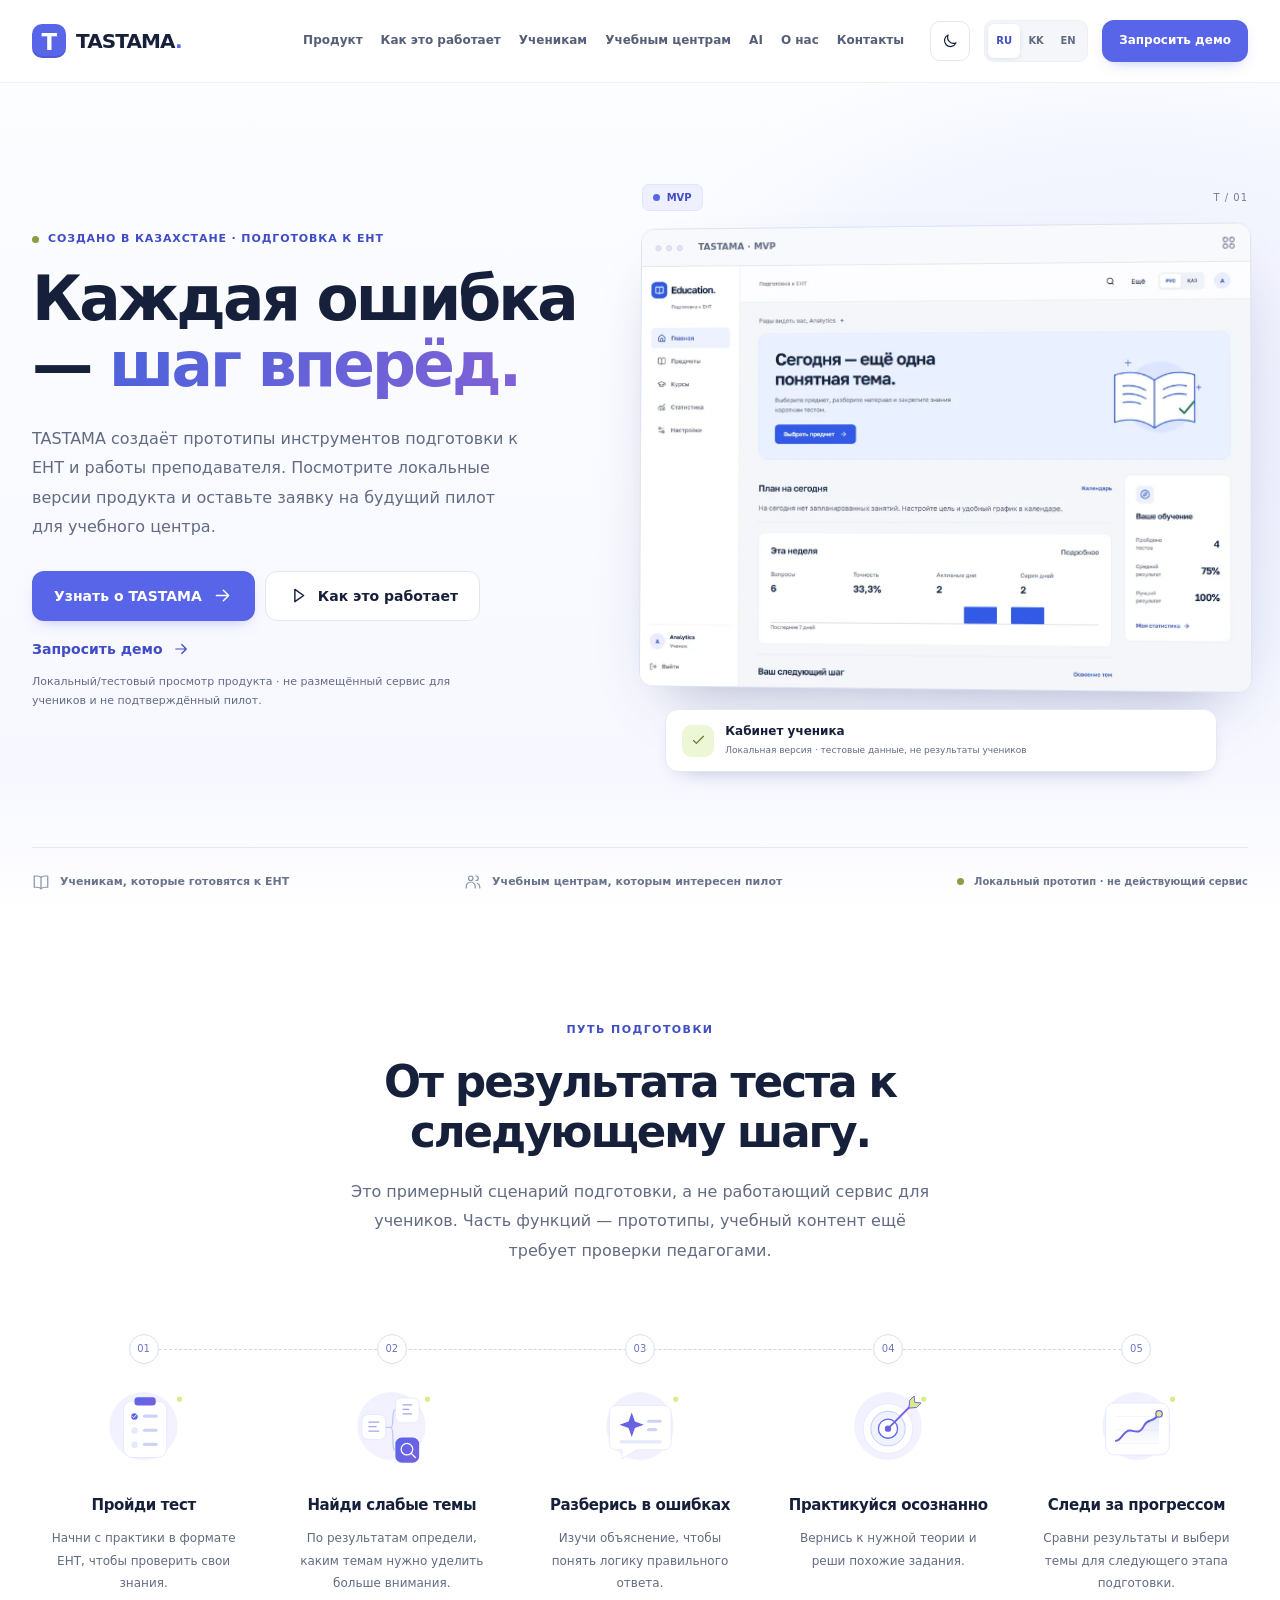
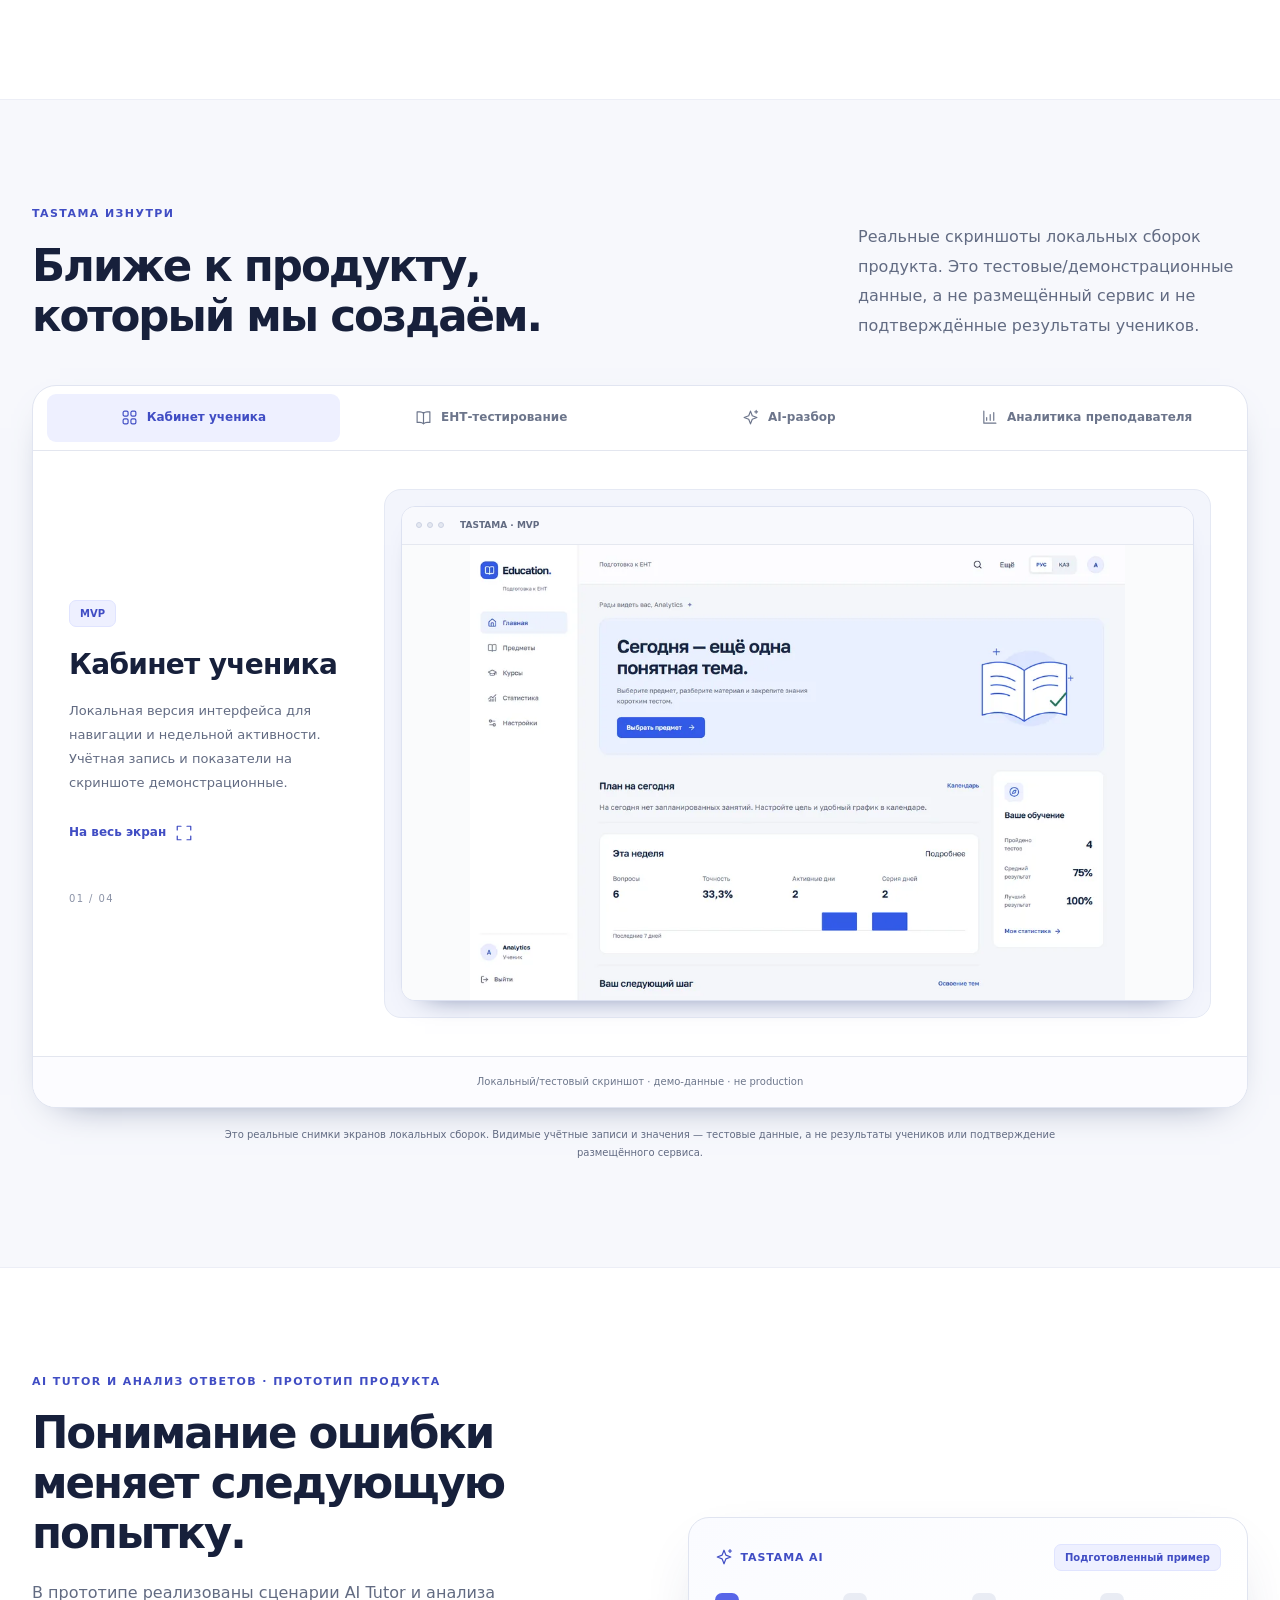
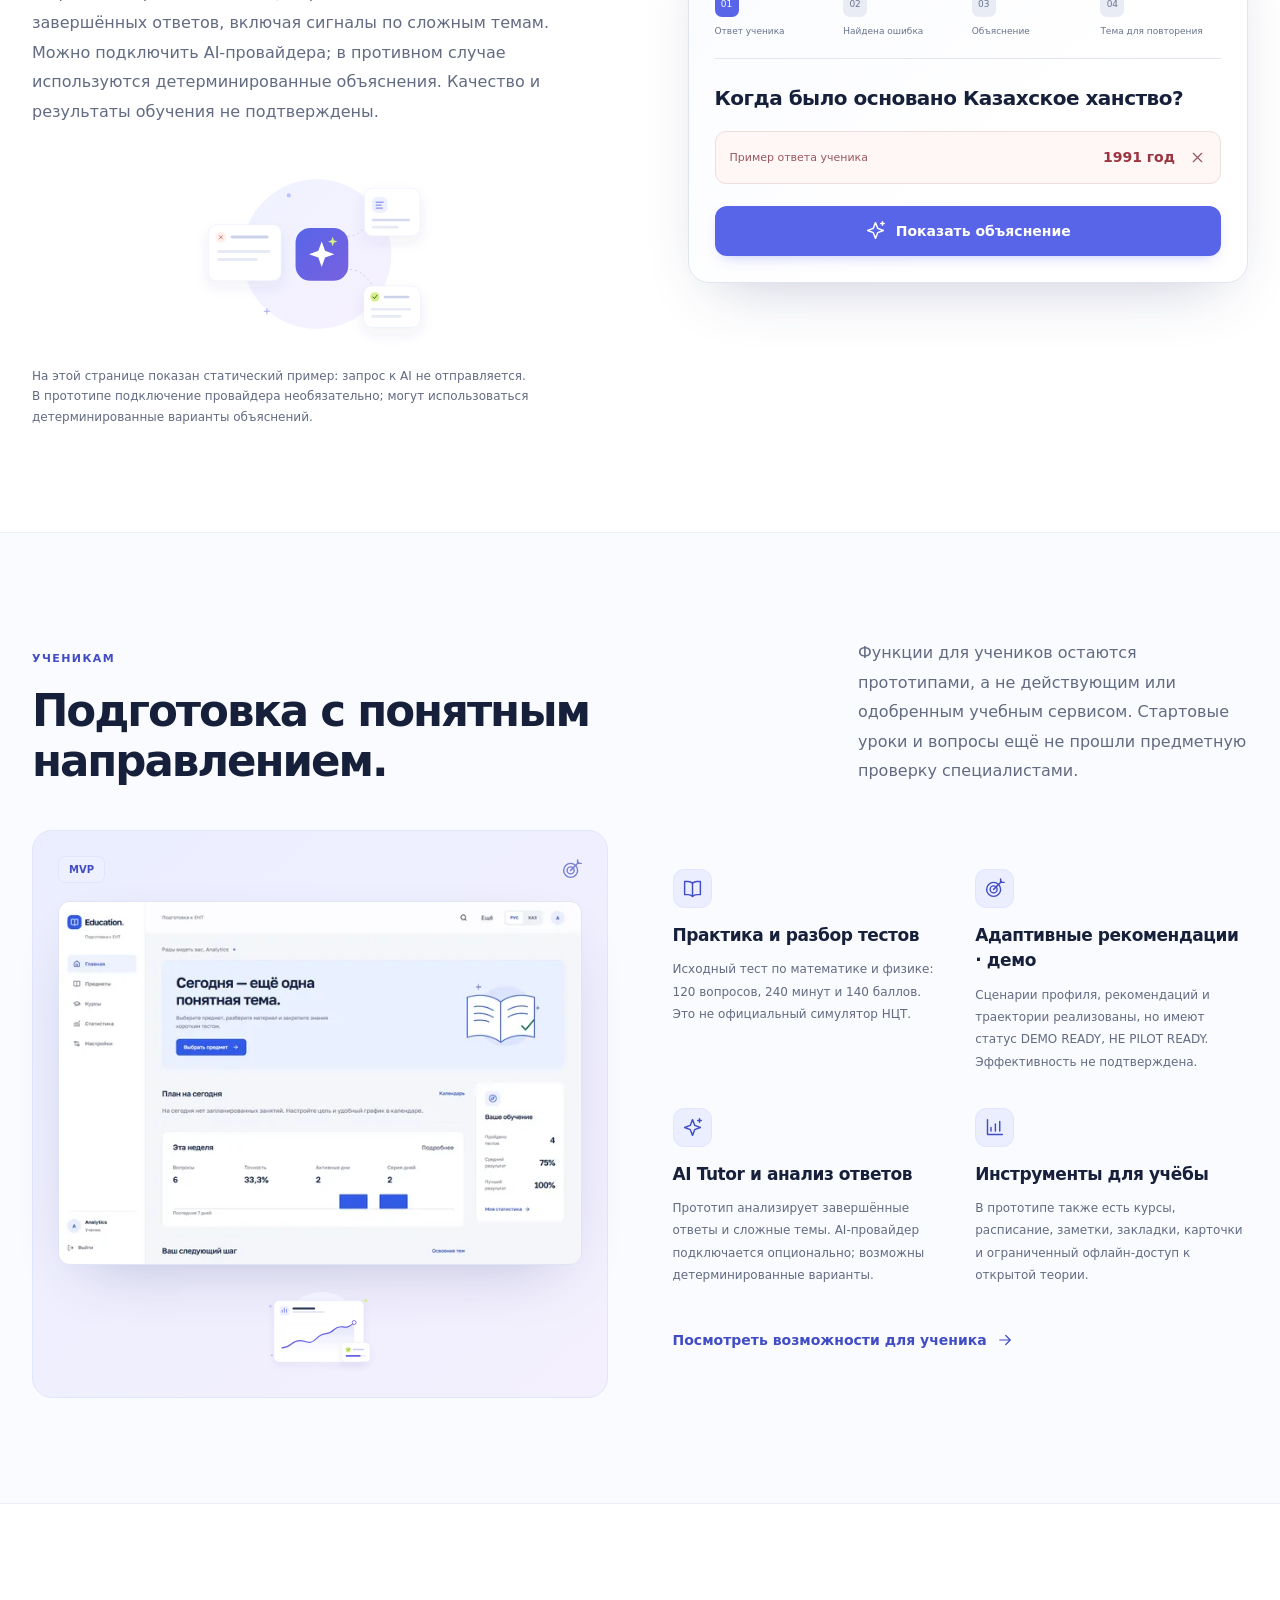
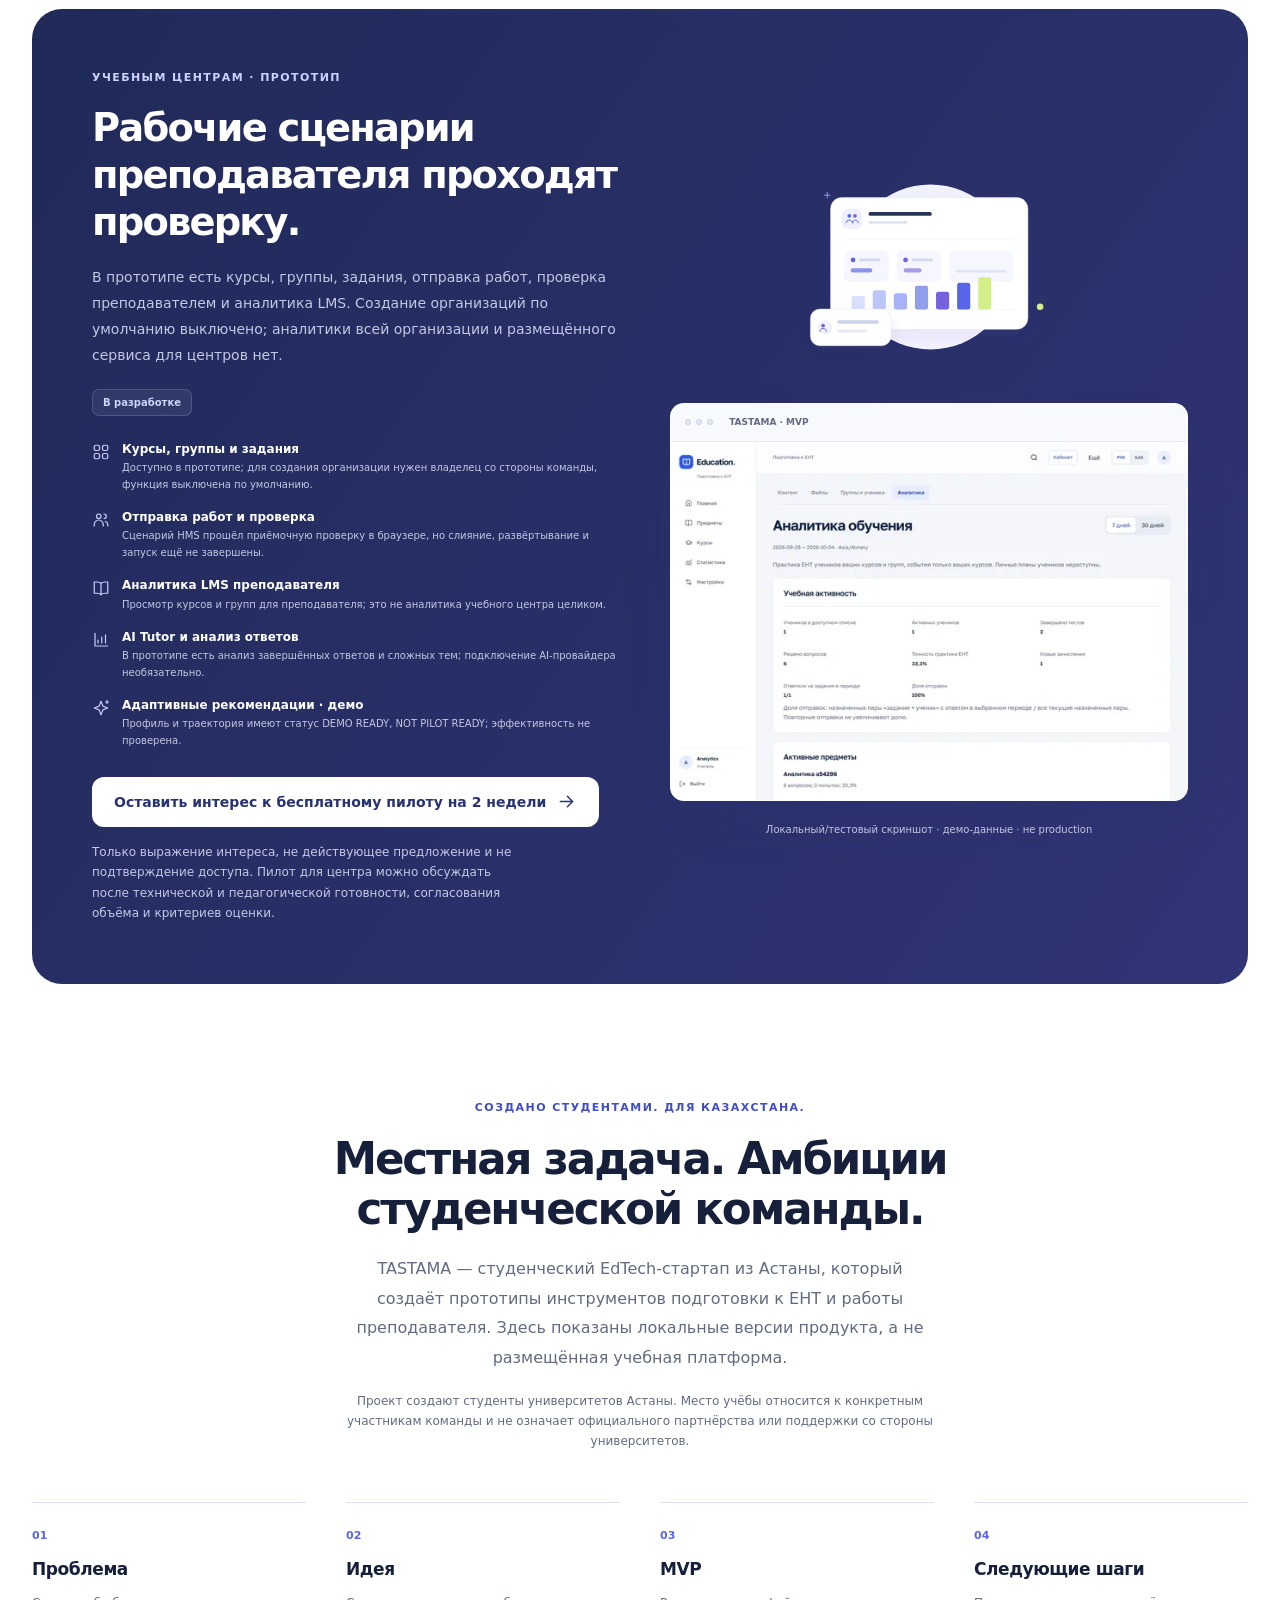
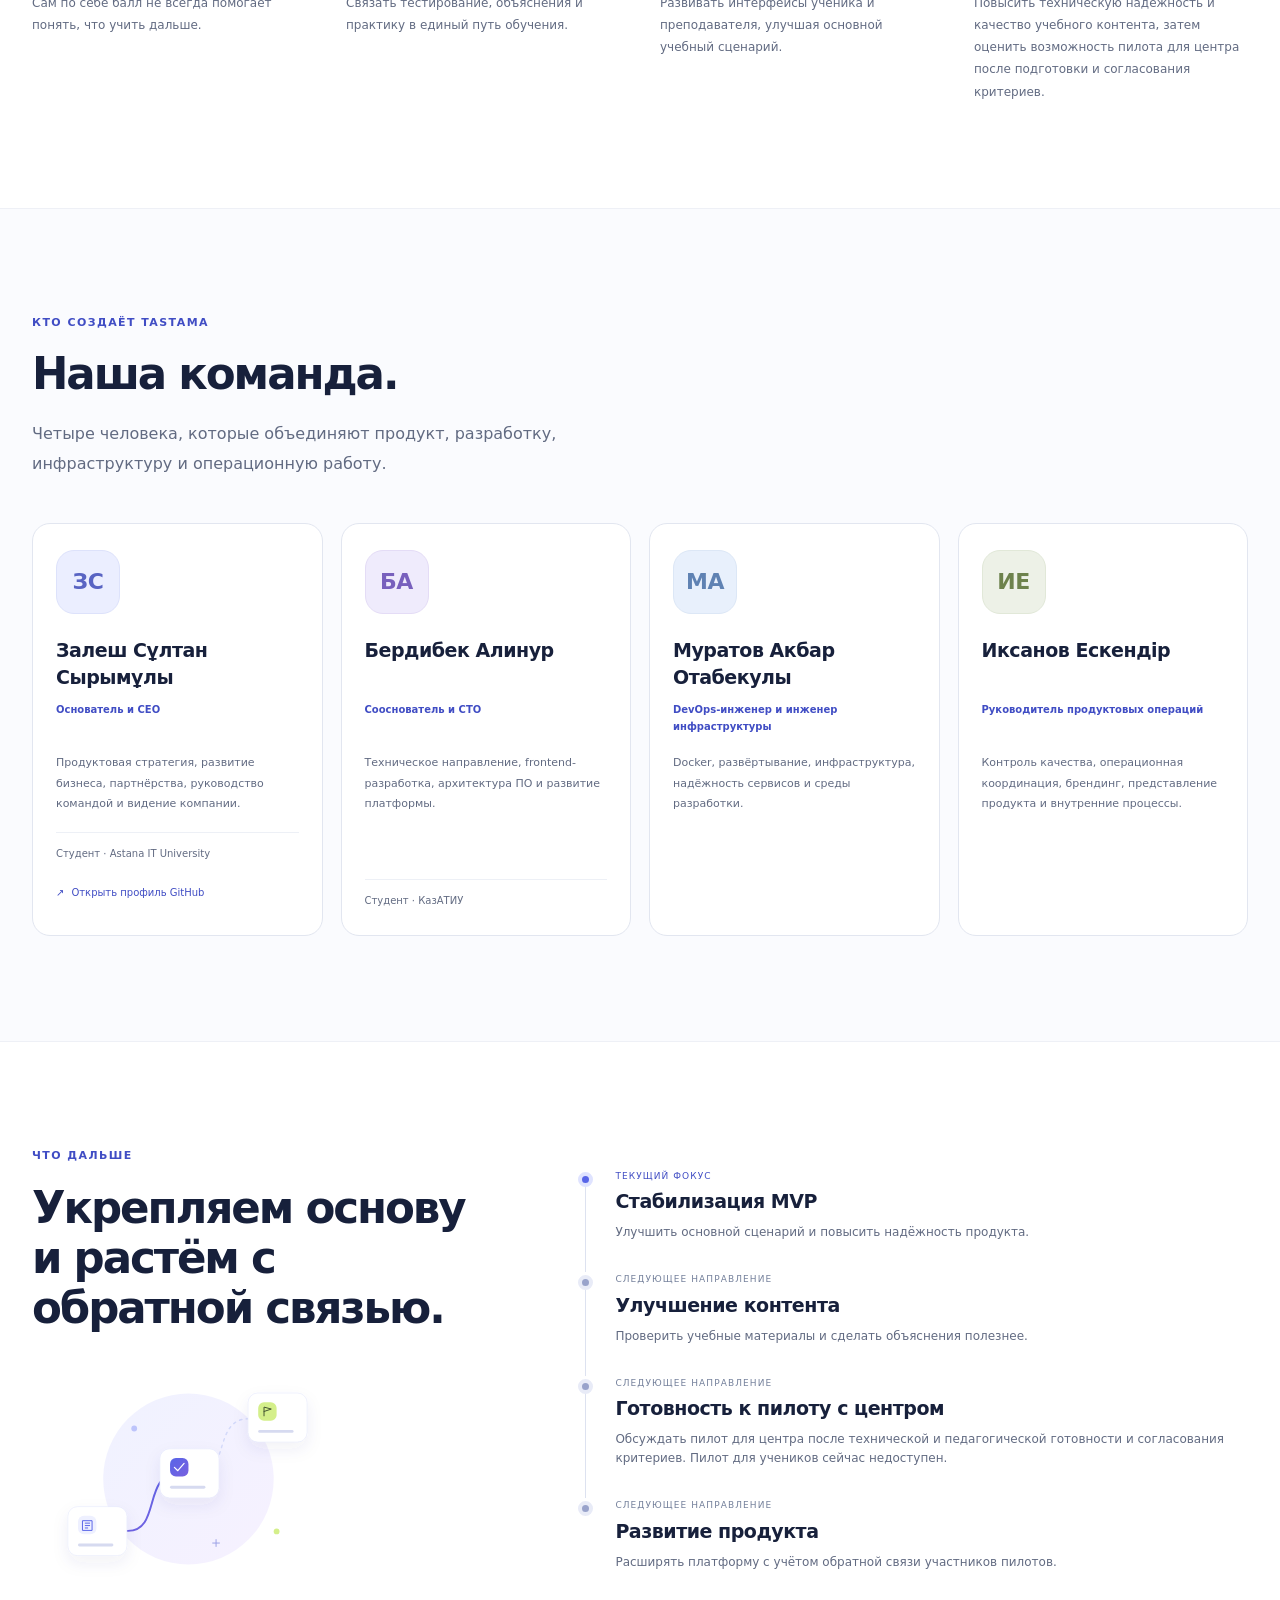
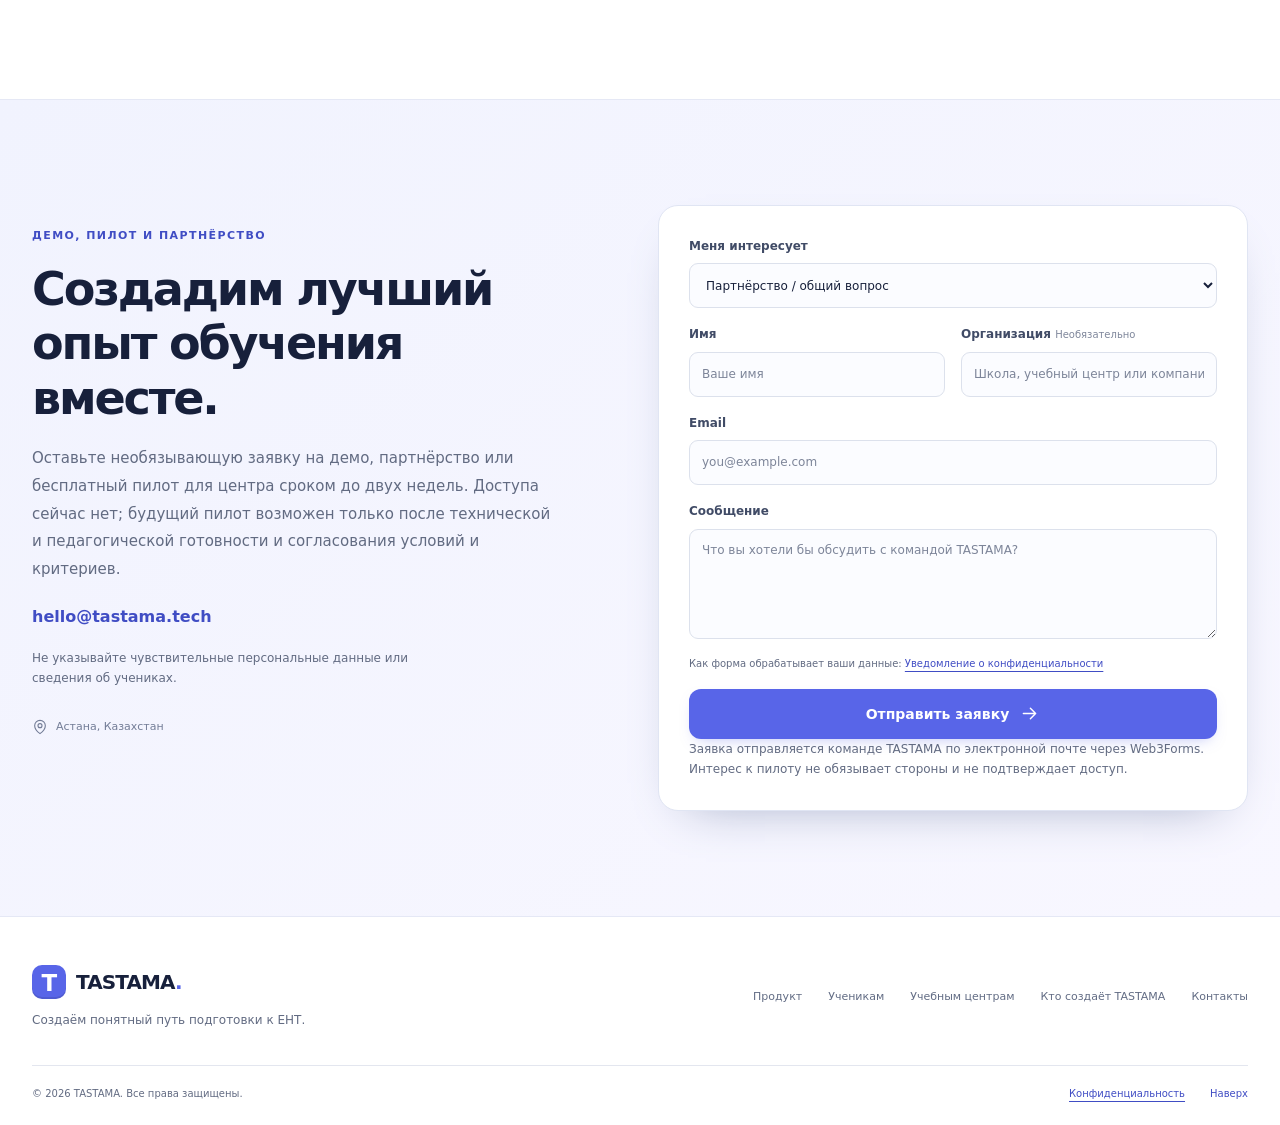
<file: ru/index.html>
<!DOCTYPE html><html lang="ru"><head>
  <meta charset="utf-8">
  <meta name="viewport" content="width=device-width, initial-scale=1">
  <title>TASTAMA — Каждая ошибка — шаг вперёд</title>
  <meta name="description" content="TASTAMA разрабатывает прототипы инструментов для подготовки к ЕНТ и преподавателей. Посмотрите продукт и оставьте интерес к будущему пилоту для учебных центров.">
  <meta name="theme-color" content="#5865e8">
  <meta property="og:type" content="website">
  <meta property="og:site_name" content="TASTAMA">
  <meta property="og:title" content="TASTAMA — Каждая ошибка — шаг вперёд">
  <meta property="og:description" content="TASTAMA разрабатывает прототипы инструментов для подготовки к ЕНТ и преподавателей. Посмотрите продукт и оставьте интерес к будущему пилоту для учебных центров.">
  <meta property="og:url" content="https://tastama.tech/ru/">
  <meta property="og:locale" content="ru_RU">
  <meta property="og:locale:alternate" content="en_US">
  <meta property="og:locale:alternate" content="kk_KZ">
  <meta property="og:image" content="https://tastama.tech/assets/og-image.png">
  <meta property="og:image:width" content="1200">
  <meta property="og:image:height" content="630">
  <meta name="twitter:card" content="summary_large_image">
  <link rel="canonical" href="https://tastama.tech/ru/">
  <link rel="alternate" hreflang="en" href="https://tastama.tech/en/">
  <link rel="alternate" hreflang="ru" href="https://tastama.tech/ru/">
  <link rel="alternate" hreflang="kk" href="https://tastama.tech/kk/">
  <link rel="alternate" hreflang="x-default" href="https://tastama.tech/">
  <link rel="icon" href="/assets/favicon.svg" type="image/svg+xml">
  <script>(function(){var t;try{localStorage.removeItem('tastama-theme');t=sessionStorage.getItem('tastama-theme')}catch(e){}if(t!=='light'&&t!=='dark')t=matchMedia('(prefers-color-scheme: dark)').matches?'dark':'light';document.documentElement.setAttribute('data-theme',t)})()</script>
  <link rel="stylesheet" href="/styles.css?v=pilot-20261109">
  <script src="/config.js?v=pilot-20261109" defer=""></script><script src="/i18n.js?v=pilot-20261109" defer=""></script><script src="/lib/site-utils.js?v=pilot-20261109" defer=""></script><script src="/script.js?v=pilot-20261109" defer=""></script>
  <script type="application/ld+json">{"@context":"https://schema.org","@type":"WebSite","name":"TASTAMA","url":"https://tastama.tech/","inLanguage":["en","ru","kk"],"about":{"@type":"Thing","name":"UNT preparation in Kazakhstan"}}</script>
<noscript><style>.menu-toggle,.theme-toggle{display:none}.mobile-menu[hidden]{display:grid!important}.product-tabs{display:none}.screen-panel[hidden]{display:block!important}.showcase-screens{display:block}.screen-panel{margin-block:16px}.screenshot-button{cursor:default}.motion-ready .reveal{opacity:1;transform:none}</style></noscript>
</head>
<body id="top">
  <a class="skip-link" href="#main" data-i18n="a11y.skip">Перейти к основному содержимому</a>
  <svg class="icon-library" xmlns="http://www.w3.org/2000/svg" aria-hidden="true">
    <symbol id="i-arrow" viewBox="0 0 24 24"><path d="M5 12h14m-6-6 6 6-6 6"></path></symbol><symbol id="i-moon" viewBox="0 0 24 24"><path d="M20 14.5A8 8 0 0 1 9.5 4a8 8 0 1 0 10.5 10.5Z"></path></symbol><symbol id="i-sun" viewBox="0 0 24 24"><circle cx="12" cy="12" r="4"></circle><path d="M12 2v2m0 16v2M4.9 4.9l1.4 1.4m11.4 11.4 1.4 1.4M2 12h2m16 0h2M4.9 19.1l1.4-1.4M17.7 6.3l1.4-1.4"></path></symbol><symbol id="i-check" viewBox="0 0 24 24"><path d="m5 12 4 4L19 6"></path></symbol><symbol id="i-play" viewBox="0 0 24 24"><path d="m9 5 10 7-10 7Z"></path></symbol><symbol id="i-close" viewBox="0 0 24 24"><path d="m6 6 12 12M6 18 18 6"></path></symbol><symbol id="i-expand" viewBox="0 0 24 24"><path d="M8 3H3v5m13-5h5v5M3 16v5h5m13-5v5h-5"></path></symbol><symbol id="i-book" viewBox="0 0 24 24"><path d="M12 5v15M3 4h4c3 0 5 2 5 2s2-2 5-2h4v15h-4c-3 0-5 2-5 2s-2-2-5-2H3Z"></path></symbol><symbol id="i-chart" viewBox="0 0 24 24"><path d="M4 3v17h17M8 16v-4m5 4V8m5 8V5"></path></symbol><symbol id="i-users" viewBox="0 0 24 24"><circle cx="9" cy="7" r="3"></circle><path d="M3 20v-2a6 6 0 0 1 12 0v2m1-16a3 3 0 0 1 0 6m2 4a5 5 0 0 1 3 4v2"></path></symbol><symbol id="i-spark" viewBox="0 0 24 24"><path d="m12 3 2.5 6.5L21 12l-6.5 2.5L12 21l-2.5-6.5L3 12l6.5-2.5ZM20 2v4m-2-2h4"></path></symbol><symbol id="i-target" viewBox="0 0 24 24"><circle cx="11" cy="13" r="8"></circle><circle cx="11" cy="13" r="4"></circle><path d="m11 13 9-9m-1-3v4h4"></path></symbol><symbol id="i-grid" viewBox="0 0 24 24"><rect x="3" y="3" width="7" height="7" rx="2"></rect><rect x="14" y="3" width="7" height="7" rx="2"></rect><rect x="3" y="14" width="7" height="7" rx="2"></rect><rect x="14" y="14" width="7" height="7" rx="2"></rect></symbol><symbol id="i-mail" viewBox="0 0 24 24"><rect x="3" y="5" width="18" height="14" rx="3"></rect><path d="m3 6 9 7 9-7"></path></symbol><symbol id="i-pin" viewBox="0 0 24 24"><path d="M20 10c0 6-8 12-8 12S4 16 4 10a8 8 0 1 1 16 0Z"></path><circle cx="12" cy="10" r="3"></circle></symbol>
  </svg>
  <header class="site-header"><div class="container nav-wrap">
    <a class="brand" href="#top" data-i18n-aria="a11y.home" aria-label="TASTAMA — главная страница"><span class="brand-mark" aria-hidden="true">T</span><span>TASTAMA<span class="brand-dot" aria-hidden="true">.</span></span></a>
    <nav class="desktop-nav" data-i18n-aria="a11y.primary" aria-label="Основная навигация"><a href="#product" data-i18n="nav.product">Продукт</a><a href="#how" data-i18n="nav.how">Как это работает</a><a href="#students" data-i18n="nav.students">Ученикам</a><a href="#centers" data-i18n="nav.centers">Учебным центрам</a><a href="#ai" data-i18n="nav.ai">AI</a><a href="#about" data-i18n="nav.about">О нас</a><a href="#contact" data-i18n="nav.contact">Контакты</a></nav>
    <div class="nav-actions"><button class="theme-toggle" type="button" data-i18n-aria="a11y.themeDark" aria-label="Включить тёмную тему"><svg class="icon i-moon" aria-hidden="true"><use href="#i-moon"></use></svg><svg class="icon i-sun" aria-hidden="true"><use href="#i-sun"></use></svg></button><div class="language-switcher" role="group" data-i18n-aria="a11y.language" aria-label="Язык сайта"><a href="/ru/" class="lang-btn active" data-lang="ru" lang="ru" aria-label="RU — Русский" aria-current="true">RU</a><a href="/kk/" class="lang-btn" data-lang="kk" lang="kk" aria-label="KK — Қазақша" aria-current="false">KK</a><a href="/en/" class="lang-btn" data-lang="en" lang="en" aria-label="EN — English" aria-current="false">EN</a></div><a class="button button-small header-cta js-platform-link" href="#contact" data-intent="demo" data-event="request_demo" data-i18n="nav.demo">Запросить демо</a><button class="menu-toggle" type="button" aria-controls="mobile-menu" aria-expanded="false" data-i18n-aria="a11y.menuOpen" aria-label="Открыть меню навигации"><span></span><span></span></button></div>
  </div><nav class="mobile-menu" id="mobile-menu" hidden="" data-i18n-aria="a11y.primary" aria-label="Основная навигация"><a href="#product" data-i18n="nav.product">Продукт</a><a href="#how" data-i18n="nav.how">Как это работает</a><a href="#students" data-i18n="nav.students">Ученикам</a><a href="#centers" data-i18n="nav.centers">Учебным центрам</a><a href="#ai" data-i18n="nav.ai">AI</a><a href="#about" data-i18n="nav.about">О нас</a><a href="#contact" data-i18n="nav.contact">Контакты</a><a class="button js-platform-link" href="#contact" data-intent="demo" data-event="request_demo" data-i18n="nav.demo">Запросить демо</a></nav></header>
  <main id="main" tabindex="-1">
    <section class="hero" aria-labelledby="hero-title"><div class="hero-orbit" aria-hidden="true"></div><div class="container hero-grid">
      <div class="hero-copy"><p class="eyebrow hero-eyebrow"><span class="status-dot"></span><span data-i18n="hero.eyebrow">Создано в Казахстане · Подготовка к ЕНТ</span></p><h1 id="hero-title"><span data-i18n="hero.title">Каждая ошибка —</span> <span class="gradient-text" data-i18n="hero.titleAccent">шаг вперёд.</span></h1><p class="hero-lead" data-i18n="hero.lead">TASTAMA создаёт прототипы инструментов подготовки к ЕНТ и работы преподавателя. Посмотрите локальные версии продукта и оставьте заявку на будущий пилот для учебного центра.</p><div class="hero-actions"><a class="button" href="#product" data-event="explore_product"><span data-i18n="hero.explore">Узнать о TASTAMA</span><svg class="icon" aria-hidden="true"><use href="#i-arrow"></use></svg></a><a class="button button-secondary" href="#how" data-event="how_it_works"><svg class="icon" aria-hidden="true"><use href="#i-play"></use></svg><span data-i18n="hero.how">Как это работает</span></a></div><a class="text-link js-platform-link" href="#contact" data-intent="demo" data-event="request_demo"><span data-i18n="hero.demo">Запросить демо</span><svg class="icon" aria-hidden="true"><use href="#i-arrow"></use></svg></a><p class="microcopy" data-i18n="hero.note">Локальный/тестовый просмотр продукта · не размещённый сервис для учеников и не подтверждённый пилот.</p></div>
      <figure class="hero-visual"><div class="visual-topline"><span class="tiny-pill"><span class="status-dot"></span><span data-i18n="common.mvp">MVP</span></span><span class="visual-index" aria-hidden="true">T / 01</span></div><div class="browser-frame hero-browser"><div class="browser-bar"><span class="browser-dots" aria-hidden="true"><i></i><i></i><i></i></span><span>TASTAMA · MVP</span><svg class="icon" aria-hidden="true"><use href="#i-grid"></use></svg></div><button class="screenshot-button" type="button" data-screen="0" data-i18n-aria="a11y.expand" aria-label="Открыть скриншот на весь экран"><img src="/assets/screenshots/student-dashboard-demo-1000.webp" srcset="/assets/screenshots/student-dashboard-demo-600.webp 600w, /assets/screenshots/student-dashboard-demo-1000.webp 1000w, /assets/screenshots/student-dashboard-demo-1440.webp 1440w" sizes="(min-width:1100px) 600px, (min-width:700px) 50vw, 94vw" width="1440" height="1000" fetchpriority="high" data-i18n-alt="hero.imageAlt" alt="Скриншот кабинета ученика из локальной сборки TASTAMA. Видимые учебные показатели — демонстрационные данные, а не результаты учеников."></button></div><figcaption class="hero-caption"><span class="caption-icon"><svg class="icon" aria-hidden="true"><use href="#i-check"></use></svg></span><div><strong data-i18n="hero.screenLabel">Кабинет ученика</strong><span data-i18n="hero.screenNote">Локальная версия · тестовые данные, не результаты учеников</span></div></figcaption></figure>
    </div><div class="container audience-strip"><span><svg class="icon" aria-hidden="true"><use href="#i-book"></use></svg><span data-i18n="strip.students">Ученикам, которые готовятся к ЕНТ</span></span><span><svg class="icon" aria-hidden="true"><use href="#i-users"></use></svg><span data-i18n="strip.centers">Учебным центрам, которым интересен пилот</span></span><span class="strip-stage"><span class="status-dot"></span><span data-i18n="strip.stage">Локальный прототип · не действующий сервис</span></span></div></section>
    <section class="section how-section" id="how" aria-labelledby="how-title"><div class="container"><div class="section-heading reveal"><p class="eyebrow" data-i18n="how.eyebrow">Путь подготовки</p><h2 id="how-title" data-i18n="how.title">От результата теста к следующему шагу.</h2><p class="section-lead" data-i18n="how.lead">Это примерный сценарий подготовки, а не работающий сервис для учеников. Часть функций — прототипы, учебный контент ещё требует проверки педагогами.</p></div><ol class="steps">
      <li class="step reveal"><span class="step-index">01</span><img src="/assets/illustrations/step-test.svg" width="160" height="140" alt="" loading="lazy"><h3 data-i18n="how.s1Title">Пройди тест</h3><p data-i18n="how.s1Text">Начни с практики в формате ЕНТ, чтобы проверить свои знания.</p></li><li class="step reveal"><span class="step-index">02</span><img src="/assets/illustrations/step-topics.svg" width="160" height="140" alt="" loading="lazy"><h3 data-i18n="how.s2Title">Найди слабые темы</h3><p data-i18n="how.s2Text">По результатам определи, каким темам нужно уделить больше внимания.</p></li><li class="step reveal"><span class="step-index">03</span><img src="/assets/illustrations/step-explain.svg" width="160" height="140" alt="" loading="lazy"><h3 data-i18n="how.s3Title">Разберись в ошибках</h3><p data-i18n="how.s3Text">Изучи объяснение, чтобы понять логику правильного ответа.</p></li><li class="step reveal"><span class="step-index">04</span><img src="/assets/illustrations/step-practice.svg" width="160" height="140" alt="" loading="lazy"><h3 data-i18n="how.s4Title">Практикуйся осознанно</h3><p data-i18n="how.s4Text">Вернись к нужной теории и реши похожие задания.</p></li><li class="step reveal"><span class="step-index">05</span><img src="/assets/illustrations/step-progress.svg" width="160" height="140" alt="" loading="lazy"><h3 data-i18n="how.s5Title">Следи за прогрессом</h3><p data-i18n="how.s5Text">Сравни результаты и выбери темы для следующего этапа подготовки.</p></li>
    </ol></div></section>
    <section class="section product-section" id="product" aria-labelledby="product-title"><div class="container"><div class="section-heading heading-split reveal"><div><p class="eyebrow" data-i18n="product.eyebrow">TASTAMA изнутри</p><h2 id="product-title" data-i18n="product.title">Ближе к продукту, который мы создаём.</h2></div><p class="section-lead" data-i18n="product.lead">Реальные скриншоты локальных сборок продукта. Это тестовые/демонстрационные данные, а не размещённый сервис и не подтверждённые результаты учеников.</p></div><div class="showcase reveal" data-i18n-aria="a11y.showcase" aria-label="Скриншоты продукта"><div class="product-tabs" role="tablist" data-i18n-aria="a11y.tabs" aria-label="Выбрать экран продукта">
      <button role="tab" type="button" id="tab-0" aria-controls="panel-0" aria-selected="true" data-tab="0"><svg class="icon" aria-hidden="true"><use href="#i-grid"></use></svg><span data-i18n="product.tab1">Кабинет ученика</span></button><button role="tab" type="button" id="tab-1" aria-controls="panel-1" aria-selected="false" tabindex="-1" data-tab="1"><svg class="icon" aria-hidden="true"><use href="#i-book"></use></svg><span data-i18n="product.tab2">ЕНТ-тестирование</span></button><button role="tab" type="button" id="tab-2" aria-controls="panel-2" aria-selected="false" tabindex="-1" data-tab="2"><svg class="icon" aria-hidden="true"><use href="#i-spark"></use></svg><span data-i18n="product.tab3">AI-разбор</span></button><button role="tab" type="button" id="tab-3" aria-controls="panel-3" aria-selected="false" tabindex="-1" data-tab="3"><svg class="icon" aria-hidden="true"><use href="#i-chart"></use></svg><span data-i18n="product.tab4">Аналитика преподавателя</span></button>
    </div><div class="showcase-body"><div class="showcase-copy"><span class="tiny-pill" data-i18n="common.mvp">MVP</span><h3 id="showcase-title" data-i18n="product.p1Title">Кабинет ученика</h3><p id="showcase-description" data-i18n="product.p1Text">Локальная версия интерфейса для навигации и недельной активности. Учётная запись и показатели на скриншоте демонстрационные.</p><button class="text-link" id="expand-showcase" type="button"><span data-i18n="product.expand">На весь экран</span><svg class="icon" aria-hidden="true"><use href="#i-expand"></use></svg></button><span class="showcase-number" aria-hidden="true">01 / 04</span></div><div class="showcase-screens">
      <div class="screen-panel" id="panel-0" role="tabpanel" aria-labelledby="tab-0" tabindex="0"><div class="browser-frame"><div class="browser-bar"><span class="browser-dots" aria-hidden="true"><i></i><i></i><i></i></span><span>TASTAMA · MVP</span></div><button class="screenshot-button" data-screen="0" type="button" data-i18n-aria="a11y.expand" aria-label="Открыть скриншот на весь экран"><img src="/assets/screenshots/student-dashboard-demo-1000.webp" srcset="/assets/screenshots/student-dashboard-demo-600.webp 600w, /assets/screenshots/student-dashboard-demo-1000.webp 1000w, /assets/screenshots/student-dashboard-demo-1440.webp 1440w" sizes="(min-width:1024px) 780px, 90vw" width="1440" height="1000" loading="lazy" data-i18n-alt="product.alt1" alt="Локальная версия кабинета ученика TASTAMA с учебной навигацией и недельной активностью; показатели — демонстрационные."></button></div></div>
      <div class="screen-panel" id="panel-1" role="tabpanel" aria-labelledby="tab-1" tabindex="0" hidden=""><div class="browser-frame"><div class="browser-bar"><span class="browser-dots" aria-hidden="true"><i></i><i></i><i></i></span><span>TASTAMA · MVP</span></div><button class="screenshot-button" data-screen="1" type="button" data-i18n-aria="a11y.expand" aria-label="Открыть скриншот на весь экран"><img src="/assets/screenshots/unt-test-1000.webp" srcset="/assets/screenshots/unt-test-600.webp 600w, /assets/screenshots/unt-test-1000.webp 1000w, /assets/screenshots/unt-test-1600.webp 1600w" sizes="(min-width:1024px) 780px, 90vw" width="1200" height="900" loading="lazy" data-i18n-alt="product.alt2" alt="Прототип практики в формате ЕНТ, не официальный симулятор НЦТ."></button></div></div>
      <div class="screen-panel" id="panel-2" role="tabpanel" aria-labelledby="tab-2" tabindex="0" hidden=""><div class="browser-frame"><div class="browser-bar"><span class="browser-dots" aria-hidden="true"><i></i><i></i><i></i></span><span>TASTAMA · MVP</span></div><button class="screenshot-button" data-screen="2" type="button" data-i18n-aria="a11y.expand" aria-label="Открыть скриншот на весь экран"><img src="/assets/screenshots/test-results-1000.webp" srcset="/assets/screenshots/test-results-600.webp 600w, /assets/screenshots/test-results-1000.webp 1000w, /assets/screenshots/test-results-1600.webp 1600w" sizes="(min-width:1024px) 780px, 90vw" width="1200" height="1240" loading="lazy" data-i18n-alt="product.alt3" alt="Архивный прототип разбора ответов; он не показывает работу AI в реальном времени."></button></div></div>
      <div class="screen-panel" id="panel-3" role="tabpanel" aria-labelledby="tab-3" tabindex="0" hidden=""><div class="browser-frame"><div class="browser-bar"><span class="browser-dots" aria-hidden="true"><i></i><i></i><i></i></span><span>TASTAMA · MVP</span></div><button class="screenshot-button" data-screen="3" type="button" data-i18n-aria="a11y.expand" aria-label="Открыть скриншот на весь экран"><img src="/assets/screenshots/teacher-lms-analytics-demo-1000.webp" srcset="/assets/screenshots/teacher-lms-analytics-demo-600.webp 600w, /assets/screenshots/teacher-lms-analytics-demo-1000.webp 1000w, /assets/screenshots/teacher-lms-analytics-demo-1440.webp 1440w" sizes="(min-width:1024px) 780px, 90vw" width="1440" height="1000" loading="lazy" data-i18n-alt="product.alt4" alt="Локальный скриншот аналитики LMS для преподавателя по курсам и группам; демонстрационные данные, не аналитика всей организации."></button></div></div>
    </div></div><p class="showcase-caption" data-i18n="product.caption">Локальный/тестовый скриншот · демо-данные · не production</p></div><p class="asset-note" data-i18n="product.privacyNote">Это реальные снимки экранов локальных сборок. Видимые учётные записи и значения — тестовые данные, а не результаты учеников или подтверждение размещённого сервиса.</p></div></section>
    <section class="section ai-section" id="ai" aria-labelledby="ai-title"><div class="container ai-layout"><div class="ai-copy reveal"><p class="eyebrow" data-i18n="ai.eyebrow">AI Tutor и анализ ответов · прототип продукта</p><h2 id="ai-title" data-i18n="ai.title">Понимание ошибки меняет следующую попытку.</h2><p class="section-lead" data-i18n="ai.lead">В прототипе реализованы сценарии AI Tutor и анализа завершённых ответов, включая сигналы по сложным темам. Можно подключить AI-провайдера; в противном случае используются детерминированные объяснения. Качество и результаты обучения не подтверждены.</p><img class="ai-illustration" src="/assets/illustrations/ai-error-analysis.svg" alt="" width="640" height="480" loading="lazy"><p class="microcopy" data-i18n="ai.note">На этой странице показан статический пример: запрос к AI не отправляется. В прототипе подключение провайдера необязательно; могут использоваться детерминированные варианты объяснений.</p></div><div class="ai-demo reveal"><div class="demo-topline"><span class="demo-brand"><svg class="icon" aria-hidden="true"><use href="#i-spark"></use></svg> TASTAMA AI</span><span class="tiny-pill" data-i18n="common.example">Подготовленный пример</span></div><ol class="ai-flow"><li class="active"><span>01</span><span data-i18n="ai.step1">Ответ ученика</span></li><li><span>02</span><span data-i18n="ai.step2">Найдена ошибка</span></li><li><span>03</span><span data-i18n="ai.step3">Объяснение</span></li><li><span>04</span><span data-i18n="ai.step4">Тема для повторения</span></li></ol><h3 class="demo-question" data-i18n="ai.question">Когда было основано Казахское ханство?</h3><div class="answer-card"><span data-i18n="ai.answerLabel">Пример ответа ученика</span><strong data-i18n="ai.wrong">1991 год</strong><svg class="icon" aria-hidden="true"><use href="#i-close"></use></svg></div><div class="ai-result" id="ai-result" hidden=""><div class="correct-answer"><svg class="icon" aria-hidden="true"><use href="#i-check"></use></svg><span data-i18n="ai.correctLabel">Правильный ответ</span> <span data-i18n="ai.correct">1465–1466 годы</span></div><h4 data-i18n="ai.explainTitle">Два разных исторических события</h4><p data-i18n="ai.explanation">1991 год — это обретение независимости Казахстаном. Основание Казахского ханства традиционно относят к 1465–1466 годам и связывают с Кереем и Жанибеком. Размести эти события на временной шкале перед новой попыткой.</p><div class="topic-recommendation"><svg class="icon" aria-hidden="true"><use href="#i-book"></use></svg><div><strong data-i18n="ai.recommendTitle">Что повторить</strong><p data-i18n="ai.recommendation">Образование Казахского ханства: Керей, Жанибек и исторический контекст XV века.</p></div></div><a class="demo-source" href="https://e-history.kz/en/amp/history-of-kazakhstan/show/9553" target="_blank" rel="noopener noreferrer">e-history.kz ↗</a></div><button class="button demo-reveal" id="demo-reveal" type="button" aria-expanded="false" aria-controls="ai-result"><svg class="icon" aria-hidden="true"><use href="#i-spark"></use></svg><span data-i18n="ai.reveal">Показать объяснение</span></button></div></div></section>
    <section class="section students-section" id="students" aria-labelledby="students-title"><div class="container"><div class="section-heading heading-split reveal"><div><p class="eyebrow" data-i18n="students.eyebrow">Ученикам</p><h2 id="students-title" data-i18n="students.title">Подготовка с понятным направлением.</h2></div><p class="section-lead" data-i18n="students.lead">Функции для учеников остаются прототипами, а не действующим или одобренным учебным сервисом. Стартовые уроки и вопросы ещё не прошли предметную проверку специалистами.</p></div><div class="student-grid"><div class="student-visual reveal"><div class="student-visual-head"><span class="tiny-pill" data-i18n="common.mvp">MVP</span><svg class="icon" aria-hidden="true"><use href="#i-target"></use></svg></div><img src="/assets/screenshots/student-dashboard-demo-1000.webp" srcset="/assets/screenshots/student-dashboard-demo-600.webp 600w, /assets/screenshots/student-dashboard-demo-1000.webp 1000w, /assets/screenshots/student-dashboard-demo-1440.webp 1440w" sizes="(min-width:1024px) 550px, 90vw" width="1440" height="1000" loading="lazy" data-i18n-alt="students.imageAlt" alt="Скриншот кабинета ученика из локальной сборки продукта; видимые показатели — тестовые данные."><img class="progress-art" src="/assets/illustrations/student-progress.svg" width="640" height="480" loading="lazy" alt=""></div><div class="benefit-grid">
      <article class="benefit reveal"><span class="icon-tile"><svg class="icon" aria-hidden="true"><use href="#i-book"></use></svg></span><h3 data-i18n="students.f1Title">Практика и разбор тестов</h3><p data-i18n="students.f1Text">Исходный тест по математике и физике: 120 вопросов, 240 минут и 140 баллов. Это не официальный симулятор НЦТ.</p></article><article class="benefit reveal"><span class="icon-tile"><svg class="icon" aria-hidden="true"><use href="#i-target"></use></svg></span><h3 data-i18n="students.f2Title">Адаптивные рекомендации · демо</h3><p data-i18n="students.f2Text">Сценарии профиля, рекомендаций и траектории реализованы, но имеют статус DEMO READY, НЕ PILOT READY. Эффективность не подтверждена.</p></article><article class="benefit reveal"><span class="icon-tile"><svg class="icon" aria-hidden="true"><use href="#i-spark"></use></svg></span><h3 data-i18n="students.f3Title">AI Tutor и анализ ответов</h3><p data-i18n="students.f3Text">Прототип анализирует завершённые ответы и сложные темы. AI-провайдер подключается опционально; возможны детерминированные варианты.</p></article><article class="benefit reveal"><span class="icon-tile"><svg class="icon" aria-hidden="true"><use href="#i-chart"></use></svg></span><h3 data-i18n="students.f4Title">Инструменты для учёбы</h3><p data-i18n="students.f4Text">В прототипе также есть курсы, расписание, заметки, закладки, карточки и ограниченный офлайн-доступ к открытой теории.</p></article><a class="text-link" href="#product" data-event="students_showcase"><span data-i18n="students.cta">Посмотреть возможности для ученика</span><svg class="icon" aria-hidden="true"><use href="#i-arrow"></use></svg></a>
    </div></div></div></section>
    <section class="section centers-section" id="centers" aria-labelledby="centers-title"><div class="container centers-shell"><div class="centers-copy reveal"><p class="eyebrow" data-i18n="centers.eyebrow">Учебным центрам · прототип</p><h2 id="centers-title" data-i18n="centers.title">Рабочие сценарии преподавателя проходят проверку.</h2><p class="section-lead" data-i18n="centers.lead">В прототипе есть курсы, группы, задания, отправка работ, проверка преподавателем и аналитика LMS. Создание организаций по умолчанию выключено; аналитики всей организации и размещённого сервиса для центров нет.</p><span class="tiny-pill dark-pill" data-i18n="common.development">В разработке</span><ul class="center-features">
      <li><svg class="icon" aria-hidden="true"><use href="#i-grid"></use></svg><div><strong data-i18n="centers.f1Title">Курсы, группы и задания</strong><span data-i18n="centers.f1Text">Доступно в прототипе; для создания организации нужен владелец со стороны команды, функция выключена по умолчанию.</span></div></li><li><svg class="icon" aria-hidden="true"><use href="#i-users"></use></svg><div><strong data-i18n="centers.f2Title">Отправка работ и проверка</strong><span data-i18n="centers.f2Text">Сценарий HMS прошёл приёмочную проверку в браузере, но слияние, развёртывание и запуск ещё не завершены.</span></div></li><li><svg class="icon" aria-hidden="true"><use href="#i-book"></use></svg><div><strong data-i18n="centers.f3Title">Аналитика LMS преподавателя</strong><span data-i18n="centers.f3Text">Просмотр курсов и групп для преподавателя; это не аналитика учебного центра целиком.</span></div></li><li><svg class="icon" aria-hidden="true"><use href="#i-chart"></use></svg><div><strong data-i18n="centers.f4Title">AI Tutor и анализ ответов</strong><span data-i18n="centers.f4Text">В прототипе есть анализ завершённых ответов и сложных тем; подключение AI-провайдера необязательно.</span></div></li><li><svg class="icon" aria-hidden="true"><use href="#i-spark"></use></svg><div><strong data-i18n="centers.f5Title">Адаптивные рекомендации · демо</strong><span data-i18n="centers.f5Text">Профиль и траектория имеют статус DEMO READY, NOT PILOT READY; эффективность не проверена.</span></div></li>
    </ul><a class="button button-light" href="#contact" data-intent="pilot" data-event="pilot_application"><span data-i18n="centers.cta">Оставить интерес к бесплатному пилоту на 2 недели</span><svg class="icon" aria-hidden="true"><use href="#i-arrow"></use></svg></a><p class="microcopy" data-i18n="centers.note">Только выражение интереса, не действующее предложение и не подтверждение доступа. Пилот для центра можно обсуждать после технической и педагогической готовности, согласования объёма и критериев оценки.</p></div><div class="centers-visual reveal"><img src="/assets/illustrations/teacher-analytics.svg" width="640" height="480" loading="lazy" alt=""><div class="browser-frame"><div class="browser-bar"><span class="browser-dots" aria-hidden="true"><i></i><i></i><i></i></span><span>TASTAMA · MVP</span></div><button class="screenshot-button" type="button" data-screen="3" data-i18n-aria="a11y.expand" aria-label="Открыть скриншот на весь экран"><img src="/assets/screenshots/teacher-lms-analytics-demo-1000.webp" srcset="/assets/screenshots/teacher-lms-analytics-demo-600.webp 600w, /assets/screenshots/teacher-lms-analytics-demo-1000.webp 1000w, /assets/screenshots/teacher-lms-analytics-demo-1440.webp 1440w" sizes="(min-width:1024px) 580px, 90vw" width="1440" height="1000" loading="lazy" data-i18n-alt="centers.imageAlt" alt="Локальный скриншот аналитики LMS для преподавателя с демонстрационными данными; не аналитика организации и не production-сервис."></button></div><p data-i18n="product.caption">Локальный/тестовый скриншот · демо-данные · не production</p></div></div></section>
    <section class="section about-section" id="about" aria-labelledby="about-title"><div class="container"><div class="about-heading reveal"><p class="eyebrow" data-i18n="about.eyebrow">Создано студентами. Для Казахстана.</p><h2 id="about-title" data-i18n="about.title">Местная задача. Амбиции студенческой команды.</h2><p class="section-lead" data-i18n="about.lead">TASTAMA — студенческий EdTech-стартап из Астаны, который создаёт прототипы инструментов подготовки к ЕНТ и работы преподавателя. Здесь показаны локальные версии продукта, а не размещённая учебная платформа.</p><p class="microcopy" data-i18n="about.universityNote">Проект создают студенты университетов Астаны. Место учёбы относится к конкретным участникам команды и не означает официального партнёрства или поддержки со стороны университетов.</p></div><ol class="story-line"><li class="reveal"><span>01</span><h3 data-i18n="about.s1Title">Проблема</h3><p data-i18n="about.s1Text">Сам по себе балл не всегда помогает понять, что учить дальше.</p></li><li class="reveal"><span>02</span><h3 data-i18n="about.s2Title">Идея</h3><p data-i18n="about.s2Text">Связать тестирование, объяснения и практику в единый путь обучения.</p></li><li class="reveal"><span>03</span><h3 data-i18n="about.s3Title">MVP</h3><p data-i18n="about.s3Text">Развивать интерфейсы ученика и преподавателя, улучшая основной учебный сценарий.</p></li><li class="reveal"><span>04</span><h3 data-i18n="about.s4Title">Следующие шаги</h3><p data-i18n="about.s4Text">Повысить техническую надёжность и качество учебного контента, затем оценить возможность пилота для центра после подготовки и согласования критериев.</p></li></ol></div></section>
    <section class="section team-section" id="team" aria-labelledby="team-title"><div class="container"><div class="section-heading reveal"><p class="eyebrow" data-i18n="team.eyebrow">Кто создаёт TASTAMA</p><h2 id="team-title" data-i18n="team.title">Наша команда.</h2><p class="section-lead" data-i18n="team.lead">Четыре человека, которые объединяют продукт, разработку, инфраструктуру и операционную работу.</p></div><div class="team-grid" id="team-grid">
      <article class="team-card reveal"><div class="team-avatar" aria-hidden="true">ЗС</div><h3>Залеш Сұлтан Сырымұлы</h3><p class="team-role" data-i18n="team.role1">Основатель и CEO</p><p class="team-bio" data-i18n="team.bio1">Продуктовая стратегия, развитие бизнеса, партнёрства, руководство командой и видение компании.</p><p class="team-university" data-i18n="team.university1">Студент · Astana IT University</p><a class="team-social" href="https://github.com/ZaleshSultan" target="_blank" rel="noopener noreferrer"><span aria-hidden="true">↗</span><span data-i18n="team.github">Открыть профиль GitHub</span></a></article><article class="team-card reveal"><div class="team-avatar avatar-two" aria-hidden="true">БА</div><h3>Бердибек Алинур</h3><p class="team-role" data-i18n="team.role2">Сооснователь и CTO</p><p class="team-bio" data-i18n="team.bio2">Техническое направление, frontend-разработка, архитектура ПО и развитие платформы.</p><p class="team-university" data-i18n="team.university2">Студент · КазАТИУ</p></article><article class="team-card reveal"><div class="team-avatar avatar-three" aria-hidden="true">МА</div><h3>Муратов Акбар Отабекулы</h3><p class="team-role" data-i18n="team.role3">DevOps-инженер и инженер инфраструктуры</p><p class="team-bio" data-i18n="team.bio3">Docker, развёртывание, инфраструктура, надёжность сервисов и среды разработки.</p></article><article class="team-card reveal"><div class="team-avatar avatar-four" aria-hidden="true">ИЕ</div><h3>Иксанов Ескендір</h3><p class="team-role" data-i18n="team.role4">Руководитель продуктовых операций</p><p class="team-bio" data-i18n="team.bio4">Контроль качества, операционная координация, брендинг, представление продукта и внутренние процессы.</p></article>
    </div></div></section>
    <section class="section roadmap-section" id="roadmap" aria-labelledby="roadmap-title"><div class="container roadmap-layout"><div class="reveal"><p class="eyebrow" data-i18n="roadmap.eyebrow">Что дальше</p><h2 id="roadmap-title" data-i18n="roadmap.title">Укрепляем основу и растём с обратной связью.</h2><img src="/assets/illustrations/study-roadmap.svg" width="640" height="480" alt="" loading="lazy"></div><ol class="roadmap"><li class="reveal"><span class="roadmap-dot"></span><div><span class="roadmap-status" data-i18n="roadmap.current">Текущий фокус</span><h3 data-i18n="roadmap.s1Title">Стабилизация MVP</h3><p data-i18n="roadmap.s1Text">Улучшить основной сценарий и повысить надёжность продукта.</p></div></li><li class="reveal"><span class="roadmap-dot"></span><div><span class="roadmap-status" data-i18n="roadmap.next">Следующее направление</span><h3 data-i18n="roadmap.s2Title">Улучшение контента</h3><p data-i18n="roadmap.s2Text">Проверить учебные материалы и сделать объяснения полезнее.</p></div></li><li class="reveal"><span class="roadmap-dot"></span><div><span class="roadmap-status" data-i18n="roadmap.next">Следующее направление</span><h3 data-i18n="roadmap.s3Title">Готовность к пилоту с центром</h3><p data-i18n="roadmap.s3Text">Обсуждать пилот для центра после технической и педагогической готовности и согласования критериев. Пилот для учеников сейчас недоступен.</p></div></li><li class="reveal"><span class="roadmap-dot"></span><div><span class="roadmap-status" data-i18n="roadmap.next">Следующее направление</span><h3 data-i18n="roadmap.s4Title">Развитие продукта</h3><p data-i18n="roadmap.s4Text">Расширять платформу с учётом обратной связи участников пилотов.</p></div></li></ol></div></section>
    <section class="section contact-section" id="contact" aria-labelledby="contact-title"><div class="container contact-layout"><div class="contact-copy reveal"><p class="eyebrow" data-i18n="contact.eyebrow">Демо, пилот и партнёрство</p><h2 id="contact-title" data-i18n="contact.title">Создадим лучший опыт обучения вместе.</h2><p class="section-lead" data-i18n="contact.lead">Оставьте необязывающую заявку на демо, партнёрство или бесплатный пилот для центра сроком до двух недель. Доступа к пилоту сейчас нет; он возможен только после технической и педагогической готовности и согласования условий и критериев.</p><div class="contact-notice" id="contact-notice"><svg class="icon" aria-hidden="true"><use href="#i-mail"></use></svg><p data-i18n="contact.notice">Отправка пока не подключена. Форма готовит черновик и не передаёт обращение команде TASTAMA.</p></div><a class="verified-email" id="verified-email" hidden=""></a><p class="microcopy" data-i18n="contact.noSensitive">Не указывайте чувствительные персональные данные или сведения об учениках.</p><span class="contact-location"><svg class="icon" aria-hidden="true"><use href="#i-pin"></use></svg><span data-i18n="footer.location">Астана, Казахстан</span></span></div><form class="contact-form reveal" id="contact-form" novalidate=""><fieldset id="contact-fields" disabled="">
      <div class="form-field"><label for="contact-intent" data-i18n="contact.intentLabel">Меня интересует</label><select id="contact-intent" name="intent"><option value="general" data-i18n="contact.intentGeneral">Партнёрство / общий вопрос</option><option value="demo" data-i18n="contact.intentDemo">Демонстрация продукта</option><option value="pilot" data-i18n="contact.intentPilot">Бесплатный пилот для центра до 2 недель · выражение интереса</option></select></div><div class="form-row"><div class="form-field"><label for="contact-name" data-i18n="contact.name">Имя</label><input id="contact-name" name="name" type="text" autocomplete="name" required="" minlength="2" maxlength="100" data-i18n-placeholder="contact.namePlaceholder" placeholder="Ваше имя" aria-describedby="error-name"><span class="field-error" id="error-name"></span></div><div class="form-field"><label for="contact-organization"><span data-i18n="contact.organization">Организация</span> <span class="optional" data-i18n="contact.optional">Необязательно</span></label><input id="contact-organization" name="organization" type="text" autocomplete="organization" maxlength="160" data-i18n-placeholder="contact.organizationPlaceholder" placeholder="Школа, учебный центр или компания" aria-describedby="error-organization"><span class="field-error" id="error-organization"></span></div></div><div class="form-field"><label for="contact-email" data-i18n="contact.email">Email</label><input id="contact-email" name="email" type="email" autocomplete="email" required="" maxlength="254" data-i18n-placeholder="contact.emailPlaceholder" placeholder="you@example.com" aria-describedby="error-email"><span class="field-error" id="error-email"></span></div><div class="form-field"><label for="contact-message" data-i18n="contact.message">Сообщение</label><textarea id="contact-message" name="message" rows="4" required="" minlength="10" maxlength="3000" data-i18n-placeholder="contact.messagePlaceholder" placeholder="Что вы хотели бы обсудить с командой TASTAMA?" aria-describedby="error-message"></textarea><span class="field-error" id="error-message"></span></div><div class="honeypot" aria-hidden="true"><label for="contact-website">Website</label><input id="contact-website" name="website" type="text" tabindex="-1" autocomplete="off"></div><p class="form-privacy"><span data-i18n="contact.privacyIntro">Как форма обрабатывает ваши данные:</span> <button type="button" class="inline-link" data-open-privacy="" data-i18n="contact.privacyLink">Уведомление о конфиденциальности</button></p><button class="button form-submit" type="submit"><span data-i18n="contact.submit">Подготовить обращение</span><svg class="icon" aria-hidden="true"><use href="#i-arrow"></use></svg></button><p class="form-status" id="form-status" role="status" aria-live="polite"></p><div class="draft-result" id="draft-result" hidden=""><textarea id="request-draft" rows="6" readonly="" data-i18n-aria="contact.draftLabel" aria-label="Черновик обращения — не отправлен"></textarea><div class="draft-actions"><button class="button button-secondary" id="copy-draft" type="button" data-i18n="contact.copy">Скопировать черновик</button><button class="button button-secondary" id="download-draft" type="button" data-i18n="contact.download">Скачать черновик</button><a class="button" id="mailto-draft" hidden="" data-i18n="contact.openEmail">Открыть письмо</a></div></div><p class="microcopy" data-i18n="contact.dataNote">Черновик остаётся на этой странице, пока вы не скопируете, не скачаете или не откроете его в почтовом приложении. Форма не отправляет его автоматически и не сохраняет на сервере.</p><noscript><p data-i18n="contact.noScript">Включите JavaScript, чтобы подготовить локальный черновик. Автоматической отправки нет.</p></noscript></fieldset>
    </form></div></section>
  </main>
  <footer class="site-footer"><div class="container footer-top"><div><a class="brand" href="#top" data-i18n-aria="a11y.home" aria-label="TASTAMA — главная страница"><span class="brand-mark" aria-hidden="true">T</span><span>TASTAMA<span class="brand-dot" aria-hidden="true">.</span></span></a><p data-i18n="footer.tagline">Создаём понятный путь подготовки к ЕНТ.</p></div><nav data-i18n-aria="a11y.footer" aria-label="Навигация внизу сайта"><a href="#product" data-i18n="nav.product">Продукт</a><a href="#students" data-i18n="nav.students">Ученикам</a><a href="#centers" data-i18n="nav.centers">Учебным центрам</a><a href="#team" data-i18n="team.eyebrow">Кто создаёт TASTAMA</a><a href="#contact" data-i18n="nav.contact">Контакты</a></nav></div><div class="container footer-bottom"><span>© <span id="year">2026</span> TASTAMA. <span data-i18n="footer.copyright">Все права защищены.</span></span><button type="button" class="inline-link" data-open-privacy="" data-i18n="footer.privacy">Конфиденциальность</button><a href="#top" data-i18n="footer.top">Наверх</a></div></footer>
  <dialog class="image-dialog" id="image-dialog" aria-labelledby="image-title"><div class="image-dialog-toolbar"><h2 id="image-title">TASTAMA · MVP</h2><button type="button" class="icon-button" data-close-dialog="" data-i18n-aria="a11y.close" aria-label="Закрыть диалог"><svg class="icon" aria-hidden="true"><use href="#i-close"></use></svg></button></div><div class="image-dialog-content"><img id="dialog-image" alt=""></div><div class="image-dialog-bottom"><button type="button" class="icon-button" id="previous-screen" data-i18n-aria="a11y.previous" aria-label="Предыдущий скриншот"><svg class="icon" aria-hidden="true"><use href="#i-arrow"></use></svg></button><p data-i18n="product.caption">Локальный/тестовый скриншот · демо-данные · не production</p><button type="button" class="icon-button" id="next-screen" data-i18n-aria="a11y.next" aria-label="Следующий скриншот"><svg class="icon" aria-hidden="true"><use href="#i-arrow"></use></svg></button></div></dialog>
  <dialog class="privacy-dialog" id="privacy-dialog" aria-labelledby="privacy-title"><div class="privacy-toolbar"><h2 id="privacy-title" data-i18n="privacy.title">Уведомление о конфиденциальности</h2><button type="button" class="icon-button" data-close-dialog="" data-i18n-aria="privacy.close" aria-label="Закрыть уведомление о конфиденциальности"><svg class="icon" aria-hidden="true"><use href="#i-close"></use></svg></button></div><p data-i18n="privacy.intro">Здесь описано, как публичный сайт TASTAMA обрабатывает информацию. Уведомление относится к маркетинговому сайту, а не к учебной платформе.</p><h3 data-i18n="privacy.websiteTitle">Посещение сайта</h3><p data-i18n="privacy.websiteText">Сайт можно просматривать без регистрации. Он не запрашивает сведения об учениках, ответы на тесты или платёжные данные.</p><h3 data-i18n="privacy.formTitle">Черновики обращений</h3><p data-i18n="privacy.formText">Форма готовит черновик в вашем браузере. Автоматическая отправка не подключена. При копировании или скачивании вы сохраняете обращение в выбранном вами месте. Если позже будет настроен проверенный email, форма сможет открыть письмо в почтовом приложении; решение об отправке принимаете вы.</p><h3 data-i18n="privacy.storageTitle">Хранение в браузере</h3><p data-i18n="privacy.storageText">Если браузер позволяет, сайт сохраняет выбранный язык в локальном хранилище. Черновики формы в нём не сохраняются. Удалить настройку языка можно, очистив данные этого сайта в браузере.</p><h3 data-i18n="privacy.analyticsTitle">Аналитика</h3><p data-i18n="privacy.analyticsText">Сторонняя аналитика и отслеживающие cookies не подключены. События взаимодействия подготовлены локально для будущей интеграции и не передаются в сервис аналитики.</p><h3 data-i18n="privacy.hostingTitle">Хостинг</h3><p data-i18n="privacy.hostingText">Ваш браузер запрашивает страницу и её ресурсы у хостинга сайта. Хостинг может обрабатывать технические данные запросов, включая IP-адрес, в соответствии со своими правилами.</p><h3 data-i18n="privacy.contactTitle">Канал связи</h3><p id="privacy-contact" data-i18n="privacy.contactText">Корпоративный email для связи пока не проверен. Сайт подключит канал связи после проверки. До этого подготовленные черновики не доставляются команде.</p><button class="button" type="button" data-close-dialog="" data-i18n="privacy.close">Закрыть уведомление о конфиденциальности</button></dialog>


</body></html>
</file>
<file: styles.css>
:root{--ink:#17203b;--muted:#626b82;--blue:#5865e8;--blue-dark:#404dc4;--violet:#7861df;--lime:#d4ef8a;--line:#e3e6ef;--paper:#fff;--soft:#f7f8fc;--radius:24px;--container:1240px;--shadow:0 24px 60px -28px rgba(44,52,110,.3);font-family:ui-sans-serif,system-ui,-apple-system,BlinkMacSystemFont,"Segoe UI",sans-serif;color:var(--ink);font-synthesis:none}
*{box-sizing:border-box}html{scroll-behavior:smooth;scroll-padding-top:105px}body{margin:0;background:var(--paper);font-size:16px;line-height:1.6}button,input,textarea,select{font:inherit}button,a,input,select,textarea{-webkit-tap-highlight-color:transparent}button{cursor:pointer;color:inherit}a{color:inherit;text-decoration:none}img{display:block;max-width:100%;height:auto}h1,h2,h3,h4,p,figure{margin:0}h1,h2,h3,h4{line-height:1.15}h1,h2{font-weight:730;letter-spacing:-.047em}h2{font-size:clamp(32px,3.4vw,48px)}h3{font-size:20px;letter-spacing:-.025em}p{color:var(--muted)}[hidden]{display:none!important}::selection{background:#dde0ff;color:var(--ink)}:focus-visible{outline:3px solid var(--blue);outline-offset:5px;border-radius:6px}.container{width:min(var(--container),calc(100% - 64px));margin-inline:auto}.section{padding:105px 0;scroll-margin-top:20px}.icon-library{position:absolute;width:0;height:0;overflow:hidden}.icon{width:21px;height:21px;fill:none;stroke:currentColor;stroke-width:1.65;stroke-linecap:round;stroke-linejoin:round;flex-shrink:0}.skip-link{position:fixed;top:12px;left:12px;transform:translateY(-160%);z-index:1000;background:var(--ink);color:#fff;padding:12px 18px;border-radius:10px}.skip-link:focus{transform:translateY(0)}.button{display:inline-flex;align-items:center;justify-content:center;gap:10px;min-height:50px;padding:13px 21px;border:1px solid transparent;border-radius:12px;background:var(--blue);color:#fff;font-size:14px;line-height:1.3;font-weight:650;transition:background .2s,transform .2s,box-shadow .2s;box-shadow:0 6px 15px -8px #5865e880;text-align:center}.button:hover{background:var(--blue-dark);transform:translateY(-2px);box-shadow:0 9px 22px -10px #5865e899}.button:disabled{opacity:.65;cursor:wait;transform:none}.button-small{min-height:42px;padding:10px 16px;font-size:12px}.button-secondary{background:white;border-color:var(--line);color:var(--ink);box-shadow:none}.button-secondary:hover{background:#f4f5fd}.button-light{background:white;color:#273272;box-shadow:none}.button-light:hover{background:#ecefff}.text-link{display:inline-flex;align-items:center;gap:9px;padding:8px 0;background:none;border:0;color:var(--blue-dark);font-size:14px;font-weight:650}.text-link .icon{width:18px;height:18px}.text-link:hover .icon{transform:translateX(3px)}.inline-link{padding:0;border:0;background:transparent;color:var(--blue-dark);font-size:inherit;text-decoration:underline;text-underline-offset:4px}.eyebrow{color:var(--blue-dark);font-weight:650;font-size:11px;line-height:1.6;letter-spacing:.13em;text-transform:uppercase;margin-bottom:18px}.microcopy{font-size:12px;line-height:1.7}.section-heading{max-width:720px;margin-bottom:44px}.section-lead{font-size:16px;line-height:1.85;max-width:580px;margin-top:20px}.heading-split{display:flex;gap:70px;align-items:flex-end;justify-content:space-between;max-width:none}.heading-split>div{max-width:650px}.heading-split>.section-lead{max-width:390px;margin-top:0;flex-shrink:0}.status-dot{display:inline-block;width:7px;height:7px;background:var(--blue);border-radius:50%;flex-shrink:0}.tiny-pill{display:inline-flex;align-items:center;gap:7px;background:#eef0ff;border:1px solid #e0e4ff;color:var(--blue-dark);padding:5px 10px;border-radius:7px;font-size:10px;font-weight:650;line-height:1.5}
/* Navigation */
.site-header{position:sticky;top:0;z-index:50;background:rgba(255,255,255,.97);border-bottom:1px solid #eef0f5;transition:box-shadow .2s}.site-header.scrolled{box-shadow:0 3px 20px #19264f0f}.nav-wrap{height:82px;display:flex;align-items:center;gap:26px}.brand{display:inline-flex;align-items:center;gap:10px;white-space:nowrap;font-size:20px;letter-spacing:-.045em;font-weight:800}.brand-mark{display:grid;place-items:center;width:34px;height:34px;border-radius:10px;color:#fff;background:var(--blue);font-size:23px;font-weight:750;box-shadow:inset 0 -2px 0 #00000019}.brand-dot{color:var(--blue)}.desktop-nav{display:flex;gap:18px;align-items:center;margin-left:auto}.desktop-nav a{color:#555f77;font-weight:570;font-size:12px;white-space:nowrap}.desktop-nav a:hover{color:var(--blue-dark)}.nav-actions{display:flex;align-items:center;gap:14px}.language-switcher{display:flex;align-items:center;background:#f5f6fa;border:1px solid #edf0f5;border-radius:9px;padding:3px}.lang-btn{display:grid;place-items:center;min-width:32px;min-height:34px;border-radius:6px;color:#626b82;font-size:10px;font-weight:700}.lang-btn.active{background:#fff;color:var(--blue-dark);box-shadow:0 1px 4px #dbe0f0}.menu-toggle{display:none;border:1px solid var(--line);border-radius:10px;background:white;width:44px;height:44px;flex-shrink:0;padding:11px}.menu-toggle span{display:block;height:2px;width:20px;background:var(--ink);margin:5px 0;transition:transform .2s}.menu-toggle[aria-expanded="true"] span:first-child{transform:translateY(3.5px) rotate(45deg)}.menu-toggle[aria-expanded="true"] span:last-child{transform:translateY(-3.5px) rotate(-45deg)}.mobile-menu{background:#fff;border-top:1px solid var(--line);padding:20px 24px;max-height:calc(100dvh - 82px);overflow:auto}.mobile-menu>a{display:block;padding:11px 0;font-size:15px}.mobile-menu>.button{padding:14px;margin-top:10px;display:flex}.mobile-menu:not([hidden]){display:grid;grid-template-columns:1fr 1fr;column-gap:20px}.mobile-menu>.button{grid-column:1/-1}
/* Hero */
.hero{position:relative;background:linear-gradient(180deg,#fcfdff,#f7f8ff 84%,white);isolation:isolate;overflow:clip;padding-top:86px}.hero-orbit{position:absolute;z-index:-1;width:1100px;height:780px;right:-400px;top:-80px;background:radial-gradient(ellipse,#7763e417,#8fa6fe12 45%,transparent 66%);border-radius:50%;pointer-events:none}.hero-grid{display:grid;grid-template-columns:1fr 1.12fr;align-items:center;gap:55px;padding-bottom:75px}.hero-eyebrow{display:flex;gap:9px;align-items:center;letter-spacing:.08em}.hero-eyebrow .status-dot{background:#879f40}.hero h1{font-size:clamp(48px,4.8vw,72px);max-width:590px;line-height:1.08}.gradient-text{color:var(--blue);background:linear-gradient(110deg,#4c63db,#8061d6);-webkit-background-clip:text;background-clip:text;-webkit-text-fill-color:transparent}.hero-lead{margin-top:25px;max-width:490px;line-height:1.85;font-size:16px}.hero-actions{display:flex;gap:10px;flex-wrap:wrap;margin-top:29px;margin-bottom:9px}.hero-copy>.microcopy{max-width:430px;margin-top:5px;font-size:11px}.hero-visual{padding-top:15px;position:relative;min-width:0}.visual-topline{display:flex;justify-content:space-between;align-items:center;margin:0 0 14px 7px}.visual-index{color:#747d98;font-size:10px;letter-spacing:.1em}.browser-frame{border:1px solid #dde2f1;box-shadow:var(--shadow);border-radius:14px;overflow:hidden;background:#fff}.browser-bar{height:38px;background:#f8f9fd;display:flex;align-items:center;gap:16px;border-bottom:1px solid #e5e8f0;padding:0 14px;color:#7a8296;font-size:9px;font-weight:550}.browser-bar>.icon{width:14px;height:14px;margin-left:auto}.browser-dots{display:inline-flex;gap:5px}.browser-dots i{width:6px;height:6px;border:1px solid #ccd2e3;border-radius:50%;background:#e4e8f1}.hero-browser{position:relative;transform:perspective(1500px) rotateY(-4deg) rotateX(1deg);box-shadow:0 30px 60px -30px #313a7466}.screenshot-button{display:block;width:100%;padding:0;border:0;background:#fafbfc;cursor:zoom-in}.screenshot-button img{width:100%;height:auto}.screenshot-button:focus-visible{outline-offset:-5px}.hero-caption{display:flex;gap:11px;align-items:center;position:relative;width:90%;margin:20px auto 0;background:#fff;border:1px solid #e5e8f3;border-radius:13px;box-shadow:0 8px 24px -16px #767fad;padding:13px 16px}.caption-icon{width:32px;height:32px;border-radius:9px;background:#edf7d8;color:#5d7a26;display:grid;place-items:center;flex-shrink:0}.caption-icon>.icon{width:17px;height:17px}.hero-caption strong{display:block;font-size:12px;line-height:1.45}.hero-caption span:not(.caption-icon){display:block;font-size:9px;line-height:1.7;color:var(--muted);margin-top:2px}.audience-strip{display:flex;justify-content:space-between;align-items:center;gap:24px;padding:25px 0;border-top:1px solid #e4e7f3}.audience-strip>span{display:flex;align-items:center;gap:10px;font-size:11px;font-weight:550;color:#69738b}.audience-strip .icon{width:18px;height:18px;color:#8a94b1}.audience-strip .strip-stage{font-size:10px}.strip-stage>.status-dot{background:#899f47}
/* Learning process */
.how-section .section-heading{text-align:center;margin-inline:auto}.how-section .section-lead{margin-inline:auto}.steps{display:grid;grid-template-columns:repeat(5,1fr);gap:25px;list-style:none;margin:0;padding:0;position:relative}.steps:before{content:"";position:absolute;left:8%;right:8%;top:40px;border-top:1px dashed #cfd5ed;z-index:-1}.step{position:relative;padding:25px 7px 0}.step-index{display:grid;place-items:center;width:30px;height:30px;border:1px solid #d8def0;background:#fff;border-radius:50%;font-size:10px;color:#6977bb;margin:0 auto 19px}.step>img{width:110px;height:90px;object-fit:contain;margin:0 auto 22px}.step h3{text-align:center;font-size:15px;line-height:1.4}.step p{text-align:center;font-size:12px;line-height:1.85;margin-top:11px}
/* Product */
.product-section{background:#f7f8fc;border-block:1px solid #eceef6}.showcase{border:1px solid #e1e5f1;background:white;border-radius:var(--radius);overflow:hidden;box-shadow:0 15px 40px -28px #54648b}.product-tabs{display:grid;grid-template-columns:repeat(4,1fr);border-bottom:1px solid var(--line);padding:8px 14px;gap:5px}.product-tabs>button{border:0;border-radius:9px;background:transparent;color:#6c758b;display:flex;justify-content:center;align-items:center;gap:9px;font-size:12px;font-weight:600;min-height:48px;padding:8px}.product-tabs>button[aria-selected="true"]{color:var(--blue-dark);background:#eef0ff}.product-tabs .icon{width:17px;height:17px}.showcase-body{display:grid;grid-template-columns:280px 1fr;gap:35px;padding:38px 36px;min-height:535px;align-items:center}.showcase-copy{align-self:stretch;display:flex;align-items:flex-start;flex-direction:column;justify-content:center}.showcase-copy h3{font-size:28px;line-height:1.3;margin-top:20px}.showcase-copy>p{font-size:13px;line-height:1.85;margin-top:16px}.showcase-copy>.text-link{font-size:12px;margin-top:20px}.showcase-number{font-size:10px;letter-spacing:.14em;color:#8b93a7;margin-top:40px}.showcase-screens{min-width:0;background:#f3f5fc;border:1px solid #e5e9f4;border-radius:17px;padding:16px;display:flex;align-items:center;justify-content:center;min-height:440px}.screen-panel{width:100%;animation:screen-in .25s ease}.screen-panel .browser-frame{box-shadow:0 15px 28px -24px #415186}.screen-panel img{width:100%;max-height:455px;object-fit:contain;object-position:top center}.showcase-caption{font-size:10px;line-height:1.8;color:#6c768b;text-align:center;padding:16px 26px;border-top:1px solid var(--line);background:#fcfcff}.asset-note{text-align:center;font-size:10px;line-height:1.8;margin:18px auto 0;max-width:850px}
/* AI */
.ai-section{background:white}.ai-layout{display:grid;grid-template-columns:1fr 1fr;gap:95px;align-items:center}.ai-copy h2{max-width:550px}.ai-illustration{width:270px;margin:25px auto 12px}.ai-copy>.microcopy{max-width:500px}.ai-demo{border:1px solid #e0e4f0;border-radius:21px;padding:26px;background:linear-gradient(140deg,#fafbff,#fff 65%);box-shadow:var(--shadow)}.demo-topline{display:flex;align-items:center;justify-content:space-between;gap:12px}.demo-brand{display:flex;align-items:center;gap:8px;font-size:11px;letter-spacing:.08em;color:var(--blue-dark);font-weight:650}.demo-brand .icon{width:18px;height:18px}.ai-flow{display:grid;grid-template-columns:repeat(4,1fr);list-style:none;padding:22px 0 20px;margin:0;border-bottom:1px solid var(--line);gap:8px}.ai-flow>li{display:flex;flex-direction:column;gap:8px;font-size:9px;color:#68748c;line-height:1.5}.ai-flow>li>span:first-child{width:24px;height:24px;display:grid;place-items:center;border-radius:7px;background:#e9ecf4;font-size:9px}.ai-flow>li.active>span:first-child{background:var(--blue);color:#fff}.demo-question{font-size:20px;margin-top:24px;line-height:1.5}.answer-card{display:flex;align-items:center;gap:14px;padding:14px;margin-top:18px;background:#fff6f6;border:1px solid #f0dddd;border-radius:11px;font-size:11px;color:#98575e}.answer-card>strong{color:#9b343f;font-size:14px;margin-left:auto}.answer-card>.icon{width:17px;height:17px}.demo-reveal{width:100%;margin-top:22px}.ai-result{padding-top:20px;animation:screen-in .25s ease}.correct-answer{display:flex;align-items:center;gap:9px;color:#3a6b43;font-size:12px;margin-bottom:20px}.correct-answer .icon{width:16px;height:16px}.ai-result h4{font-size:14px;line-height:1.5}.ai-result>p{font-size:12px;line-height:1.85;margin-top:8px}.topic-recommendation{display:flex;align-items:flex-start;gap:12px;background:#eef1ff;border:1px solid #e0e6ff;border-radius:12px;padding:14px;margin-top:20px}.topic-recommendation>.icon{color:var(--blue)}.topic-recommendation strong{font-size:12px}.topic-recommendation p{font-size:11px;line-height:1.7;margin-top:5px;color:#596688}.demo-source{display:inline-block;font-size:10px;margin-top:10px;text-decoration:underline;color:var(--muted)}
/* Student & center */
.students-section{background:#fafbfe;border-block:1px solid #eceff7}.student-grid{display:grid;grid-template-columns:1fr 1fr;gap:65px;align-items:center}.student-visual{background:linear-gradient(140deg,#ebeeff,#f4f0fe);border:1px solid #e0e6fc;border-radius:20px;padding:25px;position:relative;min-width:0}.student-visual-head{display:flex;align-items:center;justify-content:space-between;margin-bottom:18px}.student-visual-head>.icon{color:#7680d5}.student-visual>img:not(.progress-art){border-radius:12px;border:1px solid #dfe4f6;box-shadow:var(--shadow)}.student-visual>.progress-art{width:180px;position:relative;margin:12px auto -10px;max-height:105px;object-fit:contain}.benefit-grid{display:grid;grid-template-columns:1fr 1fr;gap:35px 30px}.benefit h3{font-size:17px;line-height:1.5;margin-top:15px}.benefit p{font-size:12px;line-height:1.85;margin-top:10px}.icon-tile{display:grid;place-items:center;width:39px;height:39px;border-radius:11px;background:#ebeeff;color:var(--blue-dark);border:1px solid #e1e5ff}.benefit-grid>.text-link{grid-column:1/-1}.centers-section{background:#fff}.centers-shell{padding:60px;border-radius:30px;background:linear-gradient(125deg,#202a58,#303475);display:grid;grid-template-columns:1.02fr 1fr;gap:50px;color:#fff;overflow:hidden;align-items:center}.centers-copy .eyebrow{color:#cbd2ff}.centers-copy h2{font-size:clamp(30px,3vw,41px);line-height:1.22}.centers-copy .section-lead{font-size:14px;color:#c2c9e5;line-height:1.85}.centers-copy>.tiny-pill{margin-top:20px}.dark-pill{background:#ffffff10;border-color:#ffffff25;color:#cbd4fc}.center-features{list-style:none;padding:0;margin:24px 0 28px;display:grid;gap:15px}.center-features>li{display:flex;gap:12px}.center-features .icon{width:18px;height:18px;color:#c7cafa;margin-top:3px}.center-features strong{display:block;font-size:12px;line-height:1.6}.center-features span{display:block;font-size:10px;line-height:1.7;color:#c1c9e3}.centers-copy>.microcopy{color:#c2c9e5;max-width:430px;font-size:10px;margin-top:15px}.centers-visual{min-width:0}.centers-visual>img{width:300px;margin:0 auto 25px}.centers-visual .browser-frame{border-color:#ffffff40}.centers-visual>p{font-size:10px;line-height:1.85;color:#c0c7e5;margin-top:20px;text-align:center}
/* Origin and people */
.about-section{padding-top:10px}.about-heading{max-width:780px;margin-inline:auto;text-align:center}.about-heading .section-lead{margin-inline:auto}.about-heading .microcopy{max-width:620px;margin:18px auto 0}.story-line{list-style:none;display:grid;grid-template-columns:repeat(4,1fr);gap:40px;padding:0;margin:50px 0 0}.story-line>li{border-top:1px solid #dce1ef;padding-top:18px}.story-line>li>span{color:var(--blue);font-size:11px;font-weight:650}.story-line h3{font-size:17px;margin-top:14px}.story-line p{font-size:12px;margin-top:12px;line-height:1.85}.team-section{background:#fafbfe;border-block:1px solid #eef0f6}.team-grid{display:grid;grid-template-columns:repeat(4,1fr);gap:18px}.team-card{padding:26px 23px;background:white;border:1px solid #e2e6f0;border-radius:18px;display:flex;flex-direction:column;transition:transform .25s,box-shadow .25s}.team-card:hover{transform:translateY(-4px);box-shadow:var(--shadow)}.team-avatar{display:grid;place-items:center;width:64px;height:64px;border-radius:18px;background:#ebeeff;color:#5964c3;font-size:22px;font-weight:600;letter-spacing:-.02em;margin-bottom:23px;border:1px solid #dde2fb}.avatar-two{background:#efebfc;color:#7860bd;border-color:#e4dcf6}.avatar-three{background:#e8f0fc;color:#5f82b3;border-color:#dce7f6}.avatar-four{background:#edf1e7;color:#6d824c;border-color:#e1e8d8}.team-card h3{font-size:19px;line-height:1.45;min-height:56px}.team-role{color:var(--blue-dark);font-size:10px;font-weight:650;line-height:1.7;margin-top:8px;min-height:35px}.team-bio{font-size:11px;line-height:1.9;margin:17px 0;flex:1}.team-university{font-size:10px;border-top:1px solid #edf0f6;padding-top:13px;margin-top:auto}.team-social{display:flex;align-items:center;gap:7px;font-size:10px;margin-top:15px;color:var(--blue-dark);min-height:32px}.roadmap-layout{display:grid;grid-template-columns:.8fr 1.2fr;gap:100px;align-items:center}.roadmap-layout>div>img{width:310px;margin-top:28px}.roadmap{list-style:none;margin:0;padding:0}.roadmap>li{position:relative;display:flex;gap:22px;padding-bottom:30px}.roadmap>li:last-child{padding-bottom:0}.roadmap>li:before{content:"";position:absolute;width:1px;top:14px;bottom:0;left:7px;background:#dde2f0}.roadmap>li:last-child:before{display:none}.roadmap-dot{height:15px;width:15px;border:4px solid #e8ebf7;background:#99a3cb;border-radius:50%;flex-shrink:0;margin-top:3px;z-index:1}.roadmap>li:first-child>.roadmap-dot{background:var(--blue);border-color:#dfe3ff}.roadmap-status{text-transform:uppercase;letter-spacing:.12em;color:#74809b;font-size:9px;display:block;margin-bottom:8px}.roadmap>li:first-child .roadmap-status{color:var(--blue-dark)}.roadmap h3{font-size:19px}.roadmap p{font-size:12px;margin-top:10px}
/* Contact */
.contact-section{background:linear-gradient(140deg,#f1f3fe,#f8f7ff);border-block:1px solid #e5e8f5}.contact-layout{display:grid;grid-template-columns:.9fr 1fr;gap:95px;align-items:start}.contact-copy{padding-top:22px}.contact-copy h2{font-size:clamp(36px,3.6vw,51px);line-height:1.18}.contact-copy>.section-lead{font-size:15px}.contact-notice{display:flex;align-items:flex-start;gap:12px;border:1px solid #dce2f5;border-radius:13px;background:#ffffff90;padding:17px;margin-top:28px}.contact-notice>.icon{color:#6b75b4;margin-top:4px}.contact-notice>p{font-size:12px;line-height:1.85}.contact-copy>.microcopy{margin-top:18px;max-width:390px}.contact-location{display:flex;align-items:center;gap:8px;color:#727c96;font-size:11px;margin-top:30px}.contact-location .icon{width:16px;height:16px}.verified-email{display:block;margin-top:20px;color:var(--blue-dark);font-weight:600;overflow-wrap:anywhere}.contact-form{border:1px solid #e0e5f3;border-radius:20px;padding:30px;background:#fff;box-shadow:0 20px 50px -30px #96a0bd}.form-field{display:flex;flex-direction:column;margin-bottom:16px;min-width:0}.form-field>label{font-size:12px;line-height:1.8;font-weight:620;margin-bottom:6px;color:#404b66}.optional{font-size:10px;font-weight:400;color:#7f879b}.form-field input,.form-field textarea,.form-field select{border:1px solid #dce1ec;border-radius:9px;min-height:45px;padding:11px 12px;background:#fbfcff;color:var(--ink);font-size:12px;width:100%}.form-field textarea{resize:vertical;min-height:110px}.form-field input::placeholder,.form-field textarea::placeholder{color:#7d8599;opacity:1}.form-field input:focus,.form-field select:focus,.form-field textarea:focus{outline:2px solid #808aed;outline-offset:1px}.form-field [aria-invalid="true"]{border-color:#c95068}.form-row{display:grid;grid-template-columns:1fr 1fr;gap:16px}.field-error{font-size:10px;line-height:1.7;color:#ae304b;margin-top:4px}.field-error:empty{display:none}.form-privacy{font-size:10px;line-height:1.8;margin-bottom:16px}.form-submit{width:100%}.form-status{font-size:12px;line-height:1.8;margin-top:14px;color:#3d6370}.form-status:empty{display:none}.form-status.error{color:#ae304b}.contact-form>.microcopy{font-size:10px;margin-top:15px}.honeypot{position:absolute;width:1px;height:1px;overflow:hidden;clip-path:inset(50%)}.draft-result{margin-top:18px;padding-top:18px;border-top:1px solid var(--line)}.draft-result>textarea{width:100%;font-size:11px;border:1px solid var(--line);padding:12px;border-radius:10px;background:#f8f9ff;color:#566079;resize:vertical}.draft-actions{display:flex;gap:8px;flex-wrap:wrap;margin-top:12px}.draft-actions>.button{font-size:10px;min-height:40px;padding:9px 12px}
/* Footer and dialogs */
.site-footer{padding:48px 0 23px;background:#fff}.footer-top{display:flex;justify-content:space-between;gap:40px;padding-bottom:35px}.footer-top p{font-size:12px;margin-top:12px}.footer-top nav{display:flex;align-items:center;gap:26px;font-size:11px;color:#626c84;flex-wrap:wrap}.footer-bottom{display:flex;align-items:center;gap:25px;border-top:1px solid var(--line);padding-top:20px;font-size:10px;color:#758099}.footer-bottom>:nth-child(2){margin-left:auto}.footer-bottom a{color:var(--blue-dark)}dialog{padding:0;border:1px solid #d7ddee;border-radius:18px;color:var(--ink);box-shadow:0 30px 100px #14244755}dialog::backdrop{background:#0d1631b8}.image-dialog{width:min(1400px,94vw);max-width:94vw;height:90dvh;max-height:90dvh;overflow:hidden}.image-dialog[open]{display:flex;flex-direction:column}.image-dialog-toolbar{display:flex;align-items:center;justify-content:space-between;gap:18px;padding:12px 18px;border-bottom:1px solid var(--line);background:#fff;flex-shrink:0}.image-dialog-toolbar h2{font-size:16px;letter-spacing:-.02em}.icon-button{display:grid;place-items:center;width:42px;height:42px;border:1px solid #e0e4ed;background:#f8f9fe;border-radius:10px;flex-shrink:0}.icon-button:hover{background:#e9edff}.image-dialog-content{overflow:auto;flex:1;background:#f2f4fc;display:flex;align-items:flex-start;justify-content:center;padding:24px}.image-dialog-content>img{width:auto;max-width:100%;height:auto;align-self:flex-start;border:1px solid #e0e4ef;background:#fff}.image-dialog-bottom{display:flex;align-items:center;gap:18px;padding:12px 18px;flex-shrink:0;background:#fff;border-top:1px solid var(--line)}.image-dialog-bottom p{font-size:10px;text-align:center;flex:1}.image-dialog-bottom>button:first-child .icon{transform:rotate(180deg)}.privacy-dialog{width:min(700px,90vw);max-height:85dvh;padding:28px;overflow:auto}.privacy-toolbar{display:flex;justify-content:space-between;align-items:center;gap:20px;margin-bottom:22px}.privacy-toolbar h2{font-size:28px}.privacy-dialog p{font-size:13px;line-height:1.9}.privacy-dialog h3{font-size:16px;margin-top:22px;margin-bottom:10px}.privacy-dialog>.button{margin-top:25px}.menu-open{overflow:hidden}
@keyframes screen-in{from{opacity:.5;transform:translateY(5px)}to{opacity:1;transform:translateY(0)}}.reveal{opacity:1}.motion-ready .reveal{opacity:0;transform:translateY(15px);transition:opacity .55s,transform .55s}.motion-ready .reveal.visible{opacity:1;transform:none}
@media(min-width:1200px){.mobile-menu:not([hidden]){display:none}}
@media(max-width:1250px){.desktop-nav{gap:13px}.desktop-nav a{font-size:11px}.nav-wrap{gap:18px}.nav-actions{gap:10px}.brand{font-size:18px}.hero-grid{gap:32px}.centers-shell{padding:45px}}
@media(max-width:1199px){.desktop-nav{display:none}.nav-actions{margin-left:auto}.menu-toggle{display:block}.hero{padding-top:65px}.hero h1{font-size:56px}.hero-grid{gap:35px}.hero-actions>.button{font-size:12px;padding:13px 16px}.heading-split{gap:35px}.heading-split>.section-lead{max-width:330px}.showcase-body{grid-template-columns:220px 1fr;padding:28px;gap:24px;min-height:470px}.showcase-screens{min-height:360px}.ai-layout{gap:50px}.centers-shell{gap:30px}.team-card{padding:22px 18px}.team-card h3{font-size:17px}.contact-layout{gap:50px}.roadmap-layout{gap:60px}}
@media(max-width:900px){.container{width:calc(100% - 48px)}.section{padding:80px 0}.hero-grid{grid-template-columns:1fr 1fr;gap:28px}.hero h1{font-size:45px}.hero-lead{font-size:14px}.hero-eyebrow{font-size:9px}.hero-actions{display:grid;gap:8px}.hero-actions .button{width:100%}.hero-caption{width:100%;padding:12px}.hero-caption strong{font-size:10px}.hero-caption span:not(.caption-icon){font-size:8px}.hero-copy>.microcopy{font-size:10px}.audience-strip{gap:18px}.audience-strip>span{font-size:10px}.strip-stage{display:none!important}.heading-split{flex-direction:column;align-items:flex-start;gap:18px}.heading-split>.section-lead{max-width:600px}.steps{gap:10px}.step{padding-inline:3px}.step h3{font-size:13px}.step p{font-size:11px}.step>img{width:90px}.showcase-body{grid-template-columns:190px 1fr;padding:22px;gap:22px;min-height:405px}.showcase-copy h3{font-size:23px}.showcase-screens{min-height:310px;padding:11px}.product-tabs>button{font-size:10px;gap:6px}.ai-layout{gap:35px}.ai-demo{padding:21px}.ai-copy h2{font-size:33px}.ai-copy .section-lead{font-size:14px}.ai-illustration{width:200px}.ai-flow>li{font-size:8px}.demo-question{font-size:17px}.student-grid{gap:30px;grid-template-columns:.9fr 1fr}.student-visual{padding:18px}.benefit-grid{gap:23px 19px}.benefit h3{font-size:15px}.benefit p{font-size:11px}.centers-shell{padding:35px;gap:25px}.centers-copy h2{font-size:29px}.centers-visual>img{width:240px}.team-grid{grid-template-columns:repeat(2,1fr)}.team-card h3{min-height:0;font-size:21px}.team-role{min-height:0}.team-bio{font-size:12px}.team-card{padding:27px}.story-line{gap:25px}.contact-layout{gap:30px}.contact-form{padding:23px}.contact-copy h2{font-size:37px}.footer-top{flex-direction:column;gap:25px}.footer-top nav{gap:24px}.about-section{padding-top:15px}}
@media(max-width:699px){html{scroll-padding-top:85px}.container{width:calc(100% - 36px)}.nav-wrap{height:72px;gap:12px}.brand{font-size:18px;gap:8px}.brand-mark{width:31px;height:31px;font-size:21px;border-radius:8px}.header-cta{display:none}.nav-actions{gap:9px}.lang-btn{min-width:30px;min-height:35px}.language-switcher{padding:2px}.menu-toggle{width:42px;height:42px;padding:10px}.mobile-menu{max-height:calc(100dvh - 72px)}.hero{padding-top:47px}.hero-grid{grid-template-columns:1fr;gap:38px;padding-bottom:38px}.hero-eyebrow{font-size:9px;letter-spacing:.07em;margin-bottom:17px;max-width:330px}.hero h1{font-size:clamp(42px,10vw,64px);max-width:510px;line-height:1.1}.hero-lead{font-size:14px;line-height:1.85;margin-top:20px;max-width:500px}.hero-actions{display:flex;flex-wrap:wrap;margin-top:24px}.hero-actions>.button{width:auto;font-size:12px;min-height:49px;flex:1 1 auto;padding-inline:15px}.hero-copy>.microcopy{max-width:420px}.hero-visual{padding-top:0}.hero-browser{transform:none}.hero-caption{width:92%;margin-top:15px;padding:13px}.hero-caption strong{font-size:12px}.hero-caption span:not(.caption-icon){font-size:9px}.audience-strip{display:grid;gap:15px;padding:22px 0}.audience-strip>span{font-size:11px}.section{padding:63px 0}.eyebrow{font-size:10px;margin-bottom:13px}.section-heading{margin-bottom:30px}.section-lead{font-size:14px;margin-top:17px}.how-section .section-heading{text-align:left}.steps{display:flex;flex-direction:column;gap:0}.steps:before{top:25px;bottom:50px;left:15px;right:auto;border-top:0;border-left:1px dashed #cfd5ed}.step{display:grid;grid-template-columns:32px 74px 1fr;column-gap:15px;row-gap:8px;padding:18px 0}.step-index{margin:0;grid-column:1;grid-row:1/3;width:30px;height:30px}.step>img{grid-column:2;grid-row:1/3;width:74px;height:72px;margin:0}.step h3{grid-column:3;text-align:left;align-self:end;font-size:15px}.step p{grid-column:3;text-align:left;align-self:start;margin-top:0;font-size:12px}.showcase{border-radius:17px}.product-tabs{grid-template-columns:1fr 1fr;padding:8px;gap:6px}.product-tabs>button{font-size:11px;justify-content:flex-start;min-height:46px;padding:8px 12px}.showcase-body{grid-template-columns:1fr;padding:21px 16px;gap:22px;min-height:0}.showcase-copy h3{font-size:24px;margin-top:13px}.showcase-copy>p{font-size:12px;margin-top:12px}.showcase-copy>.text-link{margin-top:9px;min-height:40px}.showcase-number{display:none}.showcase-screens{min-height:0;padding:10px}.screen-panel img{max-height:400px}.showcase-caption{font-size:9px;padding:12px 15px}.asset-note{font-size:9px}.ai-layout{grid-template-columns:1fr;gap:30px}.ai-copy h2{font-size:33px}.ai-illustration{width:210px;margin:18px auto}.ai-demo{padding:22px}.ai-flow>li{font-size:9px}.demo-question{font-size:20px}.student-grid{grid-template-columns:1fr;gap:28px}.student-visual{padding:20px}.student-visual>.progress-art{width:160px;max-height:85px}.benefit-grid{gap:28px 23px}.benefit h3{font-size:16px}.benefit p{font-size:12px}.benefit-grid>.text-link{font-size:12px}.centers-shell{padding:30px 24px;grid-template-columns:1fr;gap:36px;border-radius:22px}.centers-copy h2{font-size:31px}.center-features{gap:17px}.center-features strong{font-size:13px}.center-features span{font-size:11px}.centers-visual>img{width:220px;margin-bottom:20px}.centers-copy>.microcopy{font-size:11px}.centers-visual>p{font-size:9px}.about-section{padding-top:12px}.about-heading{text-align:left}.about-heading .microcopy{font-size:11px}.story-line{grid-template-columns:1fr 1fr;gap:27px 24px;margin-top:32px}.story-line p{font-size:12px}.team-grid{gap:14px}.team-card{padding:22px 18px}.team-card h3{font-size:17px}.team-avatar{width:54px;height:54px;font-size:20px;border-radius:14px;margin-bottom:18px}.team-role{font-size:10px}.team-bio{font-size:11px}.team-university{font-size:9px}.roadmap-layout{grid-template-columns:1fr;gap:22px}.roadmap-layout>div>img{width:180px;max-height:95px;object-fit:contain;margin:18px auto 0}.roadmap h3{font-size:18px}.contact-layout{grid-template-columns:1fr;gap:30px}.contact-copy{padding-top:0}.contact-copy h2{font-size:36px}.contact-copy .section-lead{font-size:14px}.contact-notice{margin-top:22px}.contact-location{margin-top:21px}.contact-form{padding:24px 21px}.form-row{grid-template-columns:1fr;gap:0}.form-field input,.form-field select,.form-field textarea{font-size:16px;min-height:47px}.form-field>label{font-size:12px}.form-field input::placeholder,.form-field textarea::placeholder{font-size:13px}.footer-top nav{gap:18px 24px}.footer-top nav>a{min-height:35px;display:flex;align-items:center}.footer-bottom{flex-wrap:wrap;justify-content:space-between;gap:16px;font-size:9px}.footer-bottom>span{flex-basis:100%}.footer-bottom>:nth-child(2){margin-left:0}.image-dialog{max-width:96vw;width:96vw;height:92dvh;max-height:92dvh;border-radius:12px}.image-dialog-content{padding:8px}.image-dialog-bottom{padding:9px;gap:10px}.image-dialog-bottom p{font-size:8px}.image-dialog-toolbar h2{font-size:12px}.privacy-dialog{padding:23px;width:94vw;max-width:94vw}.privacy-toolbar h2{font-size:23px}.privacy-dialog p{font-size:12px}}
@media(max-width:370px){.container{width:calc(100% - 28px)}.nav-wrap{gap:6px}.brand{font-size:16px;gap:6px}.brand-mark{width:28px;height:28px;font-size:19px}.nav-actions{gap:6px}.lang-btn{min-width:27px;min-height:35px;font-size:9px}.menu-toggle{width:38px;height:41px;padding:9px}.hero h1{font-size:42px}.hero-actions{display:grid}.hero-actions>.button{width:100%}.hero-caption{width:100%;padding:11px}.hero-caption strong{font-size:11px}.hero-caption span:not(.caption-icon){font-size:8px}.step{grid-template-columns:30px 59px 1fr;column-gap:11px}.step>img{width:59px}.team-grid{grid-template-columns:1fr}.team-card h3{font-size:22px}.team-bio{font-size:12px}.team-university{font-size:10px}.team-card{padding:26px}.benefit-grid{gap:24px 18px}.benefit h3{font-size:15px}.centers-shell{padding:26px 20px}.contact-form{padding:22px 17px}.contact-copy h2{font-size:33px}.ai-demo{padding:18px}.product-tabs>button{font-size:10px;padding:8px}.product-tabs .icon{width:15px;height:15px}}
@media(prefers-reduced-motion:reduce){html{scroll-behavior:auto}*,*:before,*:after{animation:none!important;transition:none!important}.motion-ready .reveal{opacity:1;transform:none}.hero-browser{transform:none}}
.browser-bar,.footer-bottom{color:#626b82}.dialog-open{overflow:hidden}#contact-fields{border:0;margin:0;padding:0;min-width:0}
/* Theme toggle */
.theme-toggle{display:grid;place-items:center;width:40px;height:40px;padding:0;border:1px solid var(--line);border-radius:10px;background:transparent;color:var(--ink);flex-shrink:0;transition:color .2s,border-color .2s}.theme-toggle:hover{color:var(--blue-dark);border-color:#c9cff0}.theme-toggle .icon{width:18px;height:18px}.theme-toggle .i-sun,[data-theme="dark"] .theme-toggle .i-moon{display:none}[data-theme="dark"] .theme-toggle .i-sun{display:block}
::view-transition-old(root),::view-transition-new(root){animation:none;mix-blend-mode:normal}
@media(max-width:699px){.theme-toggle{width:38px;height:38px}}
@media(max-width:370px){.theme-toggle{width:34px;height:38px}}
/* Dark theme: overrides only, so the light theme stays exactly as authored. Print always uses the light theme. */
@media screen{
:root[data-theme="dark"]{color-scheme:dark;--ink:#e7eaf6;--muted:#a2aac3;--subtle:#8b94b2;--blue:#7c87ff;--blue-dark:#aab2ff;--violet:#9b88f0;--line:#262f4d;--paper:#0d1222;--soft:#121a2f;--surface:#151c33;--surface-2:#1a2240;--tint:#1f2850;--tint-line:#2d3870;--field:#10172b;--shadow:0 24px 60px -28px rgba(0,0,0,.7)}
[data-theme="dark"] ::selection{background:#34408a;color:#fff}[data-theme="dark"] .skip-link{background:#fff;color:#0d1222}
[data-theme="dark"] .button{background:#5865e8;box-shadow:0 6px 18px -8px #000a}[data-theme="dark"] .button:hover{background:#4a56d8;box-shadow:0 9px 22px -10px #000c}[data-theme="dark"] .button-secondary{background:var(--surface-2);border-color:var(--tint-line);color:var(--ink)}[data-theme="dark"] .button-secondary:hover{background:#242d52}[data-theme="dark"] .button-light{background:#fff;color:#273272}[data-theme="dark"] .button-light:hover{background:#ecefff}
[data-theme="dark"] .tiny-pill:not(.dark-pill){background:var(--tint);border-color:var(--tint-line)}
[data-theme="dark"] .site-header{background:rgba(13,18,34,.94);border-bottom-color:var(--line)}[data-theme="dark"] .site-header.scrolled{box-shadow:0 3px 20px #0009}[data-theme="dark"] .desktop-nav a{color:var(--muted)}[data-theme="dark"] .desktop-nav a:hover{color:var(--blue-dark)}[data-theme="dark"] .language-switcher{background:var(--surface);border-color:var(--line)}[data-theme="dark"] .lang-btn{color:var(--subtle)}[data-theme="dark"] .lang-btn.active{background:var(--tint);color:var(--blue-dark);box-shadow:none}[data-theme="dark"] .menu-toggle{background:var(--surface)}[data-theme="dark"] .mobile-menu{background:var(--paper)}[data-theme="dark"] .theme-toggle:hover{border-color:var(--tint-line)}
[data-theme="dark"] .hero{background:linear-gradient(180deg,#10162b,#0f1529 84%,var(--paper))}[data-theme="dark"] .hero-orbit{background:radial-gradient(ellipse,#7763e433,#5b6cff1f 45%,transparent 66%)}[data-theme="dark"] .gradient-text{background:linear-gradient(110deg,#7d8dff,#a68bff);-webkit-background-clip:text;background-clip:text}[data-theme="dark"] .visual-index{color:var(--subtle)}
[data-theme="dark"] .browser-frame{border-color:#2a3356;background:var(--surface)}[data-theme="dark"] .browser-bar{background:#171f38;border-bottom-color:var(--line);color:var(--subtle)}[data-theme="dark"] .browser-dots i{border-color:#3a4570;background:#2a3356}[data-theme="dark"] .hero-browser{box-shadow:0 30px 60px -30px #000c}[data-theme="dark"] .screenshot-button{background:var(--surface)}[data-theme="dark"] .browser-frame img,[data-theme="dark"] .student-visual>img:not(.progress-art){filter:brightness(.92)}
[data-theme="dark"] .hero-caption{background:var(--surface);border-color:var(--line);box-shadow:0 8px 24px -16px #000}[data-theme="dark"] .caption-icon{background:#26331a;color:#b5d36a}[data-theme="dark"] .audience-strip{border-top-color:var(--line)}[data-theme="dark"] .audience-strip>span{color:var(--muted)}[data-theme="dark"] .audience-strip .icon{color:var(--subtle)}
[data-theme="dark"] .steps:before{border-color:#34406b}[data-theme="dark"] .step-index{border-color:#2f3a63;background:var(--surface);color:#9aa4ff}
[data-theme="dark"] .product-section{background:var(--soft);border-color:var(--line)}[data-theme="dark"] .showcase{border-color:var(--line);background:var(--surface);box-shadow:0 15px 40px -28px #000}[data-theme="dark"] .product-tabs>button{color:var(--muted)}[data-theme="dark"] .product-tabs>button[aria-selected="true"]{color:var(--blue-dark);background:var(--tint)}[data-theme="dark"] .showcase-number{color:var(--subtle)}[data-theme="dark"] .showcase-screens{background:var(--field);border-color:var(--line)}[data-theme="dark"] .screen-panel .browser-frame{box-shadow:0 15px 28px -24px #000}[data-theme="dark"] .showcase-caption{color:var(--subtle);background:#131a30}
[data-theme="dark"] .ai-section{background:var(--paper)}[data-theme="dark"] .ai-demo{border-color:var(--line);background:linear-gradient(140deg,#182040,var(--surface) 65%)}[data-theme="dark"] .ai-flow>li{color:var(--muted)}[data-theme="dark"] .ai-flow>li>span:first-child{background:#222b4a}[data-theme="dark"] .ai-flow>li.active>span:first-child{background:var(--blue);color:#0d1222}[data-theme="dark"] .answer-card{background:#2a1520;border-color:#4a2632;color:#f0a6b0}[data-theme="dark"] .answer-card>strong{color:#ff9aa8}[data-theme="dark"] .correct-answer{color:#8fd19e}[data-theme="dark"] .topic-recommendation{background:var(--tint);border-color:var(--tint-line)}[data-theme="dark"] .topic-recommendation p{color:var(--muted)}
[data-theme="dark"] .students-section{background:var(--soft);border-color:var(--line)}[data-theme="dark"] .student-visual{background:linear-gradient(140deg,#1a2147,#211c42);border-color:var(--tint-line)}[data-theme="dark"] .student-visual-head>.icon{color:#9aa4ff}[data-theme="dark"] .student-visual>img:not(.progress-art){border-color:var(--line)}[data-theme="dark"] .icon-tile{background:var(--tint);border-color:var(--tint-line)}[data-theme="dark"] .centers-section{background:var(--paper)}[data-theme="dark"] .centers-shell{box-shadow:inset 0 0 0 1px #ffffff14}[data-theme="dark"] .centers-visual .browser-frame{border-color:#ffffff40}
[data-theme="dark"] .story-line>li{border-top-color:var(--line)}[data-theme="dark"] .team-section{background:var(--soft);border-color:var(--line)}[data-theme="dark"] .team-card{background:var(--surface);border-color:var(--line)}[data-theme="dark"] .team-avatar{background:var(--tint);color:#a5adff;border-color:var(--tint-line)}[data-theme="dark"] .avatar-two{background:#2a2150;color:#c3b2ff;border-color:#3a2f6b}[data-theme="dark"] .avatar-three{background:#1a2a45;color:#9cc3f5;border-color:#24395e}[data-theme="dark"] .avatar-four{background:#1f2a1c;color:#b7d08f;border-color:#2e3d27}[data-theme="dark"] .team-university{border-top-color:var(--line)}
[data-theme="dark"] .roadmap>li:before{background:#2a3356}[data-theme="dark"] .roadmap-dot{border-color:var(--tint);background:#59638c}[data-theme="dark"] .roadmap>li:first-child>.roadmap-dot{border-color:var(--tint-line)}[data-theme="dark"] .roadmap-status{color:var(--subtle)}
[data-theme="dark"] .contact-section{background:linear-gradient(140deg,#121a33,#16152f);border-color:var(--line)}[data-theme="dark"] .contact-notice{border-color:var(--line);background:#ffffff08}[data-theme="dark"] .contact-notice>.icon{color:#9aa4ff}[data-theme="dark"] .contact-location{color:var(--subtle)}[data-theme="dark"] .contact-form{border-color:var(--line);background:var(--surface);box-shadow:0 20px 50px -30px #000}[data-theme="dark"] .form-field>label{color:#c9cfe3}[data-theme="dark"] .optional{color:var(--subtle)}[data-theme="dark"] .form-field input,[data-theme="dark"] .form-field textarea,[data-theme="dark"] .form-field select{border-color:#2f3a63;background:var(--field)}[data-theme="dark"] .form-field input::placeholder,[data-theme="dark"] .form-field textarea::placeholder{color:#7f88a6}[data-theme="dark"] .form-field [aria-invalid="true"]{border-color:#e0687f}[data-theme="dark"] .field-error{color:#ff8f9f}[data-theme="dark"] .form-status{color:#8fc9d6}[data-theme="dark"] .form-status.error{color:#ff8f9f}[data-theme="dark"] .draft-result>textarea{background:var(--field);color:#c9cfe3}
[data-theme="dark"] .site-footer{background:var(--paper)}[data-theme="dark"] .footer-top nav{color:var(--muted)}[data-theme="dark"] .browser-bar,[data-theme="dark"] .footer-bottom{color:var(--subtle)}
[data-theme="dark"] dialog{background:var(--surface);border-color:var(--line);box-shadow:0 30px 100px #000}[data-theme="dark"] dialog::backdrop{background:#000000c0}[data-theme="dark"] .image-dialog-toolbar,[data-theme="dark"] .image-dialog-bottom{background:var(--surface)}[data-theme="dark"] .icon-button{border-color:var(--line);background:var(--surface-2)}[data-theme="dark"] .icon-button:hover{background:#242d52}[data-theme="dark"] .image-dialog-content{background:#0b101e}[data-theme="dark"] .image-dialog-content>img{border-color:var(--line)}
}
@media print{.site-header,.hero-actions,.contact-form,.site-footer,.image-dialog,.privacy-dialog{display:none!important}.section{padding:30px 0}.reveal{opacity:1!important;transform:none!important}.container{width:100%}.centers-shell{background:#fff;color:var(--ink)}.centers-copy p,.center-features span{color:var(--muted)}}

.centers-copy>.microcopy{font-size:12px}
</file>
